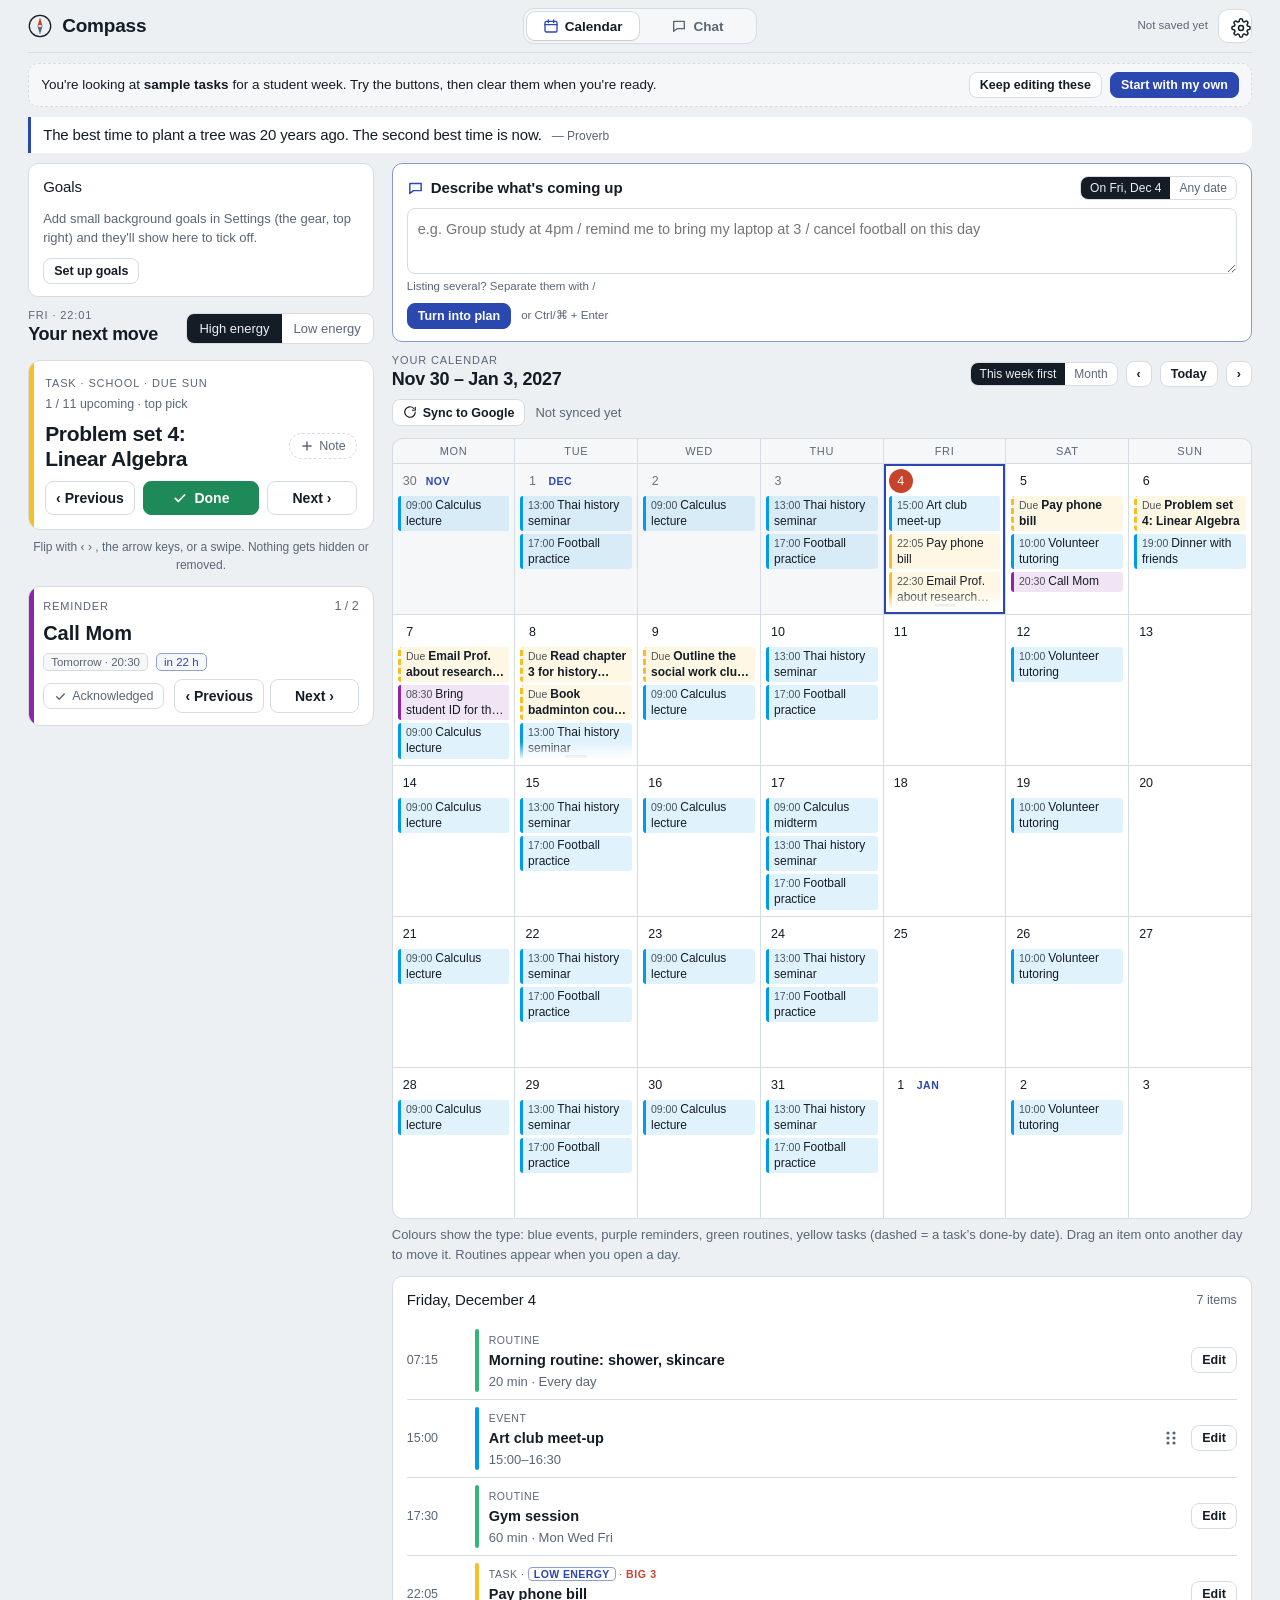
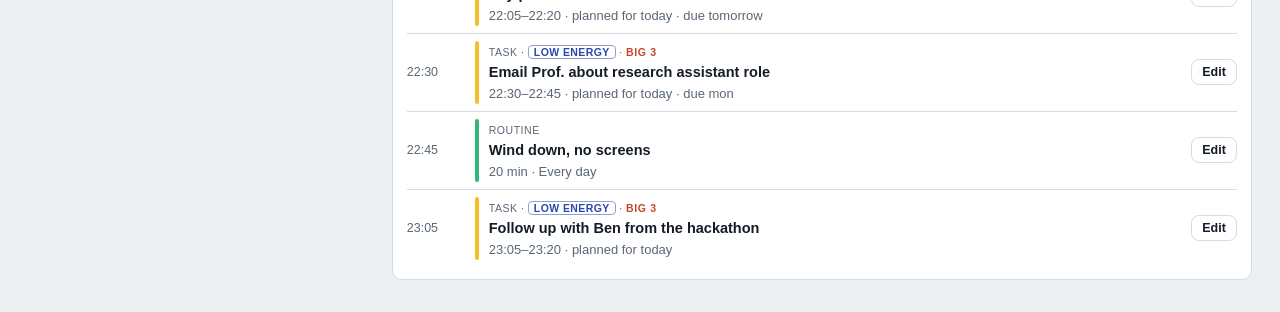
<file: Compass Gen AI Single Page Set up/index.html>
<!DOCTYPE html><html><head><meta charset=utf8><meta name=viewport content="width=device-width,initial-scale=1,viewport-fit=cover"><style>:root{color-scheme:light;box-sizing:border-box;padding-top:env(safe-area-inset-top,0px);padding-bottom:env(safe-area-inset-bottom,0px)}html{scroll-padding-top:env(safe-area-inset-top,0px)}body{margin:0;padding:0;font:14px -apple-system,BlinkMacSystemFont,sans-serif;background:#fff;color:#000}img{max-width:100%}[hidden]:not([hidden=until-found i]){display:none!important}</style></head><body>
<title>Compass One Page</title>
<style>
/* Layout: one page. Laptop: three columns (Now | Calendar | Describe & lists). Phone: stacked, with jump links. Setup lives behind the gear. */
:root{
  --bg:#EDF0F3; --surface:#FFFFFF; --surface-2:#F5F7F9; --ink:#141C26; --muted:#5A6676; --line:#D6DCE3;
  --accent:#2B47B0; --accent-ink:#FFFFFF; --needle:#C8432B; --good:#1E8A5A; --warn:#B7791F;
  --a-academia:#3E6FD8; --a-sports:#1F9D6B; --a-arts:#A64FC0; --a-social:#C9821A; --a-people:#D9506F; --a-finance:#7F7A2A; --a-health:#2696AA; --a-growth:#6A58D8;
  /* item-type colours: the same hex values are used in Google Calendar and suggested for Apple Calendar */
  --t-event:#039BE5; --t-reminder:#8E24AA; --t-deadline:#D50000; --t-routine:#33B679; --t-task:#F6BF26;
  --f-display:"Helvetica Neue", Helvetica, Arial, sans-serif;
  --f-body:"Helvetica Neue", Helvetica, Arial, sans-serif;
  --f-mono:"Helvetica Neue", Helvetica, Arial, sans-serif; /* labels and times: same family, tabular figures */
  --r:10px;
}
@media (prefers-color-scheme: dark){:root:not([data-theme="light"]){
  --bg:#0F141A; --surface:#18202A; --surface-2:#1D2632; --ink:#E5EAF0; --muted:#98A4B2; --line:#2B3644;
  --accent:#8FA5FF; --accent-ink:#0F141A; --needle:#FF7B5E; --good:#4CC28A; --warn:#E6AE52;
  --a-academia:#6F98F0; --a-sports:#43C08C; --a-arts:#C77FDC; --a-social:#E6A447; --a-people:#F07A95; --a-finance:#B8B25A; --a-health:#4DBFD2; --a-growth:#9586F0;
  color-scheme:dark }}
:root[data-theme="dark"]{
  --bg:#0F141A; --surface:#18202A; --surface-2:#1D2632; --ink:#E5EAF0; --muted:#98A4B2; --line:#2B3644;
  --accent:#8FA5FF; --accent-ink:#0F141A; --needle:#FF7B5E; --good:#4CC28A; --warn:#E6AE52;
  --a-academia:#6F98F0; --a-sports:#43C08C; --a-arts:#C77FDC; --a-social:#E6A447; --a-people:#F07A95; --a-finance:#B8B25A; --a-health:#4DBFD2; --a-growth:#9586F0;
  color-scheme:dark }
*{box-sizing:border-box}
body{background:var(--bg);color:var(--ink);font-family:var(--f-body);font-weight:400;font-size:15px;line-height:1.5;font-variant-numeric:tabular-nums;-webkit-font-smoothing:antialiased}
.wrap{max-width:1680px;margin:0 auto;padding-inline:clamp(12px,2.2vw,32px);padding-block:0 64px}
header.top{display:flex;align-items:center;justify-content:space-between;gap:12px;padding-block:18px 10px;flex-wrap:wrap}
.brand{display:flex;align-items:center;gap:10px}
.brand h1{font-family:var(--f-display);font-weight:800;font-size:22px;letter-spacing:-.01em;margin:0}
.brand svg{flex:none}
.status{font-family:var(--f-mono);font-size:11.5px;color:var(--muted)}
nav.tabs{position:sticky;top:env(safe-area-inset-top,0px);z-index:5;background:var(--bg);display:grid;grid-template-columns:repeat(3,1fr);gap:4px;padding-block:8px;border-bottom:1px solid var(--line)}
nav.tabs button{font:500 13px var(--f-body);color:var(--muted);background:none;border:0;padding:8px 2px;border-radius:8px;cursor:pointer}
nav.tabs button[aria-selected="true"]{color:var(--ink);background:var(--surface);box-shadow:0 0 0 1px var(--line)}
nav.tabs button:focus-visible,button:focus-visible,input:focus-visible,select:focus-visible{outline:2px solid var(--accent);outline-offset:2px}
section.view{padding-block:18px 0;display:grid;gap:16px}
h2{font-family:var(--f-display);font-weight:700;font-size:21px;margin:0;text-wrap:balance;letter-spacing:-.015em}
h3{font-family:var(--f-display);font-weight:500;font-size:16px;margin:0;letter-spacing:-.005em}
.eyebrow{font:500 11px var(--f-mono);letter-spacing:.08em;text-transform:uppercase;color:var(--muted)}
.muted{color:var(--muted)}
.small{font-size:13px}
.row{display:flex;gap:8px;flex-wrap:wrap;align-items:center}
.between{justify-content:space-between}
.quote{margin:0 0 4px;padding:14px 16px 12px;border-left:3px solid var(--accent);background:var(--surface);border-radius:0 var(--r) var(--r) 0;display:grid;gap:4px}
.quote blockquote{margin:0;font:300 19px/1.4 var(--f-display);letter-spacing:-.01em;text-wrap:pretty}
.quote figcaption{font-size:13px;color:var(--muted)}
.quote figcaption::before{content:"— "}
.q-list{display:grid;border:1px solid var(--line);border-radius:8px;max-height:380px;overflow-y:auto}
.q-row{display:grid;grid-template-columns:auto 1fr auto;gap:10px;align-items:center;padding:9px 12px;border-bottom:1px solid var(--line)}
.q-row:last-child{border-bottom:0}
.q-row.off .q-txt{opacity:.5}
.q-row.editing{grid-template-columns:1fr;background:var(--surface-2)}
.q-txt{display:grid;gap:2px;min-width:0;overflow-wrap:anywhere;font-size:14px}
.q-on input{width:18px;height:18px;accent-color:var(--accent);cursor:pointer}
.q-fields,.q-add{display:grid;gap:8px}
textarea.q-ta{min-height:64px}
@media (max-width:520px){.q-row{grid-template-columns:auto 1fr}.q-btns{grid-column:2}}
.dchip-wrap{display:flex;flex-wrap:wrap;align-items:center;gap:4px 10px;margin:2px 0}
.dchip{display:inline-flex;align-items:center;gap:7px;font:600 15px var(--f-body);color:var(--ink);background:var(--surface-2);border:1px solid var(--line);border-radius:8px;padding:6px 10px;cursor:pointer}
.dchip:hover{border-color:var(--accent)}
.dchip.guess{border-color:var(--warn);background:color-mix(in srgb,var(--warn) 12%,var(--surface))}
.dchip.past{border-color:var(--needle);background:color-mix(in srgb,var(--needle) 10%,var(--surface))}
.gtag,.ptag{font:600 10px var(--f-mono);letter-spacing:.04em;text-transform:uppercase;border-radius:4px;padding:2px 5px;color:#fff}
.gtag{background:var(--warn)}.ptag{background:var(--needle)}
.gline{font-size:12.5px;color:var(--warn);display:block}
.gline .btn{margin-left:4px;vertical-align:middle}
.typeseg.dedit{background:var(--surface-2);padding-top:8px;border-radius:0}
.gd.sq{border-radius:0}
.gtip{position:fixed;z-index:60;pointer-events:none;background:var(--ink);color:var(--bg);font:500 12px var(--f-body);padding:4px 8px;border-radius:6px;white-space:nowrap;max-width:calc(100vw - 16px);overflow:hidden;text-overflow:ellipsis;box-shadow:0 4px 12px rgba(0,0,0,.18)}
.cal .gdots .gd{cursor:default}
.g-add .seg,.g-row.editing .seg{justify-self:start}
.g-sw.sq{border-radius:0}
.g-freq{font:500 10px var(--f-mono);letter-spacing:.05em;text-transform:uppercase;color:var(--muted);border:1px solid var(--line);border-radius:4px;padding:1px 5px;margin-left:4px;vertical-align:middle}
.g-group{display:grid;gap:8px}
.g-group+.g-group{border-top:1px solid var(--line);padding-top:12px}
.g-chip.wk{border-radius:9px}
.g-chip.wk .g-done{border-radius:7px}
.g-sub{font:500 11px var(--f-mono);letter-spacing:.06em;text-transform:uppercase;color:var(--muted);padding:8px 12px 4px;background:var(--surface-2);border-bottom:1px solid var(--line)}
.g-row[data-gid]{grid-template-columns:auto auto 1fr auto;background:var(--surface);position:relative}
.g-grip{all:unset;box-sizing:border-box;width:28px;height:32px;display:grid;place-items:center;color:var(--muted);cursor:grab;touch-action:none;border-radius:6px}
.g-grip:hover{background:var(--surface-2);color:var(--ink)}
.g-grip:focus-visible{outline:2px solid var(--accent);outline-offset:1px}
.g-row.g-dragging{z-index:5;box-shadow:0 8px 24px rgba(0,0,0,.18);border-radius:8px;outline:1px solid var(--line)}
.g-row.g-dragging .g-grip{cursor:grabbing}
body.g-sorting{cursor:grabbing;user-select:none;-webkit-user-select:none}
.g-list{display:grid;border:1px solid var(--line);border-radius:8px;max-height:340px;overflow-y:auto;overscroll-behavior:contain}
.g-row{display:grid;grid-template-columns:auto 1fr auto;gap:10px;align-items:center;padding:9px 12px;border-bottom:1px solid var(--line)}
.g-row:last-child{border-bottom:0}
.g-row.editing{grid-template-columns:1fr;background:var(--surface-2)}
.g-sw{width:14px;height:14px;border-radius:50%;background:var(--c)}
.g-label{min-width:0;overflow-wrap:anywhere;font-size:14px}
.g-add{display:grid;gap:8px}
.swatches{display:flex;flex-wrap:wrap;gap:6px}
.sw{width:26px;height:26px;border-radius:50%;border:2px solid var(--surface);background:var(--c);box-shadow:0 0 0 1px var(--line);cursor:pointer;padding:0}
.sw[aria-checked="true"]{box-shadow:0 0 0 2px var(--ink)}
.sw:focus-visible{outline:2px solid var(--accent);outline-offset:2px}
.g-chips{display:flex;flex-wrap:wrap;gap:8px}
.g-chip{display:inline-flex;align-items:center;gap:8px;padding:5px 5px 5px 12px;border-radius:999px;border:1.5px solid var(--c);background:color-mix(in srgb,var(--c) 10%,var(--surface));font-weight:600;font-size:14px;max-width:100%;overflow:hidden;white-space:nowrap;transition:transform .25s cubic-bezier(.3,1.6,.5,1),opacity .35s ease,width .35s ease,padding .35s ease,margin .35s ease,border-width .35s ease}
.g-chip .g-label{overflow:hidden;text-overflow:ellipsis;font-size:14px}
.g-done{all:unset;box-sizing:border-box;width:28px;height:28px;border-radius:50%;display:grid;place-items:center;border:1.5px solid var(--c);color:transparent;background:var(--surface);cursor:pointer;flex:none;transition:background .2s,color .2s,transform .2s}
.g-done:hover{color:var(--c)}
.g-done:focus-visible{outline:2px solid var(--accent);outline-offset:2px}
.g-chip.popping{transform:scale(1.08);background:var(--c);color:#fff}
.g-chip.popping .g-done{background:#fff;color:var(--c);transform:scale(1.15)}
.g-chip.gone{transform:scale(.6);opacity:0;width:0!important;padding-left:0;padding-right:0;margin-right:-8px;border-width:0}
.g-spark{position:fixed;width:7px;height:7px;border-radius:50%;pointer-events:none;z-index:50;transform:translate(-50%,-50%);animation:gspark .75s cubic-bezier(.2,.7,.3,1) forwards}
@keyframes gspark{to{transform:translate(calc(-50% + var(--dx)),calc(-50% + var(--dy))) scale(.2);opacity:0}}
.g-today-dots{display:inline-flex;align-items:center;gap:3px}
.g-today-dots .nums{margin-left:6px}
.gd{width:8px;height:8px;border-radius:50%;flex:none;display:inline-block}
.g-all{margin:0;color:var(--good);font-weight:600}
.cal .nrow{display:flex;align-items:center;gap:4px;min-width:0}
.cal .gdots{display:flex;gap:2px;overflow:hidden;min-width:0}
.cal .gdots .gd{width:6px;height:6px}
@media (prefers-reduced-motion: reduce){.g-chip{transition:none}}
.panel{background:var(--surface);border:1px solid var(--line);border-radius:var(--r);padding:16px;display:grid;gap:12px;min-width:0}
.btn{font:600 14px var(--f-body);border:1px solid var(--line);background:var(--surface);color:var(--ink);padding:9px 14px;border-radius:8px;cursor:pointer}
.btn:hover{border-color:var(--muted)}
.btn.primary{background:var(--accent);color:var(--accent-ink);border-color:var(--accent)}
.btn.needle{background:var(--needle);color:#fff;border-color:var(--needle)}
.btn.ghost{background:none}
.btn.sm{font-size:12.5px;padding:5px 10px}
.chip{font:500 12.5px var(--f-body);border:1px solid var(--line);background:var(--surface);color:var(--ink);padding:5px 10px;border-radius:999px;cursor:pointer;display:inline-flex;align-items:center;gap:6px}
.chip[aria-pressed="true"]{background:var(--ink);color:var(--bg);border-color:var(--ink)}
.dot{width:8px;height:8px;border-radius:50%;flex:none;display:inline-block}
.tag{font:500 11.5px var(--f-mono);padding:2px 7px;border-radius:5px;background:var(--surface-2);color:var(--muted);border:1px solid var(--line);white-space:nowrap}
.tag.hot{color:var(--needle);border-color:color-mix(in srgb,var(--needle) 40%,var(--line))}
.tag.warm{color:var(--warn);border-color:color-mix(in srgb,var(--warn) 40%,var(--line))}
.tag.good{color:var(--good);border-color:color-mix(in srgb,var(--good) 40%,var(--line))}
.tag.cool{color:var(--accent);border-color:color-mix(in srgb,var(--accent) 40%,var(--line))}
input[type=text],input[type=number],input[type=date],input[type=time],select{font:15px var(--f-body);color:var(--ink);background:var(--surface);border:1px solid var(--line);border-radius:8px;padding:9px 11px;min-width:0}
input[type=text]{width:100%}
label.fld{display:grid;gap:6px;font-size:13px;color:var(--muted)}
.seg{display:inline-flex;border:1px solid var(--line);border-radius:8px;overflow:hidden;background:var(--surface)}
.seg button{font:500 13px var(--f-body);border:0;background:none;color:var(--muted);padding:7px 12px;cursor:pointer}
.seg button[aria-pressed="true"]{background:var(--ink);color:var(--bg)}
.banner{display:flex;gap:10px;align-items:center;justify-content:space-between;flex-wrap:wrap;background:var(--surface-2);border:1px dashed var(--line);border-radius:var(--r);padding:10px 14px;font-size:13.5px}

/* Now card */
.btn.done-btn{display:inline-flex;align-items:center;justify-content:center;gap:6px;background:var(--good);color:#fff;border-color:var(--good)}
.btn.done-btn:hover{filter:brightness(1.06)}
.now.finishing{transition:transform .3s cubic-bezier(.3,1.6,.5,1),background .3s,border-color .3s,opacity .38s ease;transform:scale(1.025);border-color:var(--good);background:color-mix(in srgb,var(--good) 12%,var(--surface))}
.now.finishing .deck-actions,.now.finishing .title,.now.finishing .meta{transition:opacity .25s}
.now.finishing.gone{transform:scale(.92) translateY(8px);opacity:0}
.done-stamp{position:absolute;left:50%;top:50%;margin:-34px 0 0 -34px;width:68px;height:68px;z-index:2;border-radius:50%;background:var(--good);color:#fff;display:grid;place-items:center;animation:stampIn .45s cubic-bezier(.3,1.7,.5,1) both;box-shadow:0 6px 18px color-mix(in srgb,var(--good) 40%,transparent)}
.done-stamp svg{width:36px;height:36px;stroke-dasharray:24;stroke-dashoffset:24;animation:drawCheck .35s .15s ease-out forwards}
@keyframes stampIn{from{transform:scale(0) rotate(-25deg)}to{transform:scale(1) rotate(0)}}
@keyframes drawCheck{to{stroke-dashoffset:0}}
@media (prefers-reduced-motion: reduce){.now.finishing{transition:none}}
.cat-dot{width:8px;height:8px;border-radius:50%;display:inline-block;flex:none}
.cat-dot.cat-school{background:#3949AB}.cat-dot.cat-extra{background:#00897B}.cat-dot.cat-personal{background:#C2185B}
.cat-label{display:inline-flex;align-items:center;gap:5px}
.task-body{display:grid;grid-template-columns:minmax(0,1fr) auto;gap:14px;align-items:start}
.task-body.has-note{grid-template-columns:minmax(0,1fr) minmax(0,1.1fr)}
.task-body .title{align-self:center}
.note-add{all:unset;box-sizing:border-box;display:inline-flex;align-items:center;gap:5px;font:500 12.5px var(--f-body);color:var(--muted);border:1px dashed var(--line);border-radius:999px;padding:5px 10px;cursor:pointer;white-space:nowrap}
.note-add:hover{color:var(--ink);border-color:var(--muted)}
.task-body .note-add{align-self:center}
.note-add:focus-visible{outline:2px solid var(--accent);outline-offset:2px}
.due-label.late{color:var(--needle)}
@media (max-width:380px){.task-body.has-note{grid-template-columns:1fr}}
.task-note{display:grid;gap:4px}
.task-note-in{width:100%;min-height:58px;resize:vertical;font:400 14px/1.45 var(--f-body);color:var(--ink);background:var(--surface-2);border:1px solid var(--line);border-radius:9px;padding:8px 10px;user-select:text;-webkit-user-select:text}
.task-note-in::placeholder{color:var(--muted)}
.task-note-in:focus{outline:2px solid var(--accent);outline-offset:1px;background:var(--surface)}
.task-note-foot{display:flex;justify-content:space-between;font-size:11.5px;color:var(--muted)}
.cat-pick{display:flex;flex-wrap:wrap;align-items:center;gap:6px;padding:8px 10px;border:1px dashed var(--warn);border-radius:10px;background:color-mix(in srgb,var(--warn) 8%,var(--surface))}
.cat-pick .btn{display:inline-flex;align-items:center;gap:6px}
.need-cat{font:600 10.5px var(--f-mono);letter-spacing:.04em;text-transform:uppercase;color:var(--warn)}
.need-cat-msg{color:var(--warn)}
.now{position:relative;background:var(--surface);border:1px solid var(--line);border-radius:14px;padding:22px 20px 18px;display:grid;gap:14px;overflow:hidden}
.now::before{content:"";position:absolute;inset:0 auto 0 0;width:5px;background:var(--area,var(--accent))}
.now .title{font-family:var(--f-display);font-weight:700;font-size:clamp(19px,4.2vw,24px);line-height:1.2;letter-spacing:-.015em;margin:0;text-wrap:balance}
.now .meta{display:flex;gap:8px;flex-wrap:wrap;align-items:center;font-size:13px;color:var(--muted)}
.actions{display:grid;grid-template-columns:1.4fr 1fr 1fr 1fr;gap:8px}
@media (max-width:480px){.actions{grid-template-columns:1fr 1fr 1fr}.actions .btn:first-child{grid-column:1/-1}}
.timer{font-family:var(--f-mono);font-size:clamp(44px,12vw,64px);font-weight:500;font-variant-numeric:tabular-nums;letter-spacing:-.02em;line-height:1}
.why{display:flex;gap:6px;flex-wrap:wrap}
.hush{font-size:13px;color:var(--muted);text-align:center}
.context{display:flex;gap:10px;align-items:center;font-size:13.5px;padding:10px 14px;border-radius:var(--r);background:var(--surface-2);border:1px solid var(--line)}

/* Timeline */
.tl{display:grid;gap:0}
.tl-row{display:grid;grid-template-columns:52px 4px 1fr auto;gap:12px;align-items:center;padding-block:9px;border-bottom:1px solid var(--line)}
.tl-row:last-child{border-bottom:0}
.tl-row .t{font:500 13px var(--f-mono);font-variant-numeric:tabular-nums;color:var(--muted)}
.tl-row .bar{align-self:stretch;border-radius:2px;background:var(--c,var(--line));min-height:22px}
.tl-row .body{min-width:0}
.tl-row .body b{font-weight:600;display:block;overflow-wrap:anywhere}
.tl-row.past{opacity:.5}
.tl-row.free .body{color:var(--muted);font-style:italic}
.big{font:700 10.5px var(--f-mono);color:var(--needle);letter-spacing:.06em}
.check{width:22px;height:22px;border-radius:6px;border:1.5px solid var(--muted);background:none;cursor:pointer;display:grid;place-items:center;color:var(--bg)}
.check[aria-pressed="true"]{background:var(--good);border-color:var(--good)}

/* lists */
.list{display:grid}
.li{display:grid;grid-template-columns:10px 1fr auto;gap:10px;align-items:center;padding-block:9px;border-bottom:1px solid var(--line)}
.li:last-child{border-bottom:0}
.li .txt{min-width:0}
.li .txt b{font-weight:500;overflow-wrap:anywhere}
.score{font:500 12px var(--f-mono);color:var(--muted);font-variant-numeric:tabular-nums}

/* areas */
.area-row{display:grid;grid-template-columns:minmax(0,1.3fr) minmax(0,2fr) auto;gap:12px;align-items:center;padding-block:8px;border-bottom:1px solid var(--line)}
.area-row:last-child{border-bottom:0}
.meter{height:8px;border-radius:4px;background:var(--surface-2);border:1px solid var(--line);position:relative;overflow:hidden}
.meter i{position:absolute;inset:0 auto 0 0;border-radius:4px}
.nums{font:500 12.5px var(--f-mono);font-variant-numeric:tabular-nums;color:var(--muted);white-space:nowrap}
.radar text{font:500 11px var(--f-body);fill:var(--muted)}
.grid2{display:grid;grid-template-columns:repeat(auto-fit,minmax(220px,1fr));gap:16px}
.cap{height:14px;border-radius:7px;background:var(--surface-2);border:1px solid var(--line);position:relative;overflow:hidden}
.cap i{position:absolute;inset:0 auto 0 0}
.cap .m{position:absolute;top:-3px;bottom:-3px;width:2px;background:var(--ink);opacity:.5}
.big-num{font-family:var(--f-display);font-weight:800;font-size:34px;line-height:1;font-variant-numeric:tabular-nums}
textarea{width:100%;min-height:120px;font:12px var(--f-mono);color:var(--ink);background:var(--surface-2);border:1px solid var(--line);border-radius:8px;padding:10px}
/* describe + focus */
textarea.ask{min-height:92px;font:15px/1.5 var(--f-body);background:var(--surface)}
.ai-badge{font:600 10.5px var(--f-mono);letter-spacing:.06em;color:var(--accent);border:1px solid color-mix(in srgb,var(--accent) 40%,var(--line));border-radius:4px;padding:1px 6px}
.thinking{font-size:13.5px;color:var(--muted);display:flex;gap:10px;align-items:center}
.thinking::before{content:"";width:10px;height:10px;border-radius:50%;background:var(--accent);opacity:.7}
@media (prefers-reduced-motion:no-preference){.thinking::before{animation:pulse 1s ease-in-out infinite alternate}@keyframes pulse{to{opacity:.15}}}
.prev{display:grid;grid-template-columns:auto 10px 1fr;gap:10px;align-items:start;padding-block:10px;border-bottom:1px solid var(--line)}
.prev:last-child{border-bottom:0}
.prev input[type=checkbox]{width:18px;height:18px;margin-top:2px;accent-color:var(--accent)}
.prev .dot{margin-top:7px}
.prev .txt{min-width:0;display:grid;gap:3px}
.prev .txt b{font-weight:600;overflow-wrap:anywhere}
.prev.off .txt{opacity:.45}
.diff{display:grid;grid-template-columns:auto 1fr auto;gap:10px;align-items:center;padding-block:7px;border-bottom:1px solid var(--line)}
.diff:last-child{border-bottom:0}
.diff .mv{font:600 12.5px var(--f-mono);font-variant-numeric:tabular-nums;min-width:58px}
.up{color:var(--good)}.down{color:var(--needle)}
.focusbar{display:flex;gap:10px;align-items:center;justify-content:space-between;flex-wrap:wrap;font-size:13.5px;padding:9px 14px;border-radius:var(--r);border:1px solid color-mix(in srgb,var(--accent) 45%,var(--line));background:color-mix(in srgb,var(--accent) 7%,var(--surface))}
details.manual>summary{cursor:pointer;font:600 14px var(--f-body);list-style:none;display:flex;justify-content:space-between}
details.manual>summary::after{content:"+";color:var(--muted)}
details.manual[open]>summary::after{content:"–"}
details.manual[open]{gap:12px}

/* tools */
.tools{display:grid;gap:12px}
/* Calendar tab: month grid on the left, the add/review tools in a side column that stays in view */
.cal-main{display:grid;gap:12px;min-width:0}
.cal-day{min-width:0;display:grid;gap:12px}
.cal-side .tools{display:grid;gap:10px}
.cal-side .tool-tabs{grid-template-columns:repeat(3,minmax(0,1fr));gap:6px}
.cal-side .tool-tab{padding:9px 10px;grid-template-columns:auto 1fr;column-gap:7px}
.cal-side .tool-tab .tt-hint{display:none}
.cal-side .tool-tab .tt-label{font-size:13px;line-height:1.25}
.cal-side .tool-tab svg{width:17px;height:17px}
.cal-side .tool-tab[aria-selected="true"]::after{display:none}
.cal-side .tools>.row h3{display:none}
.tool-tabs{display:grid;grid-template-columns:repeat(4,minmax(0,1fr));gap:8px}
@media (max-width:620px){.tool-tabs{grid-template-columns:repeat(2,minmax(0,1fr))}}
.tool-tab{font:inherit;text-align:left;display:grid;grid-template-columns:auto 1fr;grid-template-rows:auto auto;column-gap:10px;row-gap:2px;align-items:start;padding:12px;border-radius:var(--r);border:1px solid var(--line);background:var(--surface);color:var(--ink);cursor:pointer;min-width:0;position:relative;transition:border-color .15s,background .15s}
.tool-tab svg{grid-row:1/3;color:var(--muted);margin-top:1px}
.tool-tab .tt-label{font:600 14px/1.25 var(--f-body);overflow-wrap:anywhere}
.tool-tab .tt-hint{font-size:12px;line-height:1.35;color:var(--muted);grid-column:2}
.tool-tab .tt-count{font:500 11px var(--f-mono);color:var(--muted);background:var(--surface-2);border:1px solid var(--line);border-radius:999px;padding:0 6px;margin-left:2px}
.tool-tab:hover{border-color:var(--muted)}
.tool-tab[aria-selected="true"]{border-color:var(--accent);background:color-mix(in srgb,var(--accent) 8%,var(--surface));box-shadow:inset 0 0 0 1px var(--accent)}
.tool-tab[aria-selected="true"] svg{color:var(--accent)}
.tool-tab[aria-selected="true"]::after{content:"";position:absolute;left:50%;bottom:-9px;width:12px;height:12px;background:var(--surface);border-right:1px solid var(--accent);border-bottom:1px solid var(--accent);transform:translateX(-50%) rotate(45deg)}
@media (max-width:620px){.tool-tab[aria-selected="true"]::after{display:none}}
.tool-body{border-color:color-mix(in srgb,var(--accent) 35%,var(--line))}
.segno{font:600 10.5px var(--f-mono);color:var(--accent-ink);background:var(--accent);border-radius:4px;padding:0 5px;margin-right:6px;letter-spacing:0}
.gsync{display:inline-flex;gap:10px;align-items:center;flex-wrap:wrap}
.typeseg{display:flex;align-items:center;gap:8px;flex-wrap:wrap;padding:0 0 10px 46px;margin-top:-4px;border-bottom:1px solid var(--line)}
.seg.sm button{font-size:12px;padding:4px 9px}
.prev:has(+ .typeseg){border-bottom:0}
.cal-map{display:grid;border:1px solid var(--line);border-radius:8px}
.cal-map-row{display:grid;grid-template-columns:14px 1fr auto;gap:10px;align-items:center;padding:8px 12px;border-bottom:1px solid var(--line);font-size:14px}
.cal-map-row:last-child{border-bottom:0}
.swatch{width:12px;height:12px;border-radius:3px}
.sw-event{background:var(--t-event)}.sw-reminder{background:var(--t-reminder)}.sw-deadline{background:var(--t-deadline)}.sw-routine{background:var(--t-routine)}.sw-task{background:var(--t-task)}
.legend{display:flex;flex-wrap:wrap;gap:6px 14px;font-size:12.5px;color:var(--muted);margin-top:-6px}
.legend .lg{display:inline-flex;align-items:center;gap:6px}
.legend .dot{width:10px;height:10px;border-radius:3px}
.agenda-row .acts{align-items:center}
.rem-card{padding:16px 18px 14px;gap:10px;touch-action:pan-y}
.rem-card::before{background:var(--area)}
.rem-title{font-family:var(--f-display);font-weight:700;font-size:clamp(19px,4.4vw,24px);line-height:1.2;margin:0;text-wrap:balance}
.rem-actions{display:flex;align-items:center;justify-content:space-between;gap:10px;flex-wrap:wrap}
.rem-nav{display:grid;grid-template-columns:1fr 1fr;gap:6px;flex:0 1 230px;min-width:176px;margin-left:auto}
.rem-actions{flex-wrap:nowrap}
@media (max-width:340px){.rem-actions{flex-wrap:wrap}}
.rem-nav .btn{white-space:nowrap;padding-inline:10px}
.btn.rem-ack{display:inline-flex;align-items:center;gap:5px;font-size:12.5px;font-weight:500;color:var(--muted);background:transparent;border-color:var(--line)}
.btn.rem-ack:hover{color:var(--area);border-color:var(--area)}
.deck-actions{display:grid;grid-template-columns:1fr 1.3fr 1fr;gap:8px}
.deck-actions .btn{white-space:nowrap;padding-inline:8px}
#nowCard{touch-action:pan-y;user-select:none}
@media (prefers-reduced-motion:no-preference){
  .now.card-next{animation:inR .22s ease-out}.now.card-prev{animation:inL .22s ease-out}
  @keyframes inR{from{transform:translateX(18px);opacity:.4}to{transform:none;opacity:1}}
  @keyframes inL{from{transform:translateX(-18px);opacity:.4}to{transform:none;opacity:1}}}
.en{font:600 10.5px var(--f-mono);letter-spacing:.04em;text-transform:uppercase;padding:0 5px;border-radius:4px;border:1px solid var(--line)}
.en-high{color:var(--needle);border-color:color-mix(in srgb,var(--needle) 40%,var(--line))}
.en-low{color:var(--accent);border-color:color-mix(in srgb,var(--accent) 40%,var(--line))}
.feed{max-height:460px;overflow-y:auto;border:1px solid var(--line);border-radius:8px;background:var(--surface);overscroll-behavior:contain}
.feed.feed-open{max-height:none}
.feed:focus-visible{outline:2px solid var(--accent)}
.feed-day{position:sticky;top:0;z-index:1;background:var(--surface-2);border-bottom:1px solid var(--line);padding:5px 12px;font:500 11px var(--f-mono);letter-spacing:.06em;text-transform:uppercase;color:var(--muted)}
.feed-row{display:grid;grid-template-columns:4px 1fr auto;gap:12px;align-items:center;padding:9px 12px;border-bottom:1px solid var(--line)}
.feed-row:last-child{border-bottom:0}
.feed-row .bar{align-self:stretch;border-radius:2px;background:var(--c)}
.feed-row .body{display:grid;gap:2px;min-width:0}
.feed-row .body b{font-weight:600;overflow-wrap:anywhere}
.tl-row.noact{grid-template-columns:52px 4px 1fr}
.li.noact{grid-template-columns:10px 1fr}
.ptiming{gap:6px 14px}
.typeseg:has(+ .ptiming){border-bottom:0;padding-bottom:4px}
.ptiming label{display:inline-flex;align-items:center;gap:5px;flex-wrap:wrap}
.ptiming input{font-size:13px;padding:4px 6px}
.ptiming input[type=number]{width:70px}
/* calendar */
.cal{display:grid;grid-template-columns:repeat(7,minmax(0,1fr));border:1px solid var(--line);border-radius:var(--r);overflow:hidden;background:var(--line);gap:1px}
.cal .hd{background:var(--surface-2);font:500 11px var(--f-mono);letter-spacing:.06em;text-transform:uppercase;color:var(--muted);padding:6px;text-align:center}
.cal button.day{all:unset;box-sizing:border-box;background:var(--surface);height:var(--rowh,150px);padding:5px;display:flex;flex-direction:column;gap:3px;cursor:pointer;min-width:0}
.cal button.day:focus-visible{outline:2px solid var(--accent);outline-offset:-2px}
.cal .day.other{background:var(--surface-2)}
.cal .day.other .n{opacity:.45}
.cal .day.past{background:var(--surface-2)}
.cal .day.past .n{opacity:.6}
.cal .mlabel{font:600 10.5px var(--f-mono);letter-spacing:.05em;text-transform:uppercase;color:var(--accent)}
.cal .day .n{font:500 12.5px var(--f-mono);font-variant-numeric:tabular-nums;width:24px;height:24px;display:grid;place-items:center;border-radius:50%}
.cal .day.today .n{background:var(--needle);color:#fff}
.cal .day.sel{box-shadow:inset 0 0 0 2px var(--accent)}
.cal .ent{font-size:11.5px;line-height:1.3;padding:2px 5px;border-radius:3px;white-space:normal;overflow:hidden;overflow-wrap:break-word;word-break:normal;display:-webkit-box;-webkit-box-orient:vertical;-webkit-line-clamp:2;line-clamp:2;border-left:3px solid var(--c);background:color-mix(in srgb,var(--c) 12%,transparent)}
.cal .ent.due{border-left-style:dashed;font-weight:600}
.cal .more{font:500 10.5px var(--f-mono);color:var(--muted);padding-left:4px}
/* the month grid uses the full window width on big screens so each day can show more */
@media (min-width:1100px){.cal .ent{font-size:12px}}
.cal .ents{display:block;min-height:0;flex:1;overflow:hidden;position:relative}
.cal .ents-in{display:flex;flex-direction:column;gap:3px;will-change:transform}
.cal .ents.more-below{-webkit-mask-image:linear-gradient(#000 calc(100% - 18px),transparent);mask-image:linear-gradient(#000 calc(100% - 18px),transparent)}
.cal .ents.stretching{-webkit-mask-image:none;mask-image:none}
.cal .ents-in.snap{transition:transform .65s cubic-bezier(.3,1.7,.5,1)}
.cal .ents.more-below::after{content:"";position:absolute;left:50%;bottom:2px;width:22px;height:3px;margin-left:-11px;border-radius:2px;background:var(--muted);opacity:.45}
.cal .ents.grabbing{cursor:grabbing}
.cal .ents.stretching::after{opacity:0}
.cal .ents-in>*{flex:none}
.avail-link{font-family:var(--f-mono);overflow-wrap:anywhere;user-select:all;-webkit-user-select:all;background:var(--surface-2);border:1px solid var(--line);border-radius:6px;padding:6px 8px}
a.btn{text-decoration:none;display:inline-flex;align-items:center}
.cal-size{display:flex;flex-wrap:wrap;align-items:center;gap:10px}
.cal-size .step{display:inline-flex;align-items:center;gap:6px}
.cal-size .step .nums{min-width:56px;text-align:center}
.cal .ent .tm{font:500 10.5px var(--f-mono);opacity:.75;margin-right:3px}
.cal .dots{display:none;gap:3px;flex-wrap:wrap;padding-left:2px}
.cal .dots .dot{width:6px;height:6px}
@media (max-width:560px){.cal button.day{height:auto;min-height:54px;align-items:center}.cal .ents{display:none}.cal .ent,.cal .more{display:none}.cal .dots{display:flex}}
.agenda-row{display:grid;grid-template-columns:58px 4px 1fr auto;gap:12px;align-items:center;padding-block:9px;border-bottom:1px solid var(--line)}
.agenda-row:last-child{border-bottom:0}
.agenda-row .acts{display:flex;gap:6px}
.editor{display:grid;gap:12px;padding:14px;margin-block:8px;border:1px solid color-mix(in srgb,var(--accent) 45%,var(--line));border-radius:var(--r);background:color-mix(in srgb,var(--accent) 5%,var(--surface))}
.editor .grid{display:grid;grid-template-columns:repeat(auto-fit,minmax(140px,1fr));gap:10px}
.editor input[type=text],.editor input[type=date],.editor input[type=time],.editor input[type=number],.editor select{width:100%}
.editor .note{font-size:12.5px;color:var(--muted);margin:0}
.editor .err{font-size:13px;color:var(--needle);margin:0}
.editor label.chk{display:flex;gap:8px;align-items:center;font-size:14px;color:var(--ink)}
.agenda-row .t{font:500 12.5px var(--f-mono);color:var(--muted);font-variant-numeric:tabular-nums}
.agenda-row .bar{align-self:stretch;border-radius:2px;background:var(--c);min-height:22px}
.agenda-row .body{min-width:0}
.agenda-row .body b{font-weight:600;overflow-wrap:anywhere}
.kind{font:500 10.5px var(--f-mono);letter-spacing:.05em;text-transform:uppercase;color:var(--muted)}
.toast-act{font:600 13px var(--f-body);color:var(--bg);background:none;border:1px solid color-mix(in srgb,var(--bg) 45%,transparent);border-radius:6px;padding:3px 10px;cursor:pointer;margin-left:12px;flex:none}
.toast{display:flex;align-items:center;}
.dragghost{position:fixed;left:0;top:0;z-index:40;pointer-events:none;background:var(--ink);color:var(--bg);font:600 13px var(--f-body);padding:6px 10px;border-radius:7px;box-shadow:0 6px 20px rgba(0,0,0,.25);max-width:220px;white-space:nowrap;overflow:hidden;text-overflow:ellipsis}
body.dragging,body.dragging *{cursor:grabbing!important;user-select:none;-webkit-user-select:none}
.cal .ent[data-drag]{cursor:grab;touch-action:none}
.cal .day.droptarget{background:color-mix(in srgb,var(--needle) 12%,var(--surface));box-shadow:inset 0 0 0 2px var(--needle)}
.grip{all:unset;box-sizing:border-box;width:28px;height:32px;display:grid;place-items:center;border-radius:6px;color:var(--muted);cursor:grab;touch-action:none}
.grip:hover{background:var(--surface-2);color:var(--ink)}
.grip:focus-visible{outline:2px solid var(--accent)}
.toast{position:fixed;left:50%;bottom:calc(20px + env(safe-area-inset-bottom,0px));transform:translateX(-50%);background:var(--ink);color:var(--bg);padding:9px 16px;border-radius:8px;font-size:13.5px;z-index:20;max-width:calc(100% - 32px)}
@media (prefers-reduced-motion:no-preference){.now{animation:rise .25s ease-out}@keyframes rise{from{transform:translateY(4px)}to{transform:none}}}

/* ---------- one-page layout ---------- */
.topbar{position:sticky;top:env(safe-area-inset-top,0px);z-index:6;background:var(--bg);border-bottom:1px solid var(--line)}
.topbar header.top{padding-block:12px}
.top-right{display:flex;align-items:center;gap:10px;margin-left:auto}
.icon-btn{display:inline-grid;place-items:center;width:38px;height:38px;padding:0;border-radius:10px;color:var(--ink)}
.icon-btn svg{transition:transform .45s cubic-bezier(.3,1.4,.5,1)}
.icon-btn[aria-expanded="true"]{border-color:var(--accent);color:var(--accent)}
.icon-btn[aria-expanded="true"] svg{transform:rotate(60deg)}
nav.jump{display:none;grid-template-columns:repeat(3,1fr);gap:4px;padding-block:0 8px}
nav.jump button{font:500 13px var(--f-body);color:var(--muted);background:none;border:0;padding:8px 2px;border-radius:8px;cursor:pointer}
nav.jump button[aria-current="true"]{color:var(--ink);background:var(--surface);box-shadow:0 0 0 1px var(--line)}
.board{display:grid;gap:14px;padding-block:10px 0;grid-template-columns:minmax(0,1fr);align-items:start}
.col{display:grid;gap:12px;align-content:start;min-width:0;scroll-margin-top:64px}
.side-sec{display:grid;gap:10px;min-width:0;scroll-margin-top:76px}
.side-sec+.side-sec{margin-top:6px}
.side-head{display:flex;gap:10px;align-items:flex-start}
.side-head svg{flex:none;color:var(--accent);margin-top:3px}
.side-head h3{display:flex;align-items:center;gap:6px}
.side-head .small{margin:1px 0 0}
#col-tools .tools{gap:16px}

/* ---------- v2: two tabs (Calendar, Chat), compact ---------- */
body{font-size:14.5px}
.wrap{padding-block:0 32px}
.topbar header.top{display:grid;grid-template-columns:1fr auto 1fr;align-items:center;gap:10px;padding-block:8px}
.brand h1{font-size:19px}
.brand svg{width:24px;height:24px}
.top-right{justify-self:end;margin-left:0}
.icon-btn{width:34px;height:34px}
.tabs2{display:inline-grid;grid-template-columns:1fr 1fr;gap:3px;padding:3px;background:var(--surface-2);border:1px solid var(--line);border-radius:11px}
.tabs2 button{display:inline-flex;align-items:center;justify-content:center;gap:6px;font:600 13.5px var(--f-body);color:var(--muted);background:none;border:0;padding:6px 16px;border-radius:8px;cursor:pointer;min-width:110px}
.tabs2 button svg{flex:none}
.tabs2 button[aria-selected="true"]{background:var(--surface);color:var(--ink);box-shadow:0 1px 2px rgba(0,0,0,.08),0 0 0 1px var(--line)}
.tabs2 button[aria-selected="true"] svg{color:var(--accent)}
@media (max-width:560px){.brand h1,.status{display:none}.tabs2 button{min-width:0;padding:6px 14px}}
.panel{padding:12px 14px;gap:10px}
.now{padding:16px 16px 14px;gap:10px;border-radius:12px}
.now .title{font-size:clamp(17px,3.6vw,21px)}
.rem-card{padding:12px 14px 12px;gap:8px}
.rem-title{font-size:clamp(17px,3.8vw,20px)}
h2{font-size:18px}
h3{font-size:15px}
.btn{padding:8px 12px}
.hush{font-size:12px;margin:-4px 0 0}
.agenda-row{padding-block:7px;gap:10px}
.banner{margin-top:10px!important;padding:8px 12px}
#quoteStrip .quote{margin:10px 0 0;padding:8px 12px;display:flex;flex-wrap:wrap;align-items:baseline;gap:2px 10px}
#quoteStrip .quote blockquote{font-size:15px;line-height:1.35}
#quoteStrip .quote figcaption{font-size:12px}
@media (min-width:980px){
  .board{grid-template-columns:clamp(280px,27vw,360px) minmax(0,1fr);gap:18px}
  #col-now{grid-column:1;grid-row:1}
  #col-cal{grid-column:2;grid-row:1}
}
/* describe bar: always the first thing on the Calendar tab */
.describe-panel{gap:8px;border-color:color-mix(in srgb,var(--accent) 45%,var(--line))}
.describe-panel .dp-title{display:flex;align-items:center;gap:7px;font-weight:600}
.describe-panel .dp-title svg{color:var(--accent);flex:none}
.describe-panel textarea.ask{min-height:52px;transition:min-height .2s ease;font-size:14.5px}
.describe-panel textarea.ask:focus,.describe-panel textarea.ask.has-text{min-height:92px}
.describe-panel .dp-go{display:flex;align-items:center;gap:10px;flex-wrap:wrap}
.describe-panel .dp-go .kbd{font-size:11.5px;color:var(--muted)}
@media (max-width:560px){.describe-panel .dp-go .kbd{display:none}}
/* settings: lists live here now */
.setup-nav{position:sticky;top:-16px;z-index:2;background:var(--bg);display:flex;align-items:center;gap:6px;overflow-x:auto;overflow-y:hidden;padding:8px 0;margin-top:-8px;min-height:max-content;scrollbar-width:none}
.setup-nav::-webkit-scrollbar{display:none}
.setup-nav .chip{white-space:nowrap}
.setup-body>[id]{scroll-margin-top:52px}
/* chat */
#view-chat{padding-block:10px 0}
.chat-wrap{max-width:780px;margin:0 auto;display:flex;flex-direction:column;gap:10px;min-height:calc(100dvh - 76px)}
.chat-top{display:flex;justify-content:space-between;align-items:flex-start;gap:10px;flex-wrap:wrap}
.chat-top p{margin:2px 0 0}
.kb textarea.ask{min-height:96px;font-size:14px}
.chat-log{flex:1;display:flex;flex-direction:column;gap:8px;padding-bottom:4px}
.msg{display:flex}
.msg.user{justify-content:flex-end}
.bubble{max-width:min(86%,600px);padding:8px 12px;border-radius:14px;font-size:14.5px;line-height:1.45;background:var(--surface);border:1px solid var(--line);overflow-wrap:anywhere}
.bubble p{margin:0 0 6px}.bubble p:last-child{margin-bottom:0}
.bubble ul{margin:2px 0 6px;padding-left:18px}.bubble ul:last-child{margin-bottom:0}
.bubble li{margin:2px 0}
.msg.user .bubble{background:var(--accent);color:var(--accent-ink);border-color:var(--accent);border-bottom-right-radius:4px}
.msg.bot .bubble{border-bottom-left-radius:4px}
.msg-meta{font:500 10.5px var(--f-mono);letter-spacing:.04em;text-transform:uppercase;color:var(--muted);margin-top:4px}
.chat-empty{display:grid;gap:8px;padding:16px 0}
.suggest{display:flex;flex-wrap:wrap;gap:6px}
.typing{display:inline-flex;gap:4px;padding:4px 0}
.typing i{width:6px;height:6px;border-radius:50%;background:var(--muted);opacity:.5}
@media (prefers-reduced-motion:no-preference){.typing i{animation:tdot 1s ease-in-out infinite}.typing i:nth-child(2){animation-delay:.15s}.typing i:nth-child(3){animation-delay:.3s}@keyframes tdot{50%{opacity:1;transform:translateY(-2px)}}}
.chat-form{position:sticky;bottom:0;z-index:4;display:flex;gap:8px;align-items:flex-end;padding:8px 0 calc(10px + env(safe-area-inset-bottom,0px));background:var(--bg);border-top:1px solid var(--line)}
.chat-form textarea{flex:1;min-height:42px;max-height:150px;resize:none;font:15px/1.4 var(--f-body);color:var(--ink);background:var(--surface);border:1px solid var(--line);border-radius:12px;padding:10px 12px}
.chat-form textarea:focus{outline:2px solid var(--accent);outline-offset:1px}
.chat-form .btn{height:42px}
.legend-phone{display:none}
.day-more{justify-self:start}
@media (max-width:560px){.cal-legend{display:none}.legend-phone{display:block;margin-top:-4px}.legend-phone .legend{margin-top:0}}
/* settings drawer behind the gear */
.setup-scrim{position:fixed;inset:0;z-index:30;background:rgba(10,14,20,.38);opacity:0;pointer-events:none;transition:opacity .22s ease}
.setup{position:fixed;top:0;right:0;bottom:0;z-index:31;width:min(600px,100vw);background:var(--bg);border-left:1px solid var(--line);box-shadow:-14px 0 36px rgba(0,0,0,.18);display:flex;flex-direction:column;padding-top:env(safe-area-inset-top,0px);transform:translateX(100%);visibility:hidden;transition:transform .28s cubic-bezier(.2,.8,.3,1),visibility 0s linear .28s}
html.setup-open .setup{transform:none;visibility:visible;transition:transform .28s cubic-bezier(.2,.8,.3,1),visibility 0s}
html.setup-open .setup-scrim{opacity:1;pointer-events:auto}
html.setup-open{overflow:hidden}
.setup-head{display:flex;align-items:center;justify-content:space-between;gap:12px;padding:16px 18px 12px;border-bottom:1px solid var(--line)}
.setup-body{flex:1;overflow-y:auto;overscroll-behavior:contain;padding:16px 18px calc(36px + env(safe-area-inset-bottom,0px));display:grid;gap:16px;align-content:start}
@media (prefers-reduced-motion: reduce){.setup,html.setup-open .setup,.setup-scrim,.icon-btn svg{transition:none}}
</style>

<div class="wrap">
 <div class="topbar">
  <header class="top">
    <div class="brand">
      <svg width="28" height="28" viewBox="0 0 28 28" aria-hidden="true"><circle cx="14" cy="14" r="12.5" fill="none" stroke="var(--ink)" stroke-width="1.5"/><path d="M14 4 L17 14 L14 12.5 L11 14 Z" fill="var(--needle)"/><path d="M14 24 L11 14 L14 15.5 L17 14 Z" fill="var(--muted)"/></svg>
      <h1>Compass</h1>
    </div>
    <nav class="tabs2" role="tablist" aria-label="Views">
      <button type="button" role="tab" id="tab-calendar" data-a="tab" data-v="calendar" aria-controls="view-cal" aria-selected="true"><svg width="16" height="16" viewBox="0 0 24 24" fill="none" stroke="currentColor" stroke-width="2" stroke-linecap="round" stroke-linejoin="round" aria-hidden="true"><rect x="3" y="5" width="18" height="16" rx="2"/><path d="M3 10h18M8 3v4M16 3v4"/></svg>Calendar</button>
      <button type="button" role="tab" id="tab-chat" data-a="tab" data-v="chat" aria-controls="view-chat" aria-selected="false"><svg width="16" height="16" viewBox="0 0 24 24" fill="none" stroke="currentColor" stroke-width="2" stroke-linecap="round" stroke-linejoin="round" aria-hidden="true"><path d="M4 5h16v11H9l-5 4z"/></svg>Chat</button>
    </nav>
    <div class="top-right"><div class="status" id="status">Loading…</div><button type="button" class="btn icon-btn" id="gearBtn" data-a="openSetup" aria-label="Settings" aria-expanded="false" aria-controls="setup" title="Settings"><svg width="20" height="20" viewBox="0 0 24 24" fill="none" stroke="currentColor" stroke-width="1.8" stroke-linecap="round" stroke-linejoin="round" aria-hidden="true"><circle cx="12" cy="12" r="3"/><path d="M19.4 15a1.65 1.65 0 0 0 .33 1.82l.06.06a2 2 0 1 1-2.83 2.83l-.06-.06a1.65 1.65 0 0 0-1.82-.33 1.65 1.65 0 0 0-1 1.51V21a2 2 0 1 1-4 0v-.09A1.65 1.65 0 0 0 9 19.4a1.65 1.65 0 0 0-1.82.33l-.06.06a2 2 0 1 1-2.83-2.83l.06-.06A1.65 1.65 0 0 0 4.68 15a1.65 1.65 0 0 0-1.51-1H3a2 2 0 1 1 0-4h.09A1.65 1.65 0 0 0 4.6 9a1.65 1.65 0 0 0-.33-1.82l-.06-.06a2 2 0 1 1 2.83-2.83l.06.06A1.65 1.65 0 0 0 9 4.68a1.65 1.65 0 0 0 1-1.51V3a2 2 0 1 1 4 0v.09a1.65 1.65 0 0 0 1 1.51 1.65 1.65 0 0 0 1.82-.33l.06-.06a2 2 0 1 1 2.83 2.83l-.06.06A1.65 1.65 0 0 0 19.4 9a1.65 1.65 0 0 0 1.51 1H21a2 2 0 1 1 0 4h-.09a1.65 1.65 0 0 0-1.51 1z"/></svg></button></div>
  </header>
 </div>
  <div id="sampleBanner"></div>
  <main id="view-cal" role="tabpanel" aria-labelledby="tab-calendar">
    <div id="quoteStrip"></div>
    <div class="board">
      <section class="col" id="col-cal" aria-label="Describe and calendar"></section>
      <section class="col" id="col-now" aria-label="Goals, next task and reminders"></section>
    </div>
  </main>
  <main id="view-chat" role="tabpanel" aria-labelledby="tab-chat" hidden>
    <div class="chat-wrap">
      <div id="chatHead"></div>
      <div class="chat-log" id="chatLog" aria-live="polite"></div>
      <form class="chat-form" id="chatForm" autocomplete="off"><textarea id="chatIn" rows="1" maxlength="1000" aria-label="Ask about what's coming up" placeholder="Ask about what's coming up…"></textarea><button type="button" class="btn primary" id="chatSendBtn" data-a="chatSend">Send</button></form>
    </div>
  </main>
</div>
<div class="setup-scrim" data-a="closeSetup" aria-hidden="true"></div>
<aside class="setup" id="setup" role="dialog" aria-modal="true" aria-labelledby="setup-title" inert>
  <div class="setup-head"><div><div class="eyebrow">Lists &amp; settings</div><h2 id="setup-title">Settings</h2></div><button type="button" class="btn icon-btn" id="setupClose" data-a="closeSetup" aria-label="Close settings"><svg width="18" height="18" viewBox="0 0 24 24" fill="none" stroke="currentColor" stroke-width="2.2" stroke-linecap="round" aria-hidden="true"><path d="M6 6l12 12M18 6L6 18"/></svg></button></div>
  <div class="setup-body" id="setupBody"></div>
</aside>
<div id="toastHost"></div>

<script>
(function(){
"use strict";
/* ---------- constants & helpers ---------- */
const AREAS0=[
 {id:"academia",name:"Academia",target:20},{id:"sports",name:"Sports",target:6},
 {id:"arts",name:"Arts & Culture",target:3},{id:"social",name:"Social Work",target:3},
 {id:"people",name:"People",target:5},{id:"finance",name:"Finance",target:1},
 {id:"health",name:"Health & Care",target:6},{id:"growth",name:"Growth",target:3}];
const EFFORT={S:15,M:45,L:90};
const SIZE_LABEL={S:"15 min",M:"45 min",L:"90 min"};
const STAKES=["Nothing","Annoying","Serious"];
const DOW=["Sun","Mon","Tue","Wed","Thu","Fri","Sat"];
const $=(s,r=document)=>r.querySelector(s);
const pad=n=>String(n).padStart(2,"0");
const ymd=d=>d.getFullYear()+"-"+pad(d.getMonth()+1)+"-"+pad(d.getDate());
const addDays=(d,n)=>{const x=new Date(d);x.setDate(x.getDate()+n);return x};
const hm2min=s=>{if(!s)return 0;const[h,m]=s.split(":").map(Number);return h*60+(m||0)};
const min2hm=m=>{m=Math.max(0,Math.round(m));return pad(Math.floor(m/60)%24)+":"+pad(m%60)};
const nowMin=()=>{const d=new Date();return d.getHours()*60+d.getMinutes()};
const today=()=>ymd(new Date());
const uid=()=>Math.random().toString(36).slice(2,10);
const esc=s=>String(s??"").replace(/[&<>"']/g,c=>({"&":"&amp;","<":"&lt;",">":"&gt;",'"':"&quot;","'":"&#39;"}[c]));
const dowOf=ds=>new Date(ds+"T12:00").getDay();
const fmtHrs=m=>{const h=m/60;return (h>=10?Math.round(h):Math.round(h*10)/10)+"h"};
function weekStart(d=new Date()){const x=new Date(d);const k=(x.getDay()+6)%7;x.setDate(x.getDate()-k);x.setHours(0,0,0,0);return x}
function dueLabel(ds){
  const t=today(); if(ds<t)return "Overdue"; if(ds===t)return "Due today";
  if(ds===ymd(addDays(new Date(),1)))return "Due tomorrow";
  const diff=(new Date(ds+"T12:00")-new Date(t+"T12:00"))/864e5;
  if(diff<7)return "Due "+DOW[dowOf(ds)];
  const d=new Date(ds+"T12:00");return "Due "+d.getDate()+"/"+(d.getMonth()+1);
}

/* ---------- state ---------- */
let state=null, tab="now", store="memory", docRef=null, saveTimer=null, saving=Promise.resolve();
let nowCardId=null,nowCardPos=null,nowAnim=null,noteOpen=null;
let timer=null, draft=freshDraft(), showLate=false, ai=null, aiChecked=false;
let describe={text:"",busy:false,ctl:null,preview:null,changes:[],questions:[],error:"",fallback:false};
let focusUI={text:"",busy:false,ctl:null,result:null,error:"",undo:null};
let calEdit=null;
let calMonth=new Date(new Date().getFullYear(),new Date().getMonth(),1), calSel=ymd(new Date()), calRoll=0;
/* Two calendar layouts: "rolling" (default) puts this week on the top row; "month" follows the calendar month. */
const calRolling=()=>state.settings.calView!=="month";
const mondayOf=d=>{const x=new Date(d.getFullYear(),d.getMonth(),d.getDate());return addDays(x,-((x.getDay()+6)%7))};
const ROLL_WEEKS=5;
function rollStart(){return addDays(mondayOf(new Date()),calRoll*7)}
/* jump the calendar so a given date is on screen, in either layout */
function calJump(d){calMonth=new Date(d.getFullYear(),d.getMonth(),1);
  const s0=rollStart(),ds=ymd(d);if(ds<ymd(s0)||ds>=ymd(addDays(s0,ROLL_WEEKS*7)))calRoll=Math.round((mondayOf(d)-mondayOf(new Date()))/(7*864e5))}
let calTool="describe";
try{const t=localStorage.getItem("compass-tab");if(t)tab=(t==="areas"||t==="add")?"calendar":(t==="review"||t==="today")?"now":t;const ct=localStorage.getItem("compass-tool");if(ct)calTool=ct}catch(e){}

function R(title,area,days,time,minutes){return {id:uid(),kind:"routine",title,area,days,time,minutes,status:"open",doneDates:[],created:Date.now(),touched:Date.now()}}
function Rem(title,area,date,time){return {id:uid(),kind:"reminder",title,area,date,time,status:"open",created:Date.now(),touched:Date.now()}}
function F(title,area,effort,stakes,due,kind="flex",ageDays=0){const c=Date.now()-ageDays*864e5;return {id:uid(),kind,title,area,effort,stakes,due:due||null,status:"open",created:c,touched:c}}
function sampleState(){
  const t=new Date(),d=n=>ymd(addDays(t,n)),ws=ymd(weekStart()),all=[0,1,2,3,4,5,6];
  return normalize({v:1,sample:true,energy:"high",
    settings:{wake:"07:00",sleep:"23:30",peakStart:"09:00",peakEnd:"12:00",bigThree:3,parser:"claude"},
    areas:AREAS0.map(a=>({...a})),
    events:[
      {id:uid(),title:"Calculus lecture",area:"academia",days:[1,3],start:"09:00",end:"10:30",source:"manual"},
      {id:uid(),title:"Thai history seminar",area:"academia",days:[2,4],start:"13:00",end:"15:00",source:"manual"},
      {id:uid(),title:"Football practice",area:"sports",days:[2,4],start:"17:00",end:"19:00",source:"manual"},
      {id:uid(),title:"Volunteer tutoring",area:"social",days:[6],start:"10:00",end:"12:00",source:"manual"},
      {id:uid(),title:"Dinner with friends",area:"people",date:d(2),start:"19:00",end:"21:00",source:"manual"},
      {id:uid(),title:"Art club meet-up",area:"arts",date:d(0),start:"15:00",end:"16:30",source:"manual"},
      {id:uid(),title:"Calculus midterm",area:"academia",date:d(13),start:"09:00",end:"11:00",source:"manual"}],
    tasks:[
      R("Morning routine: shower, skincare","health",all,"07:15",20),
      R("Gym session","sports",[1,3,5],"17:30",60),
      R("Wind down, no screens","health",all,"22:45",20),
      R("Check spending","finance",[0],"20:00",15),
      Rem("Call Mom","people",d(1),"20:30"),
      Rem("Bring student ID for the library","academia",d(3),"08:30"),
      F("Problem set 4: Linear Algebra","academia","L",2,d(2)),
      F("Email Prof. about research assistant role","academia","S",1,d(3)),
      F("Pay phone bill","finance","S",2,d(1)),
      F("Reply to Mint about weekend plans","people","S",0,null),
      F("Outline the social work club proposal","social","M",1,d(5)),
      F("Read chapter 3 for history seminar","academia","M",1,d(4)),
      F("Book badminton court for Saturday","sports","S",0,d(4)),
      F("Follow up with Ben from the hackathon","people","S",0,null,"flex",25),
      F("Sketch session: three figure studies","arts","M",0,null,"growth"),
      F("Japanese: 20 new words","growth","S",0,null,"growth"),
      F("Organise old lecture notes","academia","M",0,null,"flex",30)],
    log:[["academia",900],["sports",300],["health",290],["people",200],["social",120],["finance",30],["growth",50],["arts",0]].map(([a,m])=>({area:a,min:m,date:ws,title:"Earlier this week"}))
  });
}
function normalize(s){
  if(s&&s.sample&&Array.isArray(s.tasks))s.tasks.forEach(t=>{if((t.kind==="flex"||t.kind==="growth")&&!t.cat)t.cat=guessCat(t.title)});
  s=s||{};s.v=1;s.settings=Object.assign({wake:"07:00",sleep:"23:30",peakStart:"09:00",peakEnd:"12:00",bigThree:3,parser:"claude"},s.settings||{});
  s.areas=Array.isArray(s.areas)&&s.areas.length?s.areas:AREAS0.map(a=>({...a}));
  s.tasks=(s.tasks||[]).map(t=>Object.assign({status:"open",stakes:0,effort:"M",kind:"flex",doneDates:[],created:Date.now(),touched:Date.now()},t));
  s.events=(s.events||[]).map(e=>e.created===undefined?{...e,created:0}:e);s.log=s.log||[];s.energy=s.energy||"high";s.focus=s.focus||null;s.gcal=s.gcal||null;s.dayPlan=s.dayPlan||null;s.migrations=s.migrations||[];
  const cutoff=ymd(addDays(new Date(),-56)); s.log=s.log.filter(l=>l.date>=cutoff);
  return s;
}
const area=id=>state.areas.find(a=>a.id===id)||{id,name:id||"Unsorted",target:0};
const TYPE_INFO={event:{name:"Event",g:"Peacock",hex:"#039BE5",colorId:"7"},reminder:{name:"Reminder",g:"Grape",hex:"#8E24AA",colorId:"3"},deadline:{name:"Deadline",g:"Tomato",hex:"#D50000",colorId:"11"},routine:{name:"Routine",g:"Sage",hex:"#33B679",colorId:"2"},task:{name:"Task",g:"Banana",hex:"#F6BF26",colorId:"5"}};
const typeKey=t=>t==="flex"||t==="growth"||!TYPE_INFO[t]?"task":t;
const typeColor=t=>`var(--t-${typeKey(t)})`;
const typeDot=t=>`<span class="dot" style="background:${typeColor(t)}" title="${TYPE_INFO[typeKey(t)].name}"></span>`;
function typeLegend(){return `<div class="legend" aria-label="Colour key">${["event","routine","reminder","task"].map(t=>`<span class="lg"><span class="dot" style="background:${typeColor(t)}"></span>${TYPE_INFO[t].name}s</span>`).join("")}</div>`}
const areaColor=id=>AREAS0.some(a=>a.id===id)?`var(--a-${id})`:"var(--muted)";

/* ---------- persistence ---------- */
function setStatus(){
  const m={cloud:"Saved to your account",local:"Saved in this browser only",memory:"Not saved yet"};
  $("#status").textContent=m[store]||"";
}
function persist(){
  try{localStorage.setItem("compass-one-state",JSON.stringify(state))}catch(e){}
  if(!docRef)return;
  clearTimeout(saveTimer);
  saveTimer=setTimeout(()=>{
    const body={json:JSON.stringify(state),savedAt:new Date().toISOString()};
    saving=saving.then(()=>docRef.set(body)).then(()=>{store="cloud";setStatus()}).catch(e=>{
      if(e&&e.code==="quota_exceeded")toast("Storage is full. Drop some old tasks in Review.");
      else {store="local";setStatus()}
    });
  },700);
}
function commit(){const n=Date.now();state.events.forEach(e=>{if(e.created===undefined)e.created=n});persist();render()}
async function initStore(){
  try{const raw=localStorage.getItem("compass-one-state");if(raw){state=normalize(JSON.parse(raw));store="local";render()}}catch(e){}
  try{
    const c=window.claude;
    if(c&&typeof c.use==="function"){
      const [db,user]=await Promise.all([c.use("db"),c.use("user")]);
      if(db&&user){
        const id=await user.id();
        if(id){
          docRef=db.doc("data/users/"+id+"/planner");
          const snap=await docRef.get();
          if(snap.exists){const b=snap.data();if(b&&b.json){state=normalize(JSON.parse(b.json))}else if(b&&b.state&&typeof b.state==="object"){state=normalize(b.state)}}
          store="cloud";afterLoad();render();return;
        }
      }
    }
  }catch(e){}
  afterLoad();render();setStatus();
}

/* ---------- scheduling logic ---------- */
function eventsOn(ds){const w=dowOf(ds);return state.events.filter(e=>e.date?e.date===ds:((e.days||[]).includes(w)&&(!e.until||e.until>=ds)&&(!e.from||e.from<=ds)&&!(e.skip||[]).includes(ds)))}
function routinesOn(ds){const w=dowOf(ds);return state.tasks.filter(t=>t.kind==="routine"&&t.status==="open"&&(t.days||[]).includes(w)&&!(t.skip||[]).includes(ds))}
const isWork=t=>t.kind==="flex"||t.kind==="growth";
/* Task timing: an exact length (minutes), an optional fixed slot {date,start,end}, an optional due time */
const durOf=t=>t&&t.fixed&&t.fixed.start&&t.fixed.end?Math.max(5,hm2min(t.fixed.end)-hm2min(t.fixed.start)):(t&&+t.minutes)||EFFORT[t&&t.effort]||45;
const durLabel=t=>{const m=durOf(t);return m<60?m+" min":m%60?Math.floor(m/60)+" h "+m%60+" min":m/60+" h"};
const effortFor=m=>m>=90?"L":m<=20?"S":"M";
const dueText=t=>t.due?dueLabel(t.due)+(t.dueTime?" by "+t.dueTime:""):"";
/* Every item needs High or Low energy. Untagged items get a sensible default until you choose. */
function guessEnergy(type,effort){if(type==="reminder"||type==="routine")return "low";if(type==="event")return "high";return effort==="S"?"low":"high"}
const energyOf=o=>o&&(o.energy==="high"||o.energy==="low")?o.energy:guessEnergy(o&&o.kind?(o.kind==="flex"||o.kind==="growth"?"task":o.kind):"event",o&&o.effort);
function energySegHTML(cur,action,extra){return `<div class="seg sm" role="group" aria-label="Energy this needs">${[["high","High"],["low","Low"]].map(([v,l])=>`<button type="button" data-a="${action}" data-v="${v}" ${extra||""} aria-pressed="${cur===v}">${l}</button>`).join("")}</div>`}
const enBadge=o=>{const e=energyOf(o);return `<span class="en en-${e}">${e} energy</span>`};
function remindersOn(ds){return state.tasks.filter(t=>t.kind==="reminder"&&t.status!=="dropped"&&t.date===ds)}
function deadlinesOn(ds){return state.tasks.filter(t=>isWork(t)&&t.status!=="dropped"&&t.due===ds)}
function openWork(){return state.tasks.filter(t=>isWork(t)&&t.status==="open")}
function activeFocus(){const f=state.focus;return f&&(!f.expires||f.expires>=today())?f:null}
function weekMinutes(areaId){const ws=ymd(weekStart());return state.log.filter(l=>l.area===areaId&&l.date>=ws).reduce((a,l)=>a+l.min,0)}
function areaPace(areaId){
  const a=area(areaId);if(!a.target)return 1;
  const dayIdx=((new Date().getDay()+6)%7)+1;
  const expected=a.target*60*(dayIdx/7);
  return weekMinutes(areaId)/Math.max(30,expected);
}
function inPeak(){const m=nowMin();return m>=hm2min(state.settings.peakStart)&&m<hm2min(state.settings.peakEnd)}
/* What's around you right now: a demanding event, routine or reminder that just ended or is about to start.
   Recomputed at most once a minute. */
let ctxCache={k:"",v:null};
function energyContext(){
  const ds=today(),m=nowMin(),k=ds+"|"+m+"|"+state.events.length+"|"+state.tasks.length;
  if(ctxCache.k===k)return ctxCache.v;
  const fixed=[...eventsOn(ds).map(e=>({o:e,s:hm2min(e.start),e:hm2min(e.end)})),
    ...routinesOn(ds).map(r=>({o:r,s:hm2min(r.time),e:hm2min(r.time)+(r.minutes||15)})),
    ...remindersOn(ds).filter(r=>r.status==="open").map(r=>({o:r,s:hm2min(r.time),e:hm2min(r.time)}))];
  const hi=fixed.filter(x=>energyOf(x.o)==="high");
  const after=hi.filter(x=>x.e<=m&&m-x.e<=60).sort((a,b)=>b.e-a.e)[0];
  const during=hi.find(x=>x.s<=m&&m<x.e);
  const before=hi.filter(x=>x.s>m&&x.s-m<=60).sort((a,b)=>a.s-b.s)[0];
  const lowNext=fixed.filter(x=>energyOf(x.o)==="low"&&x.s>m&&x.s-m<=60).sort((a,b)=>a.s-b.s)[0];
  const v=after?{mode:"recover",why:`Easing off after ${after.o.title}`}:during?{mode:"recover",why:`For after ${during.o.title}`}:before?{mode:"save",why:`Saving energy for ${before.o.title}`}:lowNext&&state.energy==="high"?{mode:"push",why:`Use your energy before ${lowNext.o.title}`}:null;
  ctxCache={k,v};return v;
}
/* ---------- task categories: School first, then Extracurricular, then Personal ---------- */
const CATS=[["school","School"],["extra","Extracurricular"],["personal","Personal"]];
const CAT_RANK={school:0,extra:1,personal:2};const CAT_PTS=CAT_RANK; /* kept name: membership check only */
const catName=c=>(CATS.find(x=>x[0]===c)||[null,"No category"])[1];
function guessCat(title){
  const s=String(title||"").toLowerCase();
  if(/\b(class|course|lecture|homework|hw|assignment|essay|exam|midterm|final|quiz|thesis|seminar|professor|prof|dr|ajarn|study|problem set|reading|report|paper|lab|tutorial|module|materials|chapter|grade|points|syllabus|uni|university|faculty)\b/.test(s))return "school";
  if(/\b(club|hackathon|competition|team|society|volunteer|isc|committee|dance|breaking|break|battle|cypher|sport|practice|training|rehearsal|pitch|recruit|hult|iccr|internship|application|community|event|organi[sz]e|meeting)\b/.test(s))return "extra";
  return "personal";
}
function catOf(t){return t&&CAT_RANK[t.cat]!==undefined?t.cat:null}
function catSegHTML(cur,action,extra){return `<div class="seg sm" role="group" aria-label="Category">${CATS.map(([v,l])=>`<button type="button" data-a="${action}" data-v="${v}" ${extra||""} aria-pressed="${cur===v}">${l}</button>`).join("")}</div>`}
const STAKE_OPTS=[[0,"Fine"],[1,"Annoying"],[2,"Serious"]];
function stakesSegHTML(cur,action,extra){return `<div class="seg sm" role="group" aria-label="If it's missed">${STAKE_OPTS.map(([v,l])=>`<button type="button" data-a="${action}" data-v="${v}" ${extra||""} aria-pressed="${(+cur||0)===v}">${l}</button>`).join("")}</div>`}
function score(t){
  /* What decides the order: energy fit, the done-by date (and how close it is), how serious it is, and its category. */
  let s=0;const why=[];
  const en=energyOf(t);
  if(en===state.energy){s+=20;why.push([`Fits your ${en} energy`,"good"])}else s-=20;
  let near=false;
  if(t.due){
    const h=(new Date(t.due+"T"+(t.dueTime||"23:59"))-Date.now())/36e5;
    if(h<0){s+=55;why.push(["Past its done-by date","hot"]);near=true}
    else if(h<3&&t.dueTime){s+=50;why.push([`Due by ${t.dueTime}`,"hot"]);near=true}
    else if(h<24){s+=42;why.push([t.dueTime?`Due today by ${t.dueTime}`:"Due today","hot"]);near=true}
    else if(h<48){s+=32;why.push(["Due tomorrow","warm"]);near=true}
    else if(h<168){s+=Math.round(26*(1-h/168))+6;why.push([dueLabel(t.due),"warm"])}
    else{s+=3;why.push([dueLabel(t.due),""])}
  }
  s+=[0,12,25][t.stakes||0];
  if(urgentSerious(t))why.unshift(["Serious and due now","hot"]);
  if(t.stakes===2){why.push(["Serious if missed","hot"]);if(near)s+=12}else if(t.stakes===1)why.push(["Annoying if missed",""]);
  const ctx=energyContext();
  if(ctx){
    if(ctx.mode==="push"){if(en==="high"){s+=6;why.push([ctx.why,"cool"])}}
    else if(en==="low"){s+=8;why.push([ctx.why,"cool"])}
    else s-=6;
  }
  const f=activeFocus();
  if(f){
    const adj=(f.taskAdjust||[]).find(x=>x.id===t.id);
    if(adj){s+=adj.points;why.unshift(["Focus: "+adj.reason,adj.points>0?"good":""])}
    else{const low=t.title.toLowerCase();const k=(f.keywords||[]).find(k=>k.word&&low.includes(String(k.word).toLowerCase()));if(k){s+=k.points;why.unshift([`Focus: "${k.word}"`,k.points>0?"good":""])}}
  }
  return {s,why};
}
/* Order on the Now tab:
   1. serious tasks that are overdue or due today, soonest first (whatever their category)
   2. other serious tasks: School, then Extracurricular, then Personal, then uncategorised
   3. everything else in the same category order
   Inside each category, the energy/deadline score decides. */
function dueAt(t){return t.due?new Date(t.due+"T"+(t.dueTime||"23:59")).getTime():Infinity}
function urgentSerious(t){return t.stakes===2&&!!t.due&&t.due<=today()}
function rankGroup(t){return urgentSerious(t)?0:t.stakes===2?1:2}
function rankCmp(a,b){
  const ga=rankGroup(a.t),gb=rankGroup(b.t);if(ga!==gb)return ga-gb;
  if(ga===0){const d=dueAt(a.t)-dueAt(b.t);if(d)return d}
  const ca=CAT_RANK[catOf(a.t)]??3,cb=CAT_RANK[catOf(b.t)]??3;if(ca!==cb)return ca-cb;
  return b.s-a.s;
}
function ranked(){return openWork().map(t=>({t,...score(t)})).sort(rankCmp)}
function deckList(){return ranked()}
function blocksOn(ds){
  const b=[];
  eventsOn(ds).forEach(e=>b.push({type:"event",start:hm2min(e.start),end:hm2min(e.end),title:e.title,area:e.area,ref:e}));
  routinesOn(ds).forEach(r=>b.push({type:"routine",start:hm2min(r.time),end:hm2min(r.time)+(r.minutes||15),title:r.title,area:r.area,ref:r,done:(r.doneDates||[]).includes(ds)}));
  return b.sort((a,c)=>a.start-c.start);
}
/* One row per task in a day's list: a timed entry (plan slot, set time, finished time) wins over its done-by marker */
function oneEach(items){
  const rank=x=>x.dueMarker?0:x.finished?1:2,best={};
  items.forEach(x=>{if(x.type!=="task"||!x.ref)return;const id=x.ref.id;if(!best[id]||rank(x)>rank(best[id]))best[id]=x});
  return items.filter(x=>x.type!=="task"||!x.ref||best[x.ref.id]===x);
}
function dayItems(ds){
  const b=blocksOn(ds);
  remindersOn(ds).forEach(r=>b.push({type:"reminder",start:hm2min(r.time||"09:00"),end:hm2min(r.time||"09:00"),title:r.title,area:r.area,ref:r,done:r.status==="done"}));
  deadlinesOn(ds).forEach(t=>b.push({type:"task",dueMarker:true,start:-1,end:-1,title:t.title,area:t.area,ref:t,done:t.status==="done"}));
  if(ds!==today())state.tasks.forEach(t=>{if(isWork(t)&&t.fixed&&t.fixed.date===ds){const a=hm2min(t.fixed.start),e=hm2min(t.fixed.end);b.push({type:"task",start:a,end:e,title:t.title,area:t.area,ref:t,done:t.status==="done",scheduled:true})}});
  state.tasks.forEach(t=>{if(isWork(t)&&t.status==="done"&&t.doneAt&&!(t.fixed&&t.fixed.date===ds)&&t.due!==ds&&ymd(new Date(t.doneAt))===ds&&!(ds===today()&&inTodayPlan(t.id))){const d=new Date(t.doneAt),m=d.getHours()*60+d.getMinutes();b.push({type:"task",start:m,end:m,title:t.title,area:t.area,ref:t,done:true,finished:true})}});
  return oneEach(b).sort((a,c)=>a.start-c.start);
}
function gapsOn(ds,from){
  const S=hm2min(state.settings.wake),E=hm2min(state.settings.sleep);
  let cur=Math.max(S,from??S);const gaps=[];
  blocksOn(ds).forEach(b=>{if(b.start>cur)gaps.push({s:cur,e:Math.min(b.start,E)});cur=Math.max(cur,b.end)});
  if(cur<E)gaps.push({s:cur,e:E});
  return gaps.filter(g=>g.e-g.s>=10);
}
/* ---------- today's plan (saved, so Now-tab actions don't reshuffle it) ----------
   state.dayPlan = {date, slots:{taskId:{start,end,big,removed?}}}
   A slot stays put once made. Finishing, dropping or hiding a task on the Now tab only changes how
   its slot looks. Only "Later" (Today/Calendar) and "Re-plan rest of day" move slots. */
let storeReady=false,planSaveTimer=null;
function planChanged(){if(!storeReady)return;clearTimeout(planSaveTimer);planSaveTimer=setTimeout(persist,400)}
function rankedAll(){ /* every open task, including ones hidden with "Not now"; shrink-steps stay out of the plan */
  return state.tasks.filter(t=>isWork(t)&&t.status==="open"&&!t.parent&&!t.fixed).map(t=>({t,...score(t)})).sort(rankCmp);
}
function slotGaps(ds,from,slots){
  let gaps=gapsOn(ds,from).map(g=>({...g}));
  Object.values(slots).forEach(sl=>{if(sl.removed)return;const a=sl.start,b=sl.end+10;
    gaps=gaps.flatMap(g=>{if(b<=g.s||a>=g.e)return [g];const out=[];if(a>g.s)out.push({s:g.s,e:a});if(b<g.e)out.push({s:b,e:g.e});return out})});
  return gaps.filter(g=>g.e-g.s>=10).sort((a,b)=>a.s-b.s);
}
function fillSlots(P,cands,from){
  const ds=P.date,gaps=slotGaps(ds,from,P.slots),ps=hm2min(state.settings.peakStart),pe=hm2min(state.settings.peakEnd),skipped=[];
  cands.forEach(({t})=>{
    const need=durOf(t),limit=t.due===ds&&t.dueTime?hm2min(t.dueTime):1e9;let g=null,st=null;
    if(effortFor(need)==="L"){g=gaps.find(x=>x.s<pe&&x.e>ps&&Math.max(x.s,ps)+need<=Math.min(x.e,limit));if(g)st=Math.max(g.s,ps)}
    if(!g){g=gaps.find(x=>x.s+need<=Math.min(x.e,limit));if(g)st=g.s}
    if(!g){skipped.push(t);return}
    P.slots[t.id]={start:st,end:st+need,big:false};
    const after={s:st+need+10,e:g.e};g.e=st;if(after.e-after.s>=10)gaps.push(after);gaps.sort((a,b)=>a.s-b.s);
  });
  return skipped;
}
function planToday(fromOverride){
  const ds=today();let P=state.dayPlan,changed=false;
  const isNew=!P||P.date!==ds;
  if(isNew)P=state.dayPlan={date:ds,slots:{}};
  /* tasks with a set time sit exactly where you put them */
  state.tasks.forEach(t=>{if(!isWork(t))return;const f=t.fixed,cur=P.slots[t.id];
    if(f&&f.date===ds){const st=hm2min(f.start),en=hm2min(f.end);if(!cur||cur.start!==st||cur.end!==en||cur.removed){P.slots[t.id]={start:st,end:en,big:cur?!!cur.big:false,fixed:true};changed=true;
      /* anything Compass had placed on top of this set time gets a new slot */
      Object.entries(P.slots).forEach(([oid,sl])=>{if(oid===t.id||sl.fixed||sl.removed)return;const o=state.tasks.find(x=>x.id===oid);if(o&&o.status==="open"&&sl.start<en&&sl.end>st)delete P.slots[oid]})}}
    else if(cur&&cur.fixed){delete P.slots[t.id];changed=true}});
  if(isNew){
    changed=true;
    const from=fromOverride!=null?fromOverride:Math.ceil(nowMin()/5)*5;
    const cands=rankedAll();fillSlots(P,cands,from);
    const bigN=state.settings.bigThree;let n=0;
    cands.forEach(({t})=>{if(n<bigN&&P.slots[t.id]){P.slots[t.id].big=true;n++}});
  }
  /* tasks added since the plan was made go into free time from now on */
  const fresh=rankedAll().filter(r=>!P.slots[r.t.id]);
  let skipped=[];
  if(fresh.length){const before=Object.keys(P.slots).length;skipped=fillSlots(P,fresh,Math.ceil(nowMin()/5)*5);if(Object.keys(P.slots).length!==before)changed=true}
  if(changed)planChanged();
  const placed=Object.entries(P.slots).map(([id,sl])=>{
    if(sl.removed)return null;const t=state.tasks.find(x=>x.id===id);if(!t||!isWork(t))return null;
    return {type:"task",start:sl.start,end:sl.end,title:t.title,area:t.area,ref:t,big:!!sl.big,planned:true,done:t.status==="done",dropped:t.status==="dropped"};
  }).filter(Boolean).sort((a,b)=>a.start-b.start);
  return {placed,skipped,bigIds:new Set(placed.filter(p=>p.big).map(p=>p.ref.id))};
}
function inTodayPlan(id){const P=state.dayPlan;return !!(P&&P.date===today()&&P.slots[id]&&!P.slots[id].removed)}
function planLater(id){
  const P=state.dayPlan,t=state.tasks.find(x=>x.id===id);if(!P||!t||!P.slots[id])return;
  const old=P.slots[id];delete P.slots[id];
  const from=Math.max(Math.ceil(nowMin()/5)*5,old.end+10);
  const sk=fillSlots(P,[{t}],from);
  if(sk.length){P.slots[id]={...old,removed:true};toast("No later slot today, so it's off today's plan.")}
  else{P.slots[id].big=old.big;toast("Moved to "+min2hm(P.slots[id].start)+".")}
  commit();
}
function replanRest(){
  const P=state.dayPlan;if(!P||P.date!==today()){planToday();render();return}
  const now=Math.ceil(nowMin()/5)*5,keepBig={};
  Object.entries(P.slots).forEach(([id,sl])=>{const t=state.tasks.find(x=>x.id===id);
    if(sl.removed||!t||(t.status==="open"&&sl.start>=now)){keepBig[id]=sl.big;delete P.slots[id]}});
  const cands=rankedAll().filter(r=>!P.slots[r.t.id]);fillSlots(P,cands,now);
  Object.keys(keepBig).forEach(id=>{if(P.slots[id]&&keepBig[id])P.slots[id].big=true});
  toast("Rest of today re-planned.");commit();
}
/* One-time repair: bring back tasks that "Drop" or "Not now" cleared from today before plans were saved */
function restoreClearedToday(){
  state.migrations=state.migrations||[];
  if(state.migrations.includes("restore-cleared-v17"))return 0;
  state.migrations.push("restore-cleared-v17");
  const ds=today();let n=0;
  state.tasks.forEach(t=>{
    if(!isWork(t)||!t.touched||ymd(new Date(t.touched))!==ds)return;
    let r=false;
    if(t.status==="dropped"){t.status="open";r=true}
    if(t.snoozeUntil&&t.snoozeUntil>Date.now()){delete t.snoozeUntil;r=true}
    if(r)n++;
  });
  /* rebuild today's plan from the start of the day so earlier slots come back too */
  if(!state.dayPlan||state.dayPlan.date!==ds||n){state.dayPlan=null;planToday(hm2min(state.settings.wake))}
  return n;
}
function purgeDropped(){
  state.migrations=state.migrations||[];
  if(state.migrations.includes("purge-dropped-v18"))return;
  state.migrations.push("purge-dropped-v18");
  state.tasks.filter(t=>t.status==="dropped").forEach(t=>removeTask(t.id));
}
function afterLoad(){
  storeReady=true;
  if(state.sample)return;
  const n=restoreClearedToday();
  purgeDropped();
  state.migrations=state.migrations||[];
  if(!state.migrations.includes("goal-order-v1")){state.migrations.push("goal-order-v1");
    const L=goals(),pick=re=>{const i=L.findIndex(g=>!isWeekly(g)&&re.test(g.label));return i<0?null:L.splice(i,1)[0]};
    const em=pick(/email|line|mycourseville/i),fin=pick(/financ/i);if(em)L.unshift(em);if(fin)L.unshift(fin)}
  persist();
  if(n)setTimeout(()=>toast(`Restored ${n} task${n>1?"s":""} cleared from today.`),300);
}
function logTime(areaId,min,title,tid){state.log.push({area:areaId,min:Math.round(min),date:today(),title,...(tid?{tid}:{})})}

/* ---------- actions ---------- */

/* ---------- finishing a task from the Now card: a short celebration, then it moves to Completed tasks ---------- */
let finishing=null;
function completeTask(id){
  const t=state.tasks.find(x=>x.id===id);if(!t||finishing)return;
  const card=document.getElementById("nowCard"),reduce=matchMedia("(prefers-reduced-motion: reduce)").matches;
  const finish=()=>{finishing=finishing||id;const title=t.title;act("done",id);finishing=null;
    toast(`Done: ${title}. It's in Completed tasks.`,"Undo",()=>{reopenTask(t);commit()})};
  if(!card||reduce){finish();return}
  finishing=id;
  const btn=card.querySelector('[data-a="nowDone"]'),r=(btn||card).getBoundingClientRect(),cx=r.left+r.width/2,cy=r.top+r.height/2;
  card.classList.add("finishing");
  const stamp=document.createElement("span");stamp.className="done-stamp";stamp.setAttribute("aria-hidden","true");
  stamp.innerHTML='<svg viewBox="0 0 24 24" fill="none" stroke="currentColor" stroke-width="2.4" stroke-linecap="round" stroke-linejoin="round"><path d="M5 12.5l4.5 4.5L19 7.5"/></svg>';
  card.appendChild(stamp);
  const cols=[typeColor("task"),"var(--good)","var(--surface)"];
  for(let i=0;i<22;i++){const p=document.createElement("span");p.className="g-spark";p.style.background=cols[i%3];p.style.left=cx+"px";p.style.top=cy+"px";
    const a=(Math.PI*2*i)/22+Math.random()*.3,dist=50+Math.random()*60;p.style.setProperty("--dx",Math.cos(a)*dist+"px");p.style.setProperty("--dy",Math.sin(a)*dist+"px");
    document.body.appendChild(p);setTimeout(()=>p.remove(),800)}
  setTimeout(()=>card.classList.add("gone"),520);
  setTimeout(finish,900);
}
function act(kind,id){
  const t=state.tasks.find(x=>x.id===id);if(!t)return;
  t.touched=Date.now();
  if(kind==="done"){
    let min=EFFORT[t.effort]||30;
    if(timer&&timer.id===id){min=Math.max(5,(Date.now()-timer.start)/6e4);timer=null}
    t.status="done";t.doneAt=Date.now();t.pin=false;if(nowCardId===id)nowCardId="__next__";logTime(t.area,min,t.title,t.id);
    if(!finishing&&kind==="done")toast("Done. "+fmtHrs(min)+" logged.");
  }else if(kind==="later"){t.snoozeUntil=Date.now()+2*36e5;t.pin=false;if(timer&&timer.id===id)timer=null;toast("Hidden for 2 hours.")}
  else if(kind==="drop"){const snap=snapshot();removeTask(id);toast("Removed for good.","Undo",()=>restore(snap))}
  else if(kind==="shrink"){
    const n=F("First 15 min: "+t.title.replace(/^First 15 min: /,""),t.area,"S",t.stakes,t.due,t.kind);n.pin=true;n.parent=t.id;
    state.tasks.push(n);toast("Smaller first step added.");
  }else if(kind==="start"){timer={id,start:Date.now(),mins:EFFORT[t.effort]||30}}
  else if(kind==="stop"){timer=null}
  commit();
}
/* Removing is permanent: the item is deleted, its slot in today's plan is freed, and it leaves every list. */
function removeTask(id){
  state.tasks=state.tasks.filter(x=>x.id!==id);
  const P=state.dayPlan;if(P&&P.slots&&P.slots[id])delete P.slots[id];
  if(timer&&timer.id===id)timer=null;
}
function reopenTask(t){
  t.status="open";delete t.doneAt;t.touched=Date.now();
  const i=state.log.map(l=>l.tid).lastIndexOf(t.id);if(i>=0)state.log.splice(i,1);
}

/* ---------- reminder deck on the Now tab: flip through open reminders, soonest first ---------- */
let remId=null,remAnim=null,remFinishing=false;
function remAt(r){return new Date(r.date+"T"+(r.time||"09:00")).getTime()}
function remList(){return state.tasks.filter(t=>t.kind==="reminder"&&t.status==="open"&&t.date).sort((a,b)=>remAt(a)-remAt(b))}
function remWhen(r){
  const at=remAt(r),now=Date.now(),mins=Math.round((at-now)/6e4),day=r.date===today()?"Today":r.date===ymd(addDays(new Date(),1))?"Tomorrow":fmtDate(r.date);
  let rel;if(mins<0){const ago=-mins;rel=ago<60?`${ago} min ago`:ago<1440?`${Math.round(ago/60)} h ago`:`${Math.round(ago/1440)} d ago`}
  else{const dd=Math.round((new Date(r.date+"T12:00")-new Date(today()+"T12:00"))/864e5);rel=dd===0?(mins<60?`in ${mins} min`:`in ${Math.round(mins/60)} h`):dd===1?`in ${Math.round(mins/60)} h`:`in ${dd} days`}
  return {line:`${day} · ${r.time||"09:00"}`,rel,missed:mins<0};
}
function flipRem(dir){const L=remList();if(L.length<2)return;let i=L.findIndex(x=>x.id===remId);if(i<0)i=0;i=(i+dir+L.length)%L.length;remId=L[i].id;remAnim=dir>0?"next":"prev";render();remAnim=null}
function remPanel(){
  const L=remList();
  if(!L.length)return `<div class="now rem-card" id="remCard" style="--area:${typeColor("reminder")}"><div class="eyebrow">Reminders</div><p class="rem-title muted">No reminders coming up.</p><p class="small muted" style="margin:0">Add one with Describe, e.g. “remind me to call Mom Sunday at 8pm”.</p></div>`;
  let i=L.findIndex(x=>x.id===remId);
  if(i<0){const now=Date.now();i=L.findIndex(x=>remAt(x)>=now-15*6e4);if(i<0)i=L.length-1}
  const r=L[i],w=remWhen(r),n=L.length;remId=r.id;
  return `<div class="now rem-card card-${remAnim||"in"}" id="remCard" style="--area:${typeColor("reminder")}">
    <div class="row between"><div class="eyebrow">Reminder</div><span class="nums" aria-live="polite">${i+1} / ${n}</span></div>
    <p class="rem-title">${esc(r.title)}</p>
    <div class="meta"><span class="tag">${esc(w.line)}</span><span class="tag ${w.missed?"hot":"cool"}">${w.missed?"Missed · ":""}${esc(w.rel)}</span></div>
    ${r.note?`<p class="small muted" style="margin:0">${esc(r.note)}</p>`:""}
    <div class="rem-actions"><button class="btn sm rem-ack" data-a="remDeckDone" data-id="${r.id}"><svg width="13" height="13" viewBox="0 0 24 24" fill="none" stroke="currentColor" stroke-width="2.6" stroke-linecap="round" stroke-linejoin="round" aria-hidden="true"><path d="M5 12.5l4.5 4.5L19 7.5"/></svg>Acknowledged</button><div class="rem-nav"><button class="btn" data-a="remFlip" data-v="-1" aria-label="Previous reminder" ${n<2?"disabled":""}>‹ Previous</button><button class="btn" data-a="remFlip" data-v="1" aria-label="Next reminder" ${n<2?"disabled":""}>Next ›</button></div></div>
  </div>`;
}
function finishRem(id){
  const t=state.tasks.find(x=>x.id===id);if(!t||remFinishing)return;
  const card=document.getElementById("remCard"),reduce=matchMedia("(prefers-reduced-motion: reduce)").matches;
  const L=remList(),i=L.findIndex(x=>x.id===id),next=L[i+1]||L[i-1];
  const fin=()=>{remFinishing=false;t.status="done";t.doneAt=Date.now();t.touched=Date.now();remId=next?next.id:null;commit();
    toast(`Acknowledged: ${t.title}.`,"Undo",()=>{t.status="open";delete t.doneAt;remId=t.id;commit()})};
  if(!card||reduce){fin();return}
  remFinishing=true;card.classList.add("finishing");setTimeout(()=>card.classList.add("gone"),380);setTimeout(fin,700);
}
function flipCard(dir){
  const r=deckList();if(r.length<2)return;
  let i=r.findIndex(x=>x.t.id===nowCardId);if(i<0)i=0;
  i=(i+dir+r.length)%r.length;nowCardId=r[i].t.id;nowCardPos=i;nowAnim=dir>0?"next":"prev";
  render();nowAnim=null;
}
function toggleRoutine(id,ds){
  const t=state.tasks.find(x=>x.id===id);if(!t)return;
  t.doneDates=t.doneDates||[];
  const i=t.doneDates.indexOf(ds);
  if(i>=0){t.doneDates.splice(i,1);const li=state.log.findIndex(l=>l.rid===id&&l.date===ds);if(li>=0)state.log.splice(li,1)}
  else{t.doneDates.push(ds);state.log.push({area:t.area,min:t.minutes||15,date:ds,title:t.title,rid:id})}
  t.doneDates=t.doneDates.filter(d=>d>=ymd(addDays(new Date(),-120)));
  commit();
}
function toast(msg,label,fn){const h=$("#toastHost");toast._fn=fn||null;h.innerHTML=`<div class="toast" role="status"><span>${esc(msg)}</span>${label?`<button class="toast-act" data-a="toastAct">${esc(label)}</button>`:""}</div>`;clearTimeout(toast._t);toast._t=setTimeout(()=>{h.innerHTML="";toast._fn=null},label?6000:2600)}

/* ---------- views ---------- */
let setupOpen=false;
tab=(()=>{try{return localStorage.getItem("compass-one-tab")==="chat"?"chat":"calendar"}catch(e){return "calendar"}})();
function setTab(v,keepScroll){tab=v==="chat"?"chat":"calendar";try{localStorage.setItem("compass-one-tab",tab)}catch(_){}
  render();if(!keepScroll)window.scrollTo({top:tab==="chat"?document.body.scrollHeight:0});
  if(tab==="chat"&&matchMedia("(pointer:fine)").matches){const i=$("#chatIn");if(i)i.focus({preventScroll:true})}}
const SCROLLERS=".feed,.g-list,.q-list,.setup-body";
function keepScroll(){const m=new Map(),seen={};document.querySelectorAll(SCROLLERS).forEach(el=>{const k=(el.getAttribute("aria-label")||el.className);seen[k]=(seen[k]||0)+1;m.set(k+"|"+seen[k],el.scrollTop)});
  return()=>{const s2={};document.querySelectorAll(SCROLLERS).forEach(el=>{const k=(el.getAttribute("aria-label")||el.className);s2[k]=(s2[k]||0)+1;const v=m.get(k+"|"+s2[k]);if(v)el.scrollTop=v})}}
const narrow=()=>innerWidth<1180;
const reduceMotion=()=>matchMedia("(prefers-reduced-motion: reduce)").matches;
function jumpTo(id){const el=document.getElementById(id);if(el)el.scrollIntoView({block:"start",behavior:reduceMotion()?"auto":"smooth"})}
function renderSetup(){
  const body=$("#setupBody"),aside=$("#setup"),gear=$("#gearBtn");
  document.documentElement.classList.toggle("setup-open",setupOpen);
  gear.setAttribute("aria-expanded",String(setupOpen));
  if(setupOpen){aside.removeAttribute("inert");body.innerHTML=viewSetup()}else{aside.setAttribute("inert","");body.innerHTML=""}
}
function openSetup(target){
  const wasOpen=setupOpen;setupOpen=true;render();
  setTimeout(()=>{const t=target&&document.getElementById(target);if(t)t.scrollIntoView({block:"start",behavior:reduceMotion()||!wasOpen?"auto":"smooth"});if(!wasOpen){const c=$("#setupClose");if(c)c.focus({preventScroll:true})}},wasOpen?0:30);
}
function closeSetup(){if(!setupOpen)return;setupOpen=false;quoteEdit=null;goalEdit=null;render();const g=$("#gearBtn");if(g)g.focus({preventScroll:true})}
function render(){
  if(!state)return;
  const restoreScroll=keepScroll();
  $("#sampleBanner").innerHTML=state.sample?`<div class="banner" style="margin-top:14px"><span>You're looking at <b>sample tasks</b> for a student week. Try the buttons, then clear them when you're ready.</span><span class="row"><button class="btn sm" data-a="keepSample">Keep editing these</button><button class="btn sm primary" data-a="clearSample">Start with my own</button></span></div>`:"";
  document.querySelectorAll(".tabs2 [role=tab]").forEach(b=>b.setAttribute("aria-selected",String(b.dataset.v===tab)));
  $("#view-cal").hidden=tab!=="calendar";$("#view-chat").hidden=tab!=="chat";
  if(tab==="chat")renderChat();
  else{
    $("#quoteStrip").innerHTML=quotePanel();
    $("#col-now").innerHTML=viewNow();
    $("#col-cal").innerHTML=viewCalendar();
    markOverflow();
  }
  renderSetup();
  setStatus();
  restoreScroll();
}
function areaDot(id){return `<span class="dot" style="background:${areaColor(id)}"></span>`}
function energySeg(){return `<div class="seg" role="group" aria-label="Energy"><button data-a="energy" data-v="high" aria-pressed="${state.energy==="high"}">High energy</button><button data-a="energy" data-v="low" aria-pressed="${state.energy==="low"}">Low energy</button></div>`}

function focusBar(){
  const f=activeFocus();if(!f)return "";
  return `<div class="focusbar"><span><b>Focus on:</b> ${esc(f.summary||f.text)}${f.expires?` <span class="muted">· until ${esc(dueLabel(f.expires).replace(/^Due /,""))}</span>`:""}</span><span class="row"><button class="btn sm ghost" data-a="goTool" data-v="focus">Change</button><button class="btn sm ghost" data-a="clearFocus">Clear</button></span></div>`;
}


/* ---------- background goals: small things to get a little better at, ticked off once a day ----------
   state.goals = [{id,label,color}]; state.goalDone = {"YYYY-MM-DD":[{id,c}]} in the order they were done */
const GOAL_COLORS=["#E4572E","#F28C28","#E9B10C","#43A047","#00897B","#1E88E5","#3949AB","#8E44AD","#D81B60","#6D4C41"];
/* small hover label for goal marks (calendar boxes clip overflow, so it floats above the page) */

/* ---------- drag to reorder goals in Setup (pointer = mouse, pen or touch; arrow keys on the handle) ---------- */
let gdrag=null;
function goalsOrderFromDOM(){
  const ids=[...document.querySelectorAll("#goals-setup .g-row[data-gid]")].map(r=>r.dataset.gid),L=goals();
  const byId=Object.fromEntries(L.map(g=>[g.id,g])),ordered=ids.map(id=>byId[id]).filter(Boolean),rest=L.filter(g=>!ids.includes(g.id));
  const all=[...ordered,...rest];state.goals=[...all.filter(g=>!isWeekly(g)),...all.filter(isWeekly)];
}
document.addEventListener("pointerdown",e=>{
  const h=e.target.closest&&e.target.closest(".g-grip");if(!h||e.button>0)return;
  const row=h.closest(".g-row");if(!row)return;e.preventDefault();
  const r=row.getBoundingClientRect();
  gdrag={row,pid:e.pointerId,y0:e.clientY,top0:r.top,w:row.dataset.w,moved:false};
  try{h.setPointerCapture(e.pointerId)}catch(_){}
});
document.addEventListener("pointermove",e=>{
  if(!gdrag||e.pointerId!==gdrag.pid)return;
  const d=gdrag,dy=e.clientY-d.y0;if(!d.moved&&Math.abs(dy)<4)return;
  if(!d.moved){d.moved=true;d.row.classList.add("g-dragging");document.body.classList.add("g-sorting")}
  /* move the row past any sibling of the same kind whose middle it crosses */
  const sibs=[...d.row.parentElement.querySelectorAll(`.g-row[data-gid][data-w="${d.w}"]`)].filter(x=>x!==d.row);
  for(const s of sibs){const b=s.getBoundingClientRect(),mid=b.top+b.height/2,me=d.row.getBoundingClientRect();
    if(e.clientY<mid&&me.top>b.top){s.before(d.row);break}
    if(e.clientY>mid&&me.top<b.top){s.after(d.row)}}
  const now=d.row.getBoundingClientRect(),grp=[...d.row.parentElement.querySelectorAll(`.g-row[data-gid][data-w="${d.w}"]`)];
  const lo=grp[0].getBoundingClientRect().top-now.top,hi=grp[grp.length-1].getBoundingClientRect().bottom-now.bottom;
  d.row.style.transform=`translateY(${Math.max(lo,Math.min(hi,e.clientY-d.y0-(now.top-d.top0)))}px)`;
  const list=d.row.closest(".g-list");if(list){const lb=list.getBoundingClientRect();if(e.clientY<lb.top+24)list.scrollTop-=8;else if(e.clientY>lb.bottom-24)list.scrollTop+=8}
});
function endGoalDrag(e){
  if(!gdrag||(e&&e.pointerId!==gdrag.pid))return;const d=gdrag;gdrag=null;
  document.body.classList.remove("g-sorting");
  if(!d.moved)return;
  d.row.style.transform="";d.row.classList.remove("g-dragging");
  const before=goals().map(g=>g.id).join();goalsOrderFromDOM();
  if(goals().map(g=>g.id).join()!==before){commit();toast("Order saved.")}else render();
}
document.addEventListener("pointerup",endGoalDrag);document.addEventListener("pointercancel",endGoalDrag);
document.addEventListener("keydown",e=>{
  const h=e.target.closest&&e.target.closest(".g-grip");if(!h||(e.key!=="ArrowUp"&&e.key!=="ArrowDown"))return;e.preventDefault();
  const id=h.dataset.gid,L=goals(),i=L.findIndex(x=>x.id===id);if(i<0)return;const w=isWeekly(L[i]),d=e.key==="ArrowUp"?-1:1;
  let j=i+d;while(j>=0&&j<L.length&&isWeekly(L[j])!==w)j+=d;if(j<0||j>=L.length)return;
  [L[i],L[j]]=[L[j],L[i]];commit();const g=document.querySelector(`.g-grip[data-gid="${id}"]`);if(g)g.focus();
});
let gtipEl=null;
document.addEventListener("mouseover",e=>{const d=e.target.closest&&e.target.closest(".gd[data-tip]");if(!d){if(gtipEl)gtipEl.hidden=true;return}
  if(!gtipEl){gtipEl=document.createElement("div");gtipEl.className="gtip";gtipEl.setAttribute("role","tooltip");document.body.appendChild(gtipEl)}
  gtipEl.textContent=d.dataset.tip;gtipEl.hidden=false;const r=d.getBoundingClientRect(),w=gtipEl.offsetWidth;
  gtipEl.style.left=Math.max(8,Math.min(innerWidth-w-8,r.left+r.width/2-w/2))+"px";gtipEl.style.top=Math.max(8,r.top-gtipEl.offsetHeight-6)+"px"});
document.addEventListener("scroll",()=>{if(gtipEl)gtipEl.hidden=true},true);
let goalEdit=null,goalNewColor=null,goalNewFreq="day",goalPopping=new Set();
const isWeekly=g=>g&&g.freq==="week";
/* Monday-to-Sunday dates of the week containing ds */
function weekDates(ds){const d=new Date(ds+"T12:00"),mon=addDays(d,-((d.getDay()+6)%7));return [0,1,2,3,4,5,6].map(i=>ymd(addDays(mon,i)))}
function goalDoneThisWeek(id){return weekDates(today()).find(ds=>goalDoneOn(ds).some(r=>r.id===id))||null}
/* marks follow the Setup list: daily circles first, then weekly squares; deleted goals last */
function orderRecs(recs){const L=goals(),pos=id=>{const i=L.findIndex(g=>g.id===id);return i<0?1e6:i};
  return recs.map((r,k)=>({r,k})).sort((a,b)=>((a.r.w?1:0)-(b.r.w?1:0))||(pos(a.r.id)-pos(b.r.id))||(a.k-b.k)).map(x=>x.r)}
function goalTip(r){const g=goals().find(x=>x.id===r.id);return `${g?g.label:(r.l||"Deleted goal")} · ${r.w?"weekly":"daily"} goal`}
function gdot(r,extra){return `<span class="gd${r.w?" sq":""}${extra||""}" style="background:${goalColor(r)}" data-tip="${esc(goalTip(r))}"></span>`}
function freqSeg(cur,act){return `<div class="seg sm" role="group" aria-label="How often"><button type="button" data-a="${act}" data-v="day" aria-pressed="${cur!=="week"}">Daily</button><button type="button" data-a="${act}" data-v="week" aria-pressed="${cur==="week"}">Weekly</button></div>`}
function goals(){if(!Array.isArray(state.goals))state.goals=[];return state.goals}
function goalDoneOn(ds){const G=state.goalDone||{};return Array.isArray(G[ds])?G[ds]:[]}
function goalColor(rec){const g=goals().find(x=>x.id===rec.id);return g?g.color:rec.c}
function nextGoalColor(){const used=goals().map(g=>g.color);return GOAL_COLORS.find(c=>!used.includes(c))||GOAL_COLORS[goals().length%GOAL_COLORS.length]}
function swatches(cur,act,idAttr){return `<div class="swatches" role="radiogroup" aria-label="Colour">${GOAL_COLORS.map(c=>`<button type="button" class="sw" role="radio" aria-checked="${c===cur}" aria-label="${c}" style="--c:${c}" data-a="${act}" data-v="${c}" ${idAttr||""}></button>`).join("")}</div>`}
function goalsSetupPanel(){
  const L=goals();if(!goalNewColor)goalNewColor=nextGoalColor();
  const rowOf=(g,i,arr)=>goalEdit&&goalEdit.id===g.id
    ?`<div class="g-row editing"><label class="fld">Goal<input type="text" id="ge-label" value="${esc(goalEdit.label)}" maxlength="60"></label>${freqSeg(goalEdit.freq,"goalEditFreq")}${swatches(goalEdit.color,"goalEditColor")}<div class="row"><button class="btn sm primary" data-a="goalSave" data-id="${g.id}">Save</button><button class="btn sm" data-a="goalCancel">Cancel</button></div></div>`
    :`<div class="g-row" data-gid="${g.id}" data-w="${isWeekly(g)?1:0}"><button type="button" class="g-grip" data-gid="${g.id}" aria-label="Reorder ${esc(g.label)}. Drag, or use the arrow keys." title="Drag to reorder"><svg width="14" height="14" viewBox="0 0 14 14" aria-hidden="true"><g fill="currentColor"><circle cx="4.5" cy="3" r="1.3"/><circle cx="9.5" cy="3" r="1.3"/><circle cx="4.5" cy="7" r="1.3"/><circle cx="9.5" cy="7" r="1.3"/><circle cx="4.5" cy="11" r="1.3"/><circle cx="9.5" cy="11" r="1.3"/></g></svg></button><span class="g-sw${isWeekly(g)?" sq":""}" style="--c:${g.color}" aria-hidden="true"></span><span class="g-label">${esc(g.label)} <span class="g-freq">${isWeekly(g)?"Weekly":"Daily"}</span></span><div class="row g-btns"><button class="btn sm" data-a="goalEdit" data-id="${g.id}">Edit</button><button class="btn sm" data-a="goalDel" data-id="${g.id}" aria-label="Delete ${esc(g.label)}">Delete</button></div></div>`;
  const DL=L.filter(g=>!isWeekly(g)),WL=L.filter(isWeekly);
  const rows=(DL.length?`<div class="g-sub">Daily · circles, in this order</div>`+DL.map(rowOf).join(""):"")+(WL.length?`<div class="g-sub">Weekly · squares, after the circles</div>`+WL.map(rowOf).join(""):"");
  return `<div class="panel" id="goals-setup"><div class="row between"><h3>Goals</h3><span class="nums">${L.length} goal${L.length===1?"":"s"}</span></div>
  <p class="small muted" style="margin:0">Small things you want to slowly get better at, alongside everything else. Both kinds come back every day to tick off again. Drag a goal by its handle to set the order its mark appears in on the Calendar and in Goals. Ticking one off leaves a mark in its colour on that day in the Calendar: a circle for daily goals, a square for weekly ones.</p>
  <div class="g-list">${rows||`<p class="small muted" style="margin:0;padding:10px 12px">No goals yet. Add one below, like “Read 10 pages” or “Breaking footwork”.</p>`}</div>
  <div class="g-add"><label class="fld">New goal<input type="text" id="g-new" maxlength="60" placeholder="${goalNewFreq==="week"?"e.g. One full breaking session":"e.g. Read 10 pages"}"></label>${freqSeg(goalNewFreq,"goalNewFreq")}${swatches(goalNewColor,"goalNewColor")}<div class="row"><button class="btn sm primary" data-a="goalAdd">Add goal</button></div></div></div>`;
}
function goalsTodayPanel(){
  const L=goals();if(!L.length)return `<div class="panel"><h3>Goals</h3><p class="small muted" style="margin:0">Add small background goals in Settings (the gear, top right) and they'll show here to tick off.</p><div class="row"><button class="btn sm" data-a="goto" data-v="setup" data-s="goals-setup">Set up goals</button></div></div>`;
  const D=L.filter(g=>!isWeekly(g)),W=L.filter(isWeekly);
  const doneToday=new Set(goalDoneOn(today()).map(r=>r.id));
  const leftD=D.filter(g=>!doneToday.has(g.id)||goalPopping.has(g.id)),leftW=W.filter(g=>!doneToday.has(g.id)||goalPopping.has(g.id));
  const doneD=D.length-D.filter(g=>!doneToday.has(g.id)).length,doneW=W.length-W.filter(g=>!goalDoneThisWeek(g.id)).length;
  const chip=(g,w)=>`<div class="g-chip${w?" wk":""}" id="gchip-${g.id}" style="--c:${g.color}"><span class="g-label">${esc(g.label)}</span><button type="button" class="g-done" data-a="goalDone" data-id="${g.id}" aria-label="Done ${esc(g.label)} for this ${w?"week":"day"}"><svg width="16" height="16" viewBox="0 0 24 24" fill="none" stroke="currentColor" stroke-width="2.6" stroke-linecap="round" stroke-linejoin="round" aria-hidden="true"><path d="M5 12.5l4.5 4.5L19 7.5"/></svg></button></div>`;
  const wkRecs=weekDates(today()).flatMap(ds=>goalDoneOn(ds).filter(r=>r.w));
  const group=(label,list,done,total,left,w,dots,allMsg)=>!total?"":`<div class="g-group"><div class="row between"><span class="eyebrow">${label}</span><span class="g-today-dots" aria-label="${done} of ${total} done">${dots}<span class="nums">${done}/${total}</span></span></div>
    ${left.length?`<div class="g-chips">${left.map(g=>chip(g,w)).join("")}</div>`:`<p class="g-all small">${allMsg}</p>`}</div>`;
  return `<div class="panel"><h3>Goals</h3>
  ${group("Today",D,doneD,D.length,leftD,false,orderRecs(goalDoneOn(today()).filter(r=>!r.w)).map(r=>gdot(r)).join(""),"All done for today. See you tomorrow.")}
  ${group("This week",W,doneW,W.length,leftW,true,orderRecs(wkRecs).map(r=>gdot(r)).join(""),"Weekly goals done for today. They'll be back tomorrow.")}</div>`;
}
function completeGoal(id,btn){
  const g=goals().find(x=>x.id===id);if(!g||goalPopping.has(id))return;
  const ds=today();state.goalDone=state.goalDone||{};
  const w=isWeekly(g);
  if(goalDoneOn(ds).some(r=>r.id===id))return;
  goalPopping.add(id);
  const chip=document.getElementById("gchip-"+id),reduce=matchMedia("(prefers-reduced-motion: reduce)").matches;
  const finish=()=>{goalPopping.delete(id);state.goalDone[ds]=[...goalDoneOn(ds),w?{id,c:g.color,l:g.label,w:true}:{id,c:g.color,l:g.label}];persist();render();
    toast(`${g.label}: done${w?" (weekly goal)":" for today"}.`,"Undo",()=>{state.goalDone[ds]=goalDoneOn(ds).filter(r=>r.id!==id);commit()})};
  if(!chip||reduce){finish();return}
  chip.style.width=chip.offsetWidth+"px";
  chip.classList.add("popping");
  const r=chip.getBoundingClientRect(),cx=r.left+r.width/2,cy=r.top+r.height/2;
  for(let i=0;i<14;i++){const p=document.createElement("span");p.className="g-spark";p.style.background=i%3?g.color:"var(--surface)";p.style.left=cx+"px";p.style.top=cy+"px";
    const a=(Math.PI*2*i)/14+Math.random()*.4,dist=36+Math.random()*34;p.style.setProperty("--dx",Math.cos(a)*dist+"px");p.style.setProperty("--dy",Math.sin(a)*dist+"px");
    document.body.appendChild(p);setTimeout(()=>p.remove(),800)}
  setTimeout(()=>chip.classList.add("gone"),380);
  setTimeout(finish,760);
}

/* ---------- quotes (Now tab, one per 6-hour block; edited in Setup) ---------- */
const STARTER_QUOTES=[
 ["Well begun is half done.","Aristotle"],
 ["A journey of a thousand miles begins with a single step.","Lao Tzu"],
 ["How we spend our days is, of course, how we spend our lives.","Annie Dillard"],
 ["Fall seven times, stand up eight.","Japanese proverb"],
 ["Inspiration is for amateurs. The rest of us just show up and get to work.","Chuck Close"],
 ["The best is the enemy of the good.","Voltaire"],
 ["You miss 100% of the shots you don't take.","Wayne Gretzky"],
 ["The best time to plant a tree was 20 years ago. The second best time is now.","Proverb"],
 ["We are what we repeatedly do. Excellence, then, is not an act, but a habit.","Will Durant"],
 ["Small deeds done are better than great deeds planned.","Peter Marshall"]];
let quoteEdit=null;
function quoteList(){if(!Array.isArray(state.quotes))state.quotes=STARTER_QUOTES.map(([text,by])=>({id:uid(),text,by,on:true}));return state.quotes}
function quoteBlock(d=new Date()){return Math.floor(Date.UTC(d.getFullYear(),d.getMonth(),d.getDate())/864e5)*4+Math.floor(d.getHours()/6)}
function currentQuote(){const on=quoteList().filter(q=>q.on&&q.text.trim());return on.length?on[quoteBlock()%on.length]:null}
function quotePanel(){
  const q=currentQuote();if(!q)return "";
  return `<figure class="quote"><blockquote>${esc(q.text)}</blockquote>${q.by?`<figcaption>${esc(q.by)}</figcaption>`:""}</figure>`;
}
function quotesSetupPanel(){
  const L=quoteList(),onN=L.filter(q=>q.on).length;
  const rows=L.map(q=>quoteEdit===q.id?`<div class="q-row editing"><div class="q-fields"><label class="fld">Quote<textarea id="qe-text" class="ask q-ta" rows="2">${esc(q.text)}</textarea></label><label class="fld">Who said it (optional)<input type="text" id="qe-by" value="${esc(q.by||"")}"></label></div><div class="row"><button class="btn sm primary" data-a="qSave" data-id="${q.id}">Save</button><button class="btn sm" data-a="qCancel">Cancel</button></div></div>`
    :`<div class="q-row ${q.on?"":"off"}"><label class="q-on" title="${q.on?"Showing":"Hidden"}"><input type="checkbox" data-a="qToggle" data-id="${q.id}" ${q.on?"checked":""} aria-label="Show this quote"></label><div class="q-txt"><span>“${esc(q.text)}”</span>${q.by?`<span class="small muted">${esc(q.by)}</span>`:""}</div><div class="row q-btns"><button class="btn sm" data-a="qEdit" data-id="${q.id}">Edit</button><button class="btn sm" data-a="qDel" data-id="${q.id}" aria-label="Delete quote">Delete</button></div></div>`).join("");
  const missing=STARTER_QUOTES.filter(([t])=>!L.some(q=>q.text===t)).length;
  return `<div class="panel" id="quotes-setup"><div class="row between"><h3>Quotes</h3><span class="nums">${onN} of ${L.length} showing</span></div>
  <p class="small muted" style="margin:0">One ticked quote shows at the top of the page and changes every 6 hours (at 00:00, 06:00, 12:00 and 18:00). Untick a quote to rest it without deleting it.</p>
  <div class="q-list">${rows||`<p class="small muted" style="margin:0">No quotes yet. Add one below.</p>`}</div>
  <div class="q-add"><label class="fld">New quote<textarea id="q-new-text" class="ask q-ta" rows="2" placeholder="Something that gets you moving"></textarea></label><label class="fld">Who said it (optional)<input type="text" id="q-new-by" placeholder="e.g. Grandma"></label><div class="row"><button class="btn sm primary" data-a="qAdd">Add quote</button>${missing?`<button class="btn sm" data-a="qStarter">Add back ${missing} starter quote${missing>1?"s":""}</button>`:""}</div></div></div>`;
}
let lastQuoteBlock=quoteBlock();
setInterval(()=>{const b=quoteBlock();if(b!==lastQuoteBlock){lastQuoteBlock=b;if(!uiBusy()&&!(document.activeElement&&document.activeElement.closest&&document.activeElement.closest("input,textarea,select")))render()}},60000);
function viewNow(){return viewNowCore()+(timer?"":remPanel())}
function viewNowCore(){
  const ds=today(),m=nowMin(),S=hm2min(state.settings.wake),E=hm2min(state.settings.sleep);
  const evs=eventsOn(ds);
  const cur=evs.find(e=>hm2min(e.start)<=m&&m<hm2min(e.end));
  const next=evs.filter(e=>hm2min(e.start)>m).sort((a,b)=>hm2min(a.start)-hm2min(b.start))[0];
  const window=next?hm2min(next.start)-m:E-m;
  let out=(timer?"":goalsTodayPanel())+`<div class="row between"><div><div class="eyebrow">${DOW[new Date().getDay()]} · ${min2hm(m)}</div><h2>Your next move</h2></div>${energySeg()}</div>`;
  if(m>=E||m<S)out+=`<div class="context"><span>Outside your day (${esc(state.settings.wake)}–${esc(state.settings.sleep)}). Your tasks are still here if you need them.</span></div>`;
  if(cur)out+=`<div class="context">${typeDot("event")}<span>Right now: <b>${esc(cur.title)}</b> until ${esc(cur.end)}. Here's what comes after.</span></div>`;
  remindersOn(ds).filter(r=>r.status==="open"&&hm2min(r.time)-10<=m&&m<=hm2min(r.time)+90).forEach(r=>{
    out+=`<div class="context">${typeDot("reminder")}<span style="flex:1">Reminder · ${esc(r.time)}: <b>${esc(r.title)}</b></span><button class="btn sm" data-a="remDone" data-id="${r.id}">Done</button></div>`});
  out+=focusBar();
  // timer view
  if(timer){
    const t=state.tasks.find(x=>x.id===timer.id);
    if(t){
      const left=timer.mins*60-(Date.now()-timer.start)/1000;
      const neg=left<0,a=Math.abs(left);
      return out+`<div class="now" style="--area:${typeColor("task")}"><div class="eyebrow">Focus</div><p class="title">${esc(t.title)}</p><div class="timer" id="timerTxt" style="${neg?"color:var(--needle)":""}">${neg?"+":""}${pad(Math.floor(a/60))}:${pad(Math.floor(a%60))}</div><div class="row"><button class="btn primary" data-a="done" data-id="${t.id}">Done</button><button class="btn ghost" data-a="stop" data-id="${t.id}">Stop timer</button></div></div>`;
    }
  }
  // routine due
  const rDue=routinesOn(ds).find(r=>!(r.doneDates||[]).includes(ds)&&hm2min(r.time)-15<=m&&m<=hm2min(r.time)+60);
  if(rDue)out+=`<div class="context">${typeDot("routine")}<span style="flex:1">Routine · ${esc(rDue.time)}: <b>${esc(rDue.title)}</b></span><button class="btn sm" data-a="routine" data-id="${rDue.id}">Done</button></div>`;
  const r=deckList();
  if(!r.length)return out+`<div class="now"><div class="eyebrow">All clear</div><p class="title">Nothing is waiting on you.</p><p class="muted small" style="margin:0">Add something with Describe, or enjoy the free time. That counts too.</p></div>`;
  /* Flash-card deck: every open task in ranked order. Flipping never hides or removes anything. */
  let idx=nowCardId?r.findIndex(x=>x.t.id===nowCardId):-1;
  if(idx<0){idx=nowCardPos!=null&&nowCardId?Math.min(nowCardPos,r.length-1):0}
  nowCardId=r[idx].t.id;nowCardPos=idx;
  const fit=r[idx],t=fit.t,need=durOf(t),tight=need>window,n=r.length;
  out+=`<div class="now card-${nowAnim||"in"}" id="nowCard" style="--area:${typeColor("task")}">
    <div class="row between"><div class="eyebrow">Task${catOf(t)?` · <span class="cat-label">${esc(catName(catOf(t)))}</span>`:""}${t.due?` · <span class="due-label${t.due<today()?" late":""}">${esc(dueText(t))}</span>`:""}</div><span class="nums" aria-live="polite">${idx+1} / ${n} upcoming${idx===0?" · top pick":""}</span></div>
    <div class="task-body${t.note||noteOpen===t.id?" has-note":""}"><p class="title">${esc(t.title)}</p>
    ${t.note||noteOpen===t.id?`<div class="task-note"><textarea id="task-note" class="task-note-in" data-note-id="${t.id}" maxlength="200" rows="2" placeholder="Add a note…" aria-label="Notes for ${esc(t.title)}">${esc(t.note||"")}</textarea><div class="task-note-foot"><span class="task-note-state" aria-live="polite"></span><span class="task-note-count nums">${(t.note||"").length}/200</span></div></div>`:`<button type="button" class="note-add" data-a="noteOpen" data-id="${t.id}" aria-label="Add a note to ${esc(t.title)}" title="Add a note"><svg width="14" height="14" viewBox="0 0 24 24" fill="none" stroke="currentColor" stroke-width="2.4" stroke-linecap="round" aria-hidden="true"><path d="M12 5v14M5 12h14"/></svg>Note</button>`}</div>
    ${catOf(t)?"":`<div class="cat-pick" role="group" aria-label="Choose a category"><span class="small">Pick a category so this ranks properly:</span>${CATS.map(([v,l])=>`<button type="button" class="btn sm" data-a="nowCat" data-id="${t.id}" data-v="${v}">${l}</button>`).join("")}</div>`}
    <div class="deck-actions"><button class="btn" data-a="flip" data-v="-1" aria-label="Previous task" ${n<2?"disabled":""}>‹ Previous</button><button class="btn done-btn" data-a="nowDone" data-id="${t.id}"><svg width="16" height="16" viewBox="0 0 24 24" fill="none" stroke="currentColor" stroke-width="2.6" stroke-linecap="round" stroke-linejoin="round" aria-hidden="true"><path d="M5 12.5l4.5 4.5L19 7.5"/></svg>Done</button><button class="btn" data-a="flip" data-v="1" aria-label="Next task" ${n<2?"disabled":""}>Next ›</button></div>
  </div>`;
  out+=`<p class="hush">Flip with ‹ › , the arrow keys, or a swipe. Nothing gets hidden or removed.</p>`;
  return out;
}

/* Today's timeline and goals now live under the Now card (the Today tab is gone) */
function timelinePanel(){
  const ds=today(),m=nowMin(),plan=planToday();
  const items=oneEach([...dayItems(ds).filter(i=>!i.dueMarker),...plan.placed]).sort((a,b)=>a.start-b.start);
  const evOnly=state.settings.tlView==="events",shown=evOnly?items.filter(i=>i.type==="event"):items;
  let h=`<div class="panel" id="timeline"><div class="row between"><h3>Timeline</h3><div class="seg sm" role="group" aria-label="Show on timeline"><button data-a="tlView" data-v="all" aria-pressed="${!evOnly}">Everything</button><button data-a="tlView" data-v="events" aria-pressed="${evOnly}">Events only</button></div></div>${typeLegend()}<div class="tl">`;
  if(!shown.length)h+=`<p class="muted small">${evOnly?"No events today.":"Nothing scheduled."}</p>`;
  shown.forEach(it=>{
    const past=it.end<=m&&it.type!=="task";
    const kindTag=it.dropped?"task · dropped":it.finished?"task · done":it.type;
    h+=`<div class="tl-row noact ${past?"past":""} ${it.done||it.dropped?"done":""}"><span class="t">${min2hm(it.start)}</span><span class="bar" style="--c:${typeColor(it.type)}"></span><div class="body"><b>${esc(it.title)}</b><span class="small muted">${it.type==="task"&&it.ref?enBadge(it.ref)+" · ":""}${it.type==="reminder"?min2hm(it.start):min2hm(it.start)+"–"+min2hm(it.end)} · ${esc(kindTag)}</span></div></div>`;
  });
  return h+`</div></div>`;
}

function freshDraft(){return {title:"",kind:"flex",area:"academia",effort:"M",stakes:0,due:null,days:[1,2,3,4,5],time:"08:00",minutes:30,date:null,start:"10:00",end:"11:00",repeat:false,open:false}}
function chips(name,opts,cur,label){return `<div class="row" role="group" aria-label="${esc(label)}">${opts.map(([v,l,dot])=>`<button type="button" class="chip" data-a="draft" data-k="${name}" data-v="${esc(v)}" aria-pressed="${String(cur)===String(v)}">${dot?areaDot(v):""}${esc(l)}</button>`).join("")}</div>`}
const fmtDate=ds=>new Date(ds+"T12:00").toLocaleDateString(undefined,{weekday:"short",day:"numeric",month:"short"});
const fmtDateLong=ds=>new Date(ds+"T12:00").toLocaleDateString(undefined,{weekday:"long",day:"numeric",month:"long"});

/* ---------- describe it (Claude) ---------- */
function errCopy(e){
  const c=e&&e.code;
  if(c==="cancelled")return "";
  if(c==="not_granted"||c==="sampling_disabled"||c==="not_declared"||c==="capability_disabled"||c==="capability_removed")return "Claude isn't available to this page right now, so Compass will use its basic parser. Reload and allow Claude access to use smart parsing.";
  if(c==="rate_limited")return "You've reached a usage limit for now. Try again in a little while.";
  if(c==="invalid_json")return "Claude's answer couldn't be read. Try again, or split the note into shorter pieces.";
  if(c==="refused")return "Claude couldn't help with that note. Try rewording it.";
  if(c==="session_expired")return "Your session expired. Sign in again, then retry.";
  if(c==="prompt_too_large")return "That note is too long. Split it into a few shorter ones.";
  return "Couldn't reach Claude. Try again.";
}
const HARD_OFF=["not_granted","sampling_disabled","not_declared","capability_disabled","capability_removed"];
function contextLines(){
  const lines=[];
  for(let i=0;i<14;i++){const ds=ymd(addDays(new Date(),i));const ev=eventsOn(ds).map(e=>`${e.title} ${e.start}-${e.end}`);const dl=deadlinesOn(ds).filter(t=>t.status==="open").map(t=>"due: "+t.title);
    if(ev.length||dl.length)lines.push(`${fmtDate(ds)} (${ds}): ${[...ev,...dl].join("; ")}`)}
  return lines.join("\n")||"(nothing yet)";
}
function cleanItem(x){
  if(!x||typeof x!=="object")return null;
  let type=["event","deadline","reminder","routine","task"].includes(x.type)?x.type:"task";
  const title=String(x.title||"").trim().slice(0,80);if(!title)return null;
  const ar=state.areas.some(a=>a.id===x.area)?x.area:guessArea(title);
  const D=v=>typeof v==="string"&&/^\d{4}-\d{2}-\d{2}$/.test(v)?v:null;
  const T=v=>typeof v==="string"&&/^\d{1,2}:\d{2}$/.test(v)?pad(+v.split(":")[0])+":"+v.split(":")[1]:null;
  const days=Array.isArray(x.days)?[...new Set(x.days.map(Number).filter(n=>n>=0&&n<=6))]:null;
  const o={type,title,area:ar,note:String(x.note||"").slice(0,200),suggested:!!x.suggested,segment:Number.isInteger(+x.segment)&&+x.segment>0?+x.segment:null};
  o.guess=(Array.isArray(x.guess)?x.guess:typeof x.guess==="string"&&x.guess?[x.guess]:[]).map(g=>String(g).slice(0,140)).filter(Boolean).slice(0,3);
  o.src=String(x.src||x.from_words||"").slice(0,60);
  const sz=["S","M","L"].includes(x.effort)?x.effort:"M",st=[0,1,2].includes(+x.stakes)?+x.stakes:null;
  if(type==="event"){
    o.start=T(x.start)||"09:00";o.end=T(x.end)||min2hm(hm2min(o.start)+60);
    if(hm2min(o.end)<=hm2min(o.start))o.end=min2hm(Math.min(hm2min(o.start)+60,1439));
    if(days&&days.length){o.days=days;o.until=D(x.until)}else{o.date=D(x.date);if(!o.date){type=o.type="task";o.guess.push("No date found, so I made it a task without a date")}}
  }else if(type==="deadline"){o.due=D(x.due)||D(x.date);o.effort=sz;o.stakes=st??1;if(!o.due)type=o.type="task"}
  else if(type==="reminder"){o.date=D(x.date)||today();o.time=T(x.time)||T(x.start)||"09:00"}
  else if(type==="routine"){o.days=days&&days.length?days:[1,2,3,4,5];o.time=T(x.time)||T(x.start)||"08:00";o.minutes=Math.min(240,Math.max(5,Math.round(+x.minutes)||30))}
  if(type==="task"){o.effort=sz;o.stakes=st??0}
  if(type==="deadline"||type==="task"){
    const mm=Math.round(+x.minutes);if(mm>=5&&mm<=600){o.minutes=mm;o.effort=effortFor(mm)}
    const dt=T(x.dueTime);if(type==="deadline"&&dt)o.dueTime=dt;
    const fs=T(x.fstart||(type==="task"?x.start:null)),fe=T(x.fend||(type==="task"?x.end:null));
    if(fs&&fe&&hm2min(fe)>hm2min(fs)){o.fstart=fs;o.fend=fe;o.fdate=D(x.fdate)||(type==="task"?D(x.date):null)||describe.ctxDate||today()}
  }
  o.energy=x.energy==="high"||x.energy==="low"?x.energy:guessEnergy(o.type,o.effort);
  if(o.type==="deadline")o.type="task";
  return o;
}
function kindLabel(x){return x.type==="event"?(x.days?"Weekly event":"Event"):x.type==="deadline"?"Deadline":x.type==="reminder"?"Reminder":x.type==="routine"?"Routine":"Task"}
function whenLabel(x){
  if(x.type==="event")return (x.days?dayStr(x.days)+(x.until?" until "+fmtDate(x.until):""):fmtDate(x.date))+" · "+x.start+"–"+x.end;
  if(x.type==="deadline")return "Due "+fmtDate(x.due)+(x.dueTime?" by "+x.dueTime:"")+" · "+durLabel(x)+(x.fstart&&x.fend?` · set ${fmtDate(x.fdate||today())} ${x.fstart}–${x.fend}`:"")+" · "+STAKES[x.stakes].toLowerCase()+" if missed";
  if(x.type==="reminder")return fmtDate(x.date)+" at "+x.time;
  if(x.type==="routine")return dayStr(x.days)+" at "+x.time+" · "+x.minutes+" min";
  return (x.due?"Done by "+fmtDate(x.due)+(x.dueTime?" "+x.dueTime:"")+" · ":"")+(x.fstart&&x.fend?`Set for ${fmtDate(x.fdate||today())} ${x.fstart}–${x.fend}`:x.due?"":"No date")+(x.fstart&&x.fend||!x.due?" · ":"")+durLabel(x)+(x.stakes?" · "+STAKES[x.stakes].toLowerCase()+" if missed":"");
}
/* ---------- basic (free) parser: runs entirely on the page ---------- */
const WD=["sun","mon","tue","wed","thu","fri","sat"];
const MON=["jan","feb","mar","apr","may","jun","jul","aug","sep","oct","nov","dec"];
function nextDom(dom){return domDate(dom).ds}
/* A day of the month ("the 13th"). Recently passed (within 3 days) stays as that past date so it can be flagged;
   longer ago rolls to next month and is marked as a guess. */
function domDate(dom){
  const n=new Date();dom=+dom;if(dom<1||dom>31)return {ds:null};
  const d=new Date(n.getFullYear(),n.getMonth(),dom),ds=ymd(d),t=today();
  if(ds>=t)return {ds};
  const ago=Math.round((new Date(t+"T12:00")-new Date(ds+"T12:00"))/864e5);
  if(ago<=3)return {ds};
  const nx=ymd(new Date(n.getFullYear(),n.getMonth()+1,dom));
  return {ds:nx,guess:`The ${ordinal(dom)} of this month has passed, so I used ${fmtDate(nx)}`};
}
/* A month + day without a year: same rule, rolling to next year */
function mdDate(mi,dom){
  const n=new Date(),d=new Date(n.getFullYear(),mi,+dom),ds=ymd(d),t=today();
  if(ds>=t)return {ds};
  const ago=Math.round((new Date(t+"T12:00")-new Date(ds+"T12:00"))/864e5);
  if(ago<=3)return {ds};
  const nx=ymd(new Date(n.getFullYear()+1,mi,+dom));
  return {ds:nx,guess:`${fmtDate(ds)} has passed, so I used next year`};
}
const ordinal=n=>n+(n%100>=11&&n%100<=13?"th":["th","st","nd","rd"][n%10]||"th");
function toHM(h,m,ap,assumePm){h=+h;m=+(m||0);if(ap==="pm"&&h<12)h+=12;if(ap==="am"&&h===12)h=0;if(!ap&&assumePm&&h>=1&&h<=6)h+=12;if(h>23||m>59)return null;return pad(h)+":"+pad(m)}
function basicClause(c,ctxDate){
  let s=" "+c.trim()+" ",low=s.toLowerCase();const used=[],G=[],src=[];
  /* "before the 6th" / "before Friday" is a done-by date: treat "before" like "by" (same length keeps positions aligned) */
  const BEF=/\bbefore\b(?=\s+(?:the\s+)?(?:\d|today|tonight|tomorrow|tmrw?\b|next\b|this\b|mon|tue|wed|thu|fri|sat|sun|jan|feb|mar|apr|may|jun|jul|aug|sep|oct|nov|dec|end\b))/gi;
  low=low.replace(BEF,"by    ");s=s.replace(BEF,"by    ");
  const cut=re=>{const m=low.match(re);if(m){used.push(m[0]);const sp=" ".repeat(m[0].length);low=low.slice(0,m.index)+sp+low.slice(m.index+m[0].length);s=s.slice(0,m.index)+sp+s.slice(m.index+m[0].length)}return m};
  let areaId=null;const tag=low.match(/#(\w+)/);if(tag){const a=state.areas.find(a=>a.id.startsWith(tag[1])||a.name.toLowerCase().startsWith(tag[1]));if(a)areaId=a.id;cut(/#\w+/)}
  const isRem=!!cut(/\bremind(?:er)?(?: me)?(?: to)?\b/);
  const isRoutine=/\b(daily|every day|each day|habit|routine|every (?:morning|evening|night)|each (?:morning|evening|night))\b/.test(low);
  let dur=null,dm;if((dm=cut(/\bfor\s+(\d+(?:\.\d+)?)\s*(min|mins|minutes|h|hr|hrs|hours?)\b/))){dur=Math.round(+dm[1]*(/^h/.test(dm[2])?60:1))}
  let partOfDay=null;if((dm=cut(/\b(?:every|each)\s+(morning|evening|night)\b/))){partOfDay=dm[1]}
  // weekly days
  let days=null;
  const wk=low.match(/\b(?:every|each|on)?\s*((?:(?:mon(?:day)?|tue(?:s(?:day)?)?|wed(?:nesday)?|thu(?:r(?:s(?:day)?)?)?|fri(?:day)?|sat(?:urday)?|sun(?:day)?)s?\b\.?(?:\s*(?:,|&|and|\/)\s*)?)+)/);
  const wkCount=wk?(wk[1].match(/mon|tue|wed|thu|fri|sat|sun/g)||[]).length:0;
  if(wk&&(/\b(every|each|weekly)\b/.test(low)||wkCount>=2||(/\buntil\b/.test(low)&&/s\b/.test(wk[1].trim())))){days=[...new Set((wk[1].match(/mon|tue|wed|thu|fri|sat|sun/g)||[]).map(x=>WD.indexOf(x)))];cut(/\b(?:every|each)\s+/);cut(new RegExp(wk[1].replace(/[.*+?^${}()|[\]\\\/]/g,"\\$&")))}
  if(/\b(every day|daily|each day)\b/.test(low)){days=[0,1,2,3,4,5,6];cut(/\b(every day|daily|each day)\b/)}
  if(/\bweekdays\b/.test(low)){days=[1,2,3,4,5];cut(/\b(every\s+)?weekdays\b/)}
  let until=null;const um=low.match(/\buntil\s+(?:the\s+)?(?:end of\s+)?/);
  if(um){const rest=low.slice(um.index+um[0].length),fd=findDates(rest)[0];
    if(fd&&fd.index===0){until=fd.ds;const L=um[0].length+fd.end;const sp=" ".repeat(L);low=low.slice(0,um.index)+sp+low.slice(um.index+L);s=s.slice(0,um.index)+sp+s.slice(um.index+L)}
    else{const mm=rest.match(/^([a-z]{3,9})\b/);if(mm&&MON.indexOf(mm[1].slice(0,3))>=0){const mi=MON.indexOf(mm[1].slice(0,3));const n=new Date();let y=n.getFullYear();if(mi<n.getMonth())y++;until=ymd(new Date(y,mi+1,0));cut(/\buntil\s+(?:the\s+)?(?:end of\s+)?[a-z]{3,9}\b/)}}}
  // date
  let date=null,m;
  const take=r=>{date=r.ds;if(r.guess)G.push(r.guess)};
  if((m=cut(/\b(today|tonight|this evening)\b/)))date=today();
  else if((m=cut(/\b(tomorrow|tmr|tmrw)\b/)))date=ymd(addDays(new Date(),1));
  else if((m=cut(/\b(\d{1,2})\s*(?:st|nd|rd|th)?(?:\s+of)?\s+(jan|feb|mar|apr|may|jun|jul|aug|sep|oct|nov|dec)[a-z]*\b/)))take(mdDate(MON.indexOf(m[2]),+m[1]));
  else if((m=cut(/\b(jan|feb|mar|apr|may|jun|jul|aug|sep|oct|nov|dec)[a-z]*\s+(\d{1,2})(?:st|nd|rd|th)?\b/)))take(mdDate(MON.indexOf(m[1]),+m[2]));
  else if((m=cut(/\b(\d{1,2})\/(\d{1,2})\b/)))take(mdDate(+m[2]-1,+m[1]));
  else if((m=cut(/\b(?:on\s+)?(?:the\s+)?(\d{1,2})(?:st|nd|rd|th)\b|\b(?:on\s+)?the\s+(\d{1,2})\b(?!\s*(?:min|mins|minutes|h|hr|hrs|hours?|am|pm|:))/))){const r=domDate(+(m[1]||m[2]));if(r.ds)take(r)}
  else if((m=cut(/\bin\s+(\d+|a|one|two|three)\s+(day|week)s?\b/))){const k={a:1,one:1,two:2,three:3}[m[1]]||+m[1];date=ymd(addDays(new Date(),m[2]==="week"?k*7:k))}
  else if(!days&&(m=cut(/\b(?:next\s+|this\s+)?(mon|tue|wed|thu|fri|sat|sun)[a-z]*\b/))){
    let diff=(WD.indexOf(m[1])-new Date().getDay()+7)%7;
    if(diff===0&&/next/.test(m[0]))diff=7;
    else if(diff===0&&!/this/.test(m[0]))G.push(`“${m[0].trim().replace(/^./,ch=>ch.toUpperCase())}” is today, so I used today. Change it if you meant next week`);
    date=ymd(addDays(new Date(),diff))}
  if(m&&date)src.push(m[0].trim());
  if(partOfDay&&!days)days=[0,1,2,3,4,5,6];
  // time
  let start=null,end=null,vague="";
  if((m=cut(/\b(?:from\s+)?(\d{1,2})(?:[:.](\d{2}))?\s*(am|pm)?\s*(?:-|–|to|until)\s*(\d{1,2})(?:[:.](\d{2}))?\s*(am|pm)?\b/))){const ap2=m[6]||null,ap1=m[3]||(ap2&&+m[1]<=+m[4]?ap2:null);start=toHM(m[1],m[2],ap1,true);end=toHM(m[4],m[5],ap2,true)}
  else if((m=cut(/\b(?:at\s+)?(\d{1,2})(?:[:.](\d{2}))?\s*(am|pm)\b/)))start=toHM(m[1],m[2],m[3]);
  else if((m=cut(/\b(?:at\s+)?(\d{1,2}):(\d{2})\b/)))start=toHM(m[1],m[2],null);
  else if((m=cut(/\bat\s+(\d{1,2})\b/)))start=toHM(m[1],0,null,true);
  else if((m=cut(/\b(?:at\s+)?(noon|midday)\b/))){start="12:00"}
  else if((m=cut(/\b(?:in the\s+|this\s+)?(morning|afternoon|evening|night)\b/))){start={morning:"09:00",afternoon:"15:00",evening:"19:00",night:"20:30"}[m[1]];vague=`Picked ${start} for "${m[1]}"`}
  else if((m=low.match(/\b(breakfast|brunch|lunch|dinner|supper)\b/))){start={breakfast:"08:00",brunch:"11:00",lunch:"12:00",dinner:"19:00",supper:"19:00"}[m[1]];vague=`Picked ${start} for ${m[1]}`}
  if(start&&m)src.push(m[0].trim());
  const isDue=/\b(due|deadline|submit|hand in|by)\b/.test(low);
  s=s.replace(/\b(due|deadline|by|on|at|from)\b/gi,m=>" ".repeat(m.length));low=s.toLowerCase();
  // title
  let title=s.replace(/\s+/g," ").replace(/\s+([,.!?])/g,"$1").replace(/^[\s,.\-–:;&]+|[\s,.\-–:;&]+$/g,"").replace(/\b(and|&)$/i,"").trim();
  title=title.replace(/^(i have|i've got|i got|there'?s|we have|got|have|my)\s+/i,"").replace(/\b(it'?s a big one|it'?s big|big one)\b/i,"").replace(/[\s,]+$/,"").trim();
  if(!title)return null;
  title=(title.charAt(0).toUpperCase()+title.slice(1)).slice(0,80);
  const ar=areaId||guessArea(c,"academia");
  const big=/\b(big|long|essay|project|report|exam|midterm|final|thesis|presentation)\b/i.test(c),small=/\b(quick|small|short|email|call|reply|text|pay|book|buy)\b/i.test(c);
  if(!start&&partOfDay){start={morning:"07:00",evening:"19:00",night:"21:00"}[partOfDay];vague=`Picked ${start} for "every ${partOfDay}"`}
  if(start&&!end&&dur)end=min2hm(Math.min(hm2min(start)+dur,1439));
  const effort=dur?(dur>=90?"L":dur<=20?"S":"M"):big?"L":small?"S":"M";
  if(vague)G.push(vague);
  const note="";
  const meta={guess:G,src:src.length?src.join(" · "):(ctxDate&&!date?"the day you selected":"")};
  if(isRem){if(!start)meta.guess.push("No time given, so I used 09:00");return {type:"reminder",title,area:ar,date:date||ctxDate||today(),time:start||"09:00",note,...meta}}
  if(days&&isRoutine&&(!end||dur))return {type:"routine",title,area:ar,days,time:start||"08:00",minutes:dur||30,note,...meta,guess:start?G:[...G,"No time given, so I used 08:00"]};
  if(days)return {type:"event",title,area:ar,days,until,start:start||"09:00",end:end||min2hm(hm2min(start||"09:00")+60),note,...meta,guess:start?G:[...G,"No time given, so I used 09:00"]};
  if((date||ctxDate)&&start&&!isDue)return {type:"event",title,area:ar,date:date||ctxDate,start,end:end&&hm2min(end)>hm2min(start)?end:min2hm(Math.min(hm2min(start)+60,1439)),note:end?"":"assumed 1 hour",...meta};
  if(date||isDue||ctxDate)return {type:"deadline",title,area:ar,due:date||ctxDate||ymd(addDays(new Date(),7)),...(isDue&&start?{dueTime:start}:{}),...(dur?{minutes:dur}:{}),effort,stakes:/\b(exam|midterm|final|submit|due|deadline)\b/i.test(c)?2:1,note,...meta,guess:date||ctxDate?G:[...G,"No date found, so I set it a week out"]};
  return {type:"task",title,area:ar,effort,stakes:0,...(dur?{minutes:dur}:{}),note,...meta};
}
/* ---------- changes to existing items (shared by Claude and Basic) ---------- */
const isD=v=>typeof v==="string"&&/^\d{4}-\d{2}-\d{2}$/.test(v)?v:null;
const toT=v=>typeof v==="string"&&/^\d{1,2}:\d{2}$/.test(v)?pad(+v.split(":")[0])+":"+v.split(":")[1]:null;
const dayNames=days=>(days||[]).slice().sort((a,b)=>((a+6)%7)-((b+6)%7)).map(d=>DOW[d]).join(",");
function liveItems(){
  const out=[],cut=ymd(addDays(new Date(),-7));
  state.events.forEach(e=>{if(e.days&&e.days.length){if(!e.until||e.until>=cut)out.push({k:"event",o:e})}else if(e.date>=cut)out.push({k:"event",o:e})});
  state.tasks.forEach(t=>{if(t.status==="dropped")return;
    if(t.kind==="reminder"&&t.date>=cut)out.push({k:"reminder",o:t});
    else if(t.kind==="routine"&&t.status==="open")out.push({k:"routine",o:t});
    else if(isWork(t)&&t.due&&t.status==="open")out.push({k:"deadline",o:t});});
  return out;
}
function itemLine({k,o}){
  if(k==="event")return o.days&&o.days.length
    ?`${o.id} | weekly event | ${o.title} | days=${JSON.stringify(o.days)} (${dayNames(o.days)}) ${o.start}-${o.end} | from ${o.from||"-"} until ${o.until||"no end date"}${o.skip&&o.skip.length?` | skipped ${o.skip.join(",")}`:""}`
    :`${o.id} | event | ${o.title} | ${o.date} ${o.start}-${o.end}${o.parent?" | one-day change of weekly "+o.parent:""}`;
  if(k==="reminder")return `${o.id} | reminder | ${o.title} | ${o.date} ${o.time}${o.status==="done"?" | done":""}`;
  if(k==="deadline")return `${o.id} | task | ${o.title} | due ${o.due} | size ${o.effort} | stakes ${o.stakes||0}`;
  return `${o.id} | routine | ${o.title} | days=${JSON.stringify(o.days)} (${dayNames(o.days)}) ${o.time} ${o.minutes}min`;
}
function describePrompt(text,ctxDate){
  const n=new Date();
  return `You help a university student keep their planner app up to date from loose notes. A note can ADD new items, CHANGE items that already exist, or both.
Today is ${DOW[n.getDay()]} ${today()}, local time ${min2hm(nowMin())}. Their day runs ${state.settings.wake}-${state.settings.sleep}.
${ctxDate?`They are looking at ${fmtDateLong(ctxDate)} (${ctxDate}) in their calendar. If the note gives no date, use that date; if it says "this" or "it" without naming an item, prefer items on that day.\n`:""}

Existing items (id | type | title | details):
${liveItems().slice(0,220).map(itemLine).join("\n")||"(none)"}

${(()=>{const nc=noteClauses(text);return nc.slash
  ?`The note is a list. The student separated it with "/", so each numbered line below is exactly ONE new item or ONE change. Keep everything in a line together (a line may span several sentences); never split a line into several items and never merge lines. Put the line number in "segment" on every item and change. Suggested prep items may be added; give them the segment of the item they prepare for.
${nc.clauses.map((c,i)=>`${i+1}. ${c}`).join("\n")}`
  :`The note:
"""
${text.slice(0,4000)}
"""`})()}

NEW items go in "items". Types:
- "event": fixed date and time. Fields: date, start, end. For a weekly repeat use "days" (0=Sun ... 6=Sat) instead of date, plus optional "until" (last date, inclusive).
- "reminder": a nudge at a date and time. Fields: date, time.
- "routine": a recurring habit. Fields: days, time, minutes.
- "task": something to get done. Fields: due (optional YYYY-MM-DD it must be done by), dueTime (optional HH:MM), minutes (how long, if known), effort ("S" about 15 min, "M" about 45 min, "L" 90 min or more), stakes (0 nothing / 1 annoying / 2 serious if missed), and optional date/start/end if the note says exactly when to do it.
Every new item also has: type, title (under 60 characters), energy ("high" for focused or demanding work, "low" for light or routine things), note (short assumption, or ""), suggested (true only for items the note didn't ask for, e.g. 1-3 prep tasks before an exam), src (the exact words in the note you took the date and time from, or ""), guess (a list of short plain sentences, one for each date or time you had to assume or that could be read two ways, e.g. "No time given, so I used 09:00" or "“Thursday” is today, so I used today"; [] when the note states it clearly).
Date rules: a weekday that is today's weekday means today unless the note says "next". "Before", "by" or "due" with a date makes a task with that date as "due", never an event. A bare day of the month ("the 13th") means the next 13th; if it passed in the last 3 days, keep that past date.

CHANGES to existing items go in "changes", never in "items". Each change: {"id": an id from the list above, "action": ..., "occurrence": "YYYY-MM-DD" or null, "set": {only the fields that change}, "why": "short phrase"}.
- "update": change the whole item (for a weekly event, every week). The last date of a weekly event is "until", the first is "from". Use "until": null to remove an end date.
- "update_one": change one occurrence of a weekly event or routine. Give "occurrence"; "set" may include a new "date" to move just that one.
- "skip": cancel one occurrence of a weekly event or routine. Give "occurrence".
- "delete": remove the item completely.
Fields you may set (energy is "high" or "low" for any type): event title, start, end, date, days, until, from, note; reminder title, date, time, note, done; task title, due, effort, stakes, note, done; routine title, days, time, minutes, note.
If the note names an old value ("instead of January 20th"), use it to find the right item. If you can't tell which item is meant, ask in "questions" and leave it out.

Resolve relative dates from today. Dates are YYYY-MM-DD, times 24-hour HH:MM. If a time is vague ("evening"), pick a sensible one and say so in note.

Reply with only JSON:
{"items":[],"changes":[{"id":"abc123","action":"update","occurrence":null,"set":{"until":"2026-12-27"},"why":"season ends earlier"}],"questions":[]}`;
}
const CH_FIELDS={
  event:{update:["title","energy","start","end","date","days","until","from","note"],update_one:["title","energy","start","end","date","note"]},
  reminder:{update:["title","energy","date","time","note","done"]},
  deadline:{update:["title","energy","due","effort","stakes","note","done"]},
  task:{update:["title","energy","due","effort","stakes","note","done"]},
  routine:{update:["title","energy","days","time","minutes","note"],update_one:["title","energy","time","minutes","note"]}};
function findTarget(id){
  let o=state.events.find(e=>e.id===id);if(o)return {k:"event",o};
  o=state.tasks.find(t=>t.id===id&&t.status!=="dropped");if(!o)return null;
  return {k:o.kind==="reminder"?"reminder":o.kind==="routine"?"routine":"task",o};
}
function cleanChange(c){
  if(!c||typeof c!=="object")return null;
  const tg=findTarget(String(c.id||""));if(!tg)return null;
  const {k,o}=tg,recurring=!!(o.days&&o.days.length);
  let action=["update","update_one","skip","delete"].includes(c.action)?c.action:"update";
  const occ=isD(c.occurrence);
  if((action==="update_one"||action==="skip")&&!recurring)action=action==="skip"?"delete":"update";
  if((action==="update_one"||action==="skip")&&!occ)return null;
  const set={},s=c.set&&typeof c.set==="object"?c.set:{};
  const allowed=(CH_FIELDS[k][action]||CH_FIELDS[k].update);
  if(action.startsWith("update"))allowed.forEach(f=>{
    if(!(f in s))return;const v=s[f];
    if(f==="title"){const t=String(v||"").trim().slice(0,80);if(t)set.title=t}
    else if(f==="area"){if(state.areas.some(a=>a.id===v))set.area=v}
    else if(f==="energy"){if(v==="high"||v==="low")set.energy=v}
    else if(f==="start"||f==="end"||f==="time"){const t=toT(v);if(t)set[f]=t}
    else if(f==="date"||f==="due"||f==="from"){const d=isD(v);if(d)set[f]=d}
    else if(f==="until"){if(v===null||v==="")set.until=null;else{const d=isD(v);if(d)set.until=d}}
    else if(f==="days"){if(Array.isArray(v)){const ds=[...new Set(v.map(Number).filter(n=>n>=0&&n<=6))];if(ds.length)set.days=ds}}
    else if(f==="minutes"){const m=Math.round(+v);if(m>=5&&m<=240)set.minutes=m}
    else if(f==="effort"){if(["S","M","L"].includes(v))set.effort=v}
    else if(f==="stakes"){if([0,1,2].includes(+v))set.stakes=+v}
    else if(f==="note")set.note=String(v||"").slice(0,200);
    else if(f==="done")set.done=!!v;
  });
  // drop no-ops
  Object.keys(set).forEach(f=>{const cur=f==="done"?o.status==="done":o[f];if(JSON.stringify(cur??null)===JSON.stringify(set[f]))delete set[f]});
  if(k==="event"&&(set.start||set.end)){
    const st=set.start||o.start,en=set.end||o.end;
    if(hm2min(en)<=hm2min(st)){if(set.start&&!set.end)set.end=min2hm(Math.min(hm2min(set.start)+(hm2min(o.end)-hm2min(o.start)),1439));else return null}
  }
  if(k==="event"&&set.until&&set.until<today())return null;
  if(action.startsWith("update")&&!Object.keys(set).length)return null;
  return {id:o.id,k,action,occ,set,why:String(c.why||"").slice(0,120),on:true,segment:Number.isInteger(+c.segment)&&+c.segment>0?+c.segment:null};
}
function lastOccurrence(days,until){for(let i=0;i<7;i++){const d=addDays(new Date(until+"T12:00"),-i);if(days.includes(d.getDay()))return ymd(d)}return null}
const FLABEL={title:"Title",area:"Area",energy:"Energy",start:"Starts",end:"Ends",date:"Date",days:"Days",until:"Last date",from:"First date",note:"Note",time:"Time",minutes:"Length",due:"Due",effort:"Size",stakes:"If it slips",done:"Done"};
function fval(f,v){
  if(v===undefined||v===null||v==="")return f==="until"?"no end date":"—";
  if(["date","due","until","from"].includes(f))return fmtDate(v);
  if(f==="days")return dayStr(v);if(f==="area")return area(v).name;if(f==="effort")return SIZE_LABEL[v];if(f==="stakes")return STAKES[v];
  if(f==="minutes")return v+" min";if(f==="done")return v?"yes":"no";return String(v);
}
function changeRows(ch){
  const tg=findTarget(ch.id);if(!tg)return [];
  const o=tg.o;
  return Object.keys(ch.set).map(f=>{
    const before=ch.action==="update_one"&&f==="date"?ch.occ:f==="done"?o.status==="done":o[f];
    let after=fval(f,ch.set[f]);
    if(f==="until"&&ch.set.until&&(ch.set.days||o.days)){const lo=lastOccurrence(ch.set.days||o.days,ch.set.until);if(lo&&lo!==ch.set.until)after+=` (last session ${fmtDate(lo)})`}
    return [FLABEL[f]||f,fval(f,before),after];
  });
}
function changeHeadline(ch){
  const tg=findTarget(ch.id);if(!tg)return "";
  const rec=!!(tg.o.days&&tg.o.days.length);
  if(ch.action==="delete")return rec?(tg.k==="routine"?"Stop this routine":"Remove every week"):"Remove it";
  if(ch.action==="skip")return "Cancel only on "+fmtDate(ch.occ);
  if(ch.action==="update_one")return "Change only on "+fmtDate(ch.occ);
  if(tg.k==="event"&&rec&&ch.set.date&&!ch.set.days)return "Turn the weekly series into one event";
  return rec?(tg.k==="routine"?"Change every day it runs":"Change every week"):"Change";
}
function applyChange(ch){
  const tg=findTarget(ch.id);if(!tg)return;
  const {k,o}=tg,s=ch.set;
  if(ch.action==="delete"){
    if(k==="event"){state.events=state.events.filter(x=>x.id!==o.id&&x.parent!==o.id);if(o.parent){const p=state.events.find(e=>e.id===o.parent);if(p&&o.occ)p.skip=[...new Set([...(p.skip||[]),o.occ])]}}
    else removeTask(o.id);
    return;
  }
  if(ch.action==="skip"){o.skip=[...new Set([...(o.skip||[]),ch.occ])];return}
  if(ch.action==="update_one"){
    if(k==="event"){overrideOccurrence(o,ch.occ,{...s,date:s.date||ch.occ})}
    else{o.skip=[...new Set([...(o.skip||[]),ch.occ])];const t=s.time||o.time,m=s.minutes||o.minutes||30;state.events.push({id:uid(),title:s.title||o.title,area:o.area,date:ch.occ,start:t,end:min2hm(Math.min(hm2min(t)+m,1439)),note:s.note??o.note??"",source:"manual",fromRoutine:o.id})}
    return;
  }
  Object.keys(s).forEach(f=>{
    if(f==="done"){o.status=s.done?"done":"open";if(s.done&&!o.doneAt)o.doneAt=Date.now()}
    else if(f==="until"&&s.until===null)delete o.until;
    else o[f]=Array.isArray(s[f])?s[f].slice():s[f];
  });
  if(k==="event"){
    if(s.days){delete o.date;if(!o.from)o.from=today()}
    else if(s.date&&o.days){delete o.days;delete o.until;delete o.from;delete o.skip}
  }
  if(k==="deadline")o.pin=false;
  o.touched=Date.now();
}

/* ---------- basic parser: changes ---------- */
const CHANGE_RE=/\b(change|changed|move|moved|push|shift|reschedule|rename|cancel|cancelled|canceled|delete|remove|extend|shorten|postpone|instead of|rather than|make it|make the|set the|skip|no longer|stop|end (?:it|the)|bring forward|update)\b/;
const STOP=new Set(["the","and","for","with","from","that","this","date","final","last","first","change","move","instead","week","weekly","every","each","time","until","make","end","start","set","day","days","only","rather","than","push","back","forward","cancel","remove","delete","practice","session","class","meeting","event","reminder","deadline","due","next","also"]);
function findDates(low){
  const out=[],taken=[];
  const add=(m,ds,weekday)=>{const a=m.index,b=a+m[0].length;if(taken.some(([x,y])=>a<y&&b>x))return;taken.push([a,b]);out.push({ds,index:a,end:b,weekday:!!weekday})};
  const yr=(mi,d)=>{const n=new Date();let t=new Date(n.getFullYear(),mi,d);if(ymd(t)<today())t.setFullYear(t.getFullYear()+1);return ymd(t)};
  let m,re;
  re=/\b(\d{1,2})\s*(?:st|nd|rd|th)?(?:\s+of)?\s+(jan|feb|mar|apr|may|jun|jul|aug|sep|oct|nov|dec)[a-z]*\.?(?:\s+(\d{4}))?/g;while((m=re.exec(low)))add(m,m[3]?ymd(new Date(+m[3],MON.indexOf(m[2]),+m[1])):yr(MON.indexOf(m[2]),+m[1]));
  re=/\b(jan|feb|mar|apr|may|jun|jul|aug|sep|oct|nov|dec)[a-z]*\.?\s+(\d{1,2})(?:st|nd|rd|th)?(?:,?\s+(\d{4}))?\b/g;while((m=re.exec(low)))add(m,m[3]?ymd(new Date(+m[3],MON.indexOf(m[1]),+m[2])):yr(MON.indexOf(m[1]),+m[2]));
  re=/\b(\d{1,2})\/(\d{1,2})(?:\/(\d{2,4}))?\b/g;while((m=re.exec(low)))add(m,m[3]?ymd(new Date(+(m[3].length===2?"20"+m[3]:m[3]),+m[2]-1,+m[1])):yr(+m[2]-1,+m[1]));
  re=/\b(?:the\s+)?(\d{1,2})(?:st|nd|rd|th)\b/g;while((m=re.exec(low))){const ds=nextDom(+m[1]);if(ds)add(m,ds)}
  re=/\b(today|tonight)\b/g;while((m=re.exec(low)))add(m,today());
  re=/\b(tomorrow|tmr|tmrw)\b/g;while((m=re.exec(low)))add(m,ymd(addDays(new Date(),1)));
  re=/\b(?:(next|this)\s+)?(mon|tue|wed|thu|fri|sat|sun)(?:day|sday|nesday|rsday|urday)?(?:'s)?\b(?!s\b)/g;
  while((m=re.exec(low))){let diff=(WD.indexOf(m[2])-new Date().getDay()+7)%7;if(diff===0&&m[1]==="next")diff=7;add(m,ymd(addDays(new Date(),diff)),true)}
  return out.sort((a,b)=>a.index-b.index);
}
function findTimes(low){
  let m=low.match(/\b(\d{1,2})(?:[:.](\d{2}))?\s*(am|pm)?\s*(?:-|–|to|until)\s*(\d{1,2})(?:[:.](\d{2}))?\s*(am|pm)\b|\b(\d{1,2})[:.](\d{2})\s*(?:-|–|to)\s*(\d{1,2})[:.](\d{2})\b/);
  if(m){if(m[7])return {start:toHM(m[7],m[8],null),end:toHM(m[9],m[10],null),index:m.index};const ap2=m[6],ap1=m[3]||(+m[1]<=+m[4]?ap2:null);return {start:toHM(m[1],m[2],ap1,true),end:toHM(m[4],m[5],ap2,true),index:m.index}}
  m=low.match(/\b(\d{1,2})(?:[:.](\d{2}))?\s*(am|pm)\b|\b(\d{1,2}):(\d{2})\b|\bat\s+(\d{1,2})\b/);
  if(m){if(m[3])return {start:toHM(m[1],m[2],m[3]),index:m.index};if(m[4])return {start:toHM(m[4],m[5],null),index:m.index};return {start:toHM(m[6],0,null,true),index:m.index}}
  return null;
}
function occursOn(k,o,ds){
  if(k==="event")return eventsOn(ds).includes(o);if(k==="routine")return routinesOn(ds).includes(o);
  if(k==="reminder")return o.date===ds;return o.due===ds;
}
function parseChange(c,ctxDate){
  const low=c.toLowerCase();
  const dates=findDates(low);
  let oldD=null,newD=null;
  dates.forEach(d=>{const pre=low.slice(Math.max(0,d.index-18),d.index);if(/(instead of|rather than|from|not|was)\s*(the\s*)?$/.test(pre))oldD=oldD||d;else newD=newD||d});
  // "move X from Tue to Wed": first date is old when the second follows "to"
  if(!oldD&&dates.length>=2&&/\bto\s*(the\s*)?$/.test(low.slice(Math.max(0,dates[1].index-8),dates[1].index))){oldD=dates[0];newD=dates[1]}
  const words=new Set(low.match(/[a-z0-9']{3,}/g)||[]),hasTime=!!findTimes(low);
  const areaHit=Object.entries({academia:/stud|class|lecture|seminar|exam|midterm|uni/,sports:/sport|practice|training|gym|football|match|game|badminton/,arts:/\bart|music|rehearsal|club/,social:/volunteer|tutoring|community/,people:/friend|dinner|lunch|coffee|mom|dad|family/,finance:/bill|rent|pay|bank/,health:/doctor|dentist|sleep|routine/,growth:/learn|language|japanese/}).filter(([,re])=>re.test(low)).map(([a])=>a);
  const scored=liveItems().map(it=>{
    const {k,o}=it;let sc=0;
    (o.title.toLowerCase().match(/[a-z0-9']{3,}/g)||[]).forEach(w=>{if(!STOP.has(w)&&(words.has(w)||words.has(w+"s")||words.has(w.replace(/s$/,""))))sc+=3});
    if(areaHit.includes(o.area))sc+=1;
    if(oldD&&[o.until,o.date,o.due,o.from].includes(oldD.ds))sc+=5;
    if(dates.some(d=>occursOn(k,o,d.ds)))sc+=1;
    if(hasTime&&k==="deadline")sc-=2;
    if(/final|last|end date|until|every|weekly|series/.test(low)&&o.days&&o.days.length)sc+=1;
    if(ctxDate&&occursOn(k,o,ctxDate))sc+=/\b(it|this|that)\b/.test(low)?2:1;
    if(/remind/.test(low)&&k==="reminder")sc+=1;if(/deadline|due/.test(low)&&k==="deadline")sc+=1;
    return {...it,sc};
  }).filter(x=>x.sc>=2).sort((a,b)=>b.sc-a.sc);
  if(!scored.length)return {question:`I couldn't tell which item to change in "${c.trim().slice(0,80)}". Include part of its title.`};
  if(scored[1]&&scored[1].sc===scored[0].sc)return {question:`"${c.trim().slice(0,60)}" could mean ${scored[0].o.title} or ${scored[1].o.title}. Add a word from the title to pick one.`};
  const {k,o}=scored[0],rec=!!(o.days&&o.days.length);
  const mk=(action,set,occ)=>cleanChange({id:o.id,action,set,occurrence:occ,why:""});
  const fail={question:`I found ${o.title} but couldn't tell what to change. Try e.g. "change the last date to Dec 27" or "move it to 6pm".`};
  const res=x=>x||fail;
  if(/\b(cancel|cancelled|canceled|skip|delete|remove|no longer|drop|stop)\b/.test(low)){
    const d=newD||oldD;
    if(rec&&d&&!/\b(all|every|series|completely|for good|altogether)\b/.test(low))return res(mk("skip",{},d.ds));
    return res(mk("delete",{}));
  }
  const ren=c.match(/\brename\b.*?\b(?:to|as)\s+["“]?([^"”.]+)["”]?/i)||c.match(/\bcall it\s+["“]?([^"”.]+)["”]?/i);
  if(ren)return res(mk("update",{title:ren[1].trim()}));
  if(/\b(final|last|end)\s*(date|day|session|week)?\b|\buntil\b|\bfinish|\bends?\b/.test(low)&&newD&&rec&&k==="event")return res(mk("update",{until:newD.ds}));
  if(/\b(no end date|indefinitely|forever)\b/.test(low)&&rec&&k==="event")return res(mk("update",{until:null}));
  if(/\b(first|start)\s*(date|day|session|week)?\b|\bstarting\b|\bbegins?\b/.test(low)&&newD&&rec&&k==="event")return res(mk("update",{from:newD.ds}));
  // weekly days change: "to wednesdays", "every wed and fri"
  const plural=low.match(/\b(?:to|on|every)\s+((?:(?:mon(?:day)?|tue(?:s(?:day)?)?|wed(?:nesday)?|thu(?:r(?:s(?:day)?)?)?|fri(?:day)?|sat(?:urday)?|sun(?:day)?)s?\b(?:\s*(?:,|&|and|\/)\s*)?)+)/);
  if(rec&&plural&&/(days?s\b|every)/.test(plural[0]+low.slice(plural.index,plural.index+plural[0].length+1))&&!oldD){const ds=[...new Set((plural[1].match(/mon|tue|wed|thu|fri|sat|sun/g)||[]).map(x=>WD.indexOf(x)))];if(ds.length)return res(mk("update",{days:ds}))}
  const tm=findTimes(low.replace(/\b(instead of|rather than)\b.*$/,""));
  const one=rec&&(oldD||(newD&&!tm?null:newD));
  if(tm&&tm.start){
    const set=k==="event"?{start:tm.start,...(tm.end?{end:tm.end}:{})}:{time:tm.start};
    if(rec&&(oldD||newD)){const occ=(oldD||newD).ds;if(k==="event"||k==="routine")return res(mk("update_one",{...set,...(oldD&&newD&&newD.ds!==oldD.ds?{date:newD.ds}:{})},occ))}
    if(k==="deadline")return fail;
    return res(mk("update",set));
  }
  if(newD){
    if(rec&&oldD)return res(mk("update_one",{date:newD.ds},oldD.ds));
    if(rec)return {question:`${o.title} repeats weekly. Say which day to move, e.g. "move Tuesday's ${o.title.toLowerCase()} to Wednesday", or "change the last date to ${fmtDate(newD.ds)}".`};
    if(k==="event"||k==="reminder")return res(mk("update",{date:newD.ds}));
    if(k==="deadline")return res(mk("update",{due:newD.ds}));
  }
  return fail;
}
/* "/" separates items when listing many. A slash is NOT a separator when it is part of
   a date (17/10), a weekday pair (Tue/Thu), "and/or", "w/" (with) or a link (zoom.us/j/123). */
function splitSlashes(text){
  const parts=[];let cur="",seps=0;
  for(let i=0;i<text.length;i++){
    const ch=text[i];
    if(ch!=="/"){cur+=ch;continue}
    const prev=text.slice(0,i),next=text.slice(i+1),tok=(prev.match(/\S*$/)||[""])[0];
    const keep=(/\d$/.test(prev)&&/^\d/.test(next))
      ||(/(?:^|[^a-z])(?:mon|tue|tues|wed|thu|thur|thurs|fri|sat|sun)(?:day)?s?$/i.test(prev)&&/^(?:mon|tue|wed|thu|fri|sat|sun)/i.test(next))
      ||(/\band$/i.test(prev)&&/^or\b/i.test(next))
      ||/(?:^|\s)w$/i.test(prev)
      ||/[a-z]:$|:\/$|\.[a-z]{2,}(?:\/\S*)?$/i.test(tok)||(tok.includes("://"))
      ||next.startsWith("/")||/\/$/.test(prev)&&false;
    if(keep){cur+=ch;continue}
    seps++;parts.push(cur);cur="";
  }
  parts.push(cur);
  return {hasSep:seps>0,parts:parts.map(p=>p.replace(/\s+/g," ").trim()).filter(p=>p.length>1)};
}
function noteClauses(text){
  const sp=splitSlashes(text);
  if(sp.hasSep)return {slash:true,clauses:sp.parts.slice(0,30)};
  return {slash:false,clauses:text.split(/\n+|(?<=[.!?])\s+|;\s*/).map(c=>c.trim()).filter(c=>c.length>1).slice(0,20)};
}
function segHint(text){
  const sp=splitSlashes(text||"");
  return sp.hasSep?`${sp.parts.length} item${sp.parts.length===1?"":"s"}, separated by /`:"Listing several? Separate them with /";
}
function basicParse(text,ctxDate){
  const items=[],changes=[],questions=[];
  const nc=noteClauses(text);
  nc.clauses.forEach((c,ix)=>{
    const seg=nc.slash?ix+1:null;
    const low=c.toLowerCase();
    if(CHANGE_RE.test(low)&&!/\bremind me\b/.test(low)){
      const r=parseChange(c,ctxDate);
      if(r&&r.question)questions.push((seg?`#${seg}: `:"")+r.question);else if(r){r.segment=seg;changes.push(r)}
      return;
    }
    const it=cleanItem(basicClause(c,ctxDate));if(it){it.segment=seg;items.push(it)}
    else if(seg)questions.push(`#${seg}: couldn't read "${c.slice(0,60)}".`);
  });
  return {items,changes,questions};
}
const useClaude=()=>false; /* Describe always uses the on-page parser */
async function runDesc(){
  const text=describe.text.trim();
  if(!text){toast("Write something first.");return}
  describe.error="";describe.added=0;describe.changed=0;describe.questions=[];describe.changes=[];
  if(!useClaude()){
    const r=basicParse(text,describe.ctxDate);
    describe.preview=r.items.map(x=>({...x,on:true}));describe.changes=r.changes;describe.questions=r.questions;
    describe.fallback=true;render();return;
  }
  const ctl=new AbortController();describe.busy=true;describe.ctl=ctl;describe.preview=null;render();
  try{
    const res=await ai.json(describePrompt(text,describe.ctxDate),{signal:ctl.signal});
    const items=Array.isArray(res)?res:(res&&Array.isArray(res.items)?res.items:[]);
    describe.preview=items.slice(0,30).map(cleanItem).filter(Boolean).map(x=>({...x,on:true}));
    describe.changes=(res&&Array.isArray(res.changes)?res.changes:[]).slice(0,20).map(cleanChange).filter(Boolean);
    describe.questions=(res&&Array.isArray(res.questions)?res.questions:[]).map(q=>String(q).slice(0,200)).filter(Boolean).slice(0,3);
  }catch(e){describe.error=errCopy(e);if(e&&HARD_OFF.includes(e.code)){ai=null;describe.error="Claude isn't available to this page right now. Switched to the basic parser, which is free. Press Turn into plan again."}}
  describe.busy=false;describe.ctl=null;render();
}
function previewTiming(t,x){
  if(x.minutes){t.minutes=x.minutes;t.effort=effortFor(x.minutes)}
  if(x.dueTime&&t.due)t.dueTime=x.dueTime;
  if(x.fstart&&x.fend){t.fixed={date:x.fdate||today(),start:x.fstart,end:x.fend};t.minutes=Math.max(5,hm2min(x.fend)-hm2min(x.fstart));t.effort=effortFor(t.minutes)}
}
function applyDesc(){
  if((describe.preview||[]).some(x=>x.on&&(x.type==="task"||x.type==="deadline")&&!x.cat)){toast("Choose a category for each task first.");render();return}
  const list=(describe.preview||[]).filter(x=>x.on),chs=(describe.changes||[]).filter(x=>x.on);
  if(!list.length&&!chs.length)return;
  const snap=snapshot();
  let firstDate=null;
  chs.forEach(ch=>{applyChange(ch);firstDate=firstDate||ch.set.date||ch.set.due||ch.occ||null});
  list.forEach(x=>{
    if(x.type==="event"){const e={id:uid(),title:x.title,area:x.area,energy:x.energy,start:x.start,end:x.end,source:"ai"};if(x.days){e.days=x.days;e.from=today();if(x.until)e.until=x.until}else e.date=x.date;state.events.push(e);firstDate=firstDate||x.date}
    else if(x.type==="deadline"){const t=F(x.title,x.area,x.effort,x.stakes,x.due);t.note=x.note;t.cat=x.cat;t.energy=x.energy;previewTiming(t,x);state.tasks.push(t);firstDate=firstDate||x.due}
    else if(x.type==="reminder"){const r=Rem(x.title,x.area,x.date,x.time);r.energy=x.energy;state.tasks.push(r);firstDate=firstDate||x.date}
    else if(x.type==="routine"){const r=R(x.title,x.area,x.days,x.time,x.minutes);r.energy=x.energy;state.tasks.push(r)}
    else{const t=F(x.title,x.area,x.effort,x.stakes,x.due||null);t.note=x.note;t.cat=x.cat;t.energy=x.energy;previewTiming(t,x);state.tasks.push(t);if(t.fixed)firstDate=firstDate||t.fixed.date}
  });
  if(firstDate){calSel=firstDate;const d=new Date(firstDate+"T12:00");calJump(d)}
  calEdit=null;
  describe={text:"",busy:false,ctl:null,preview:null,changes:[],questions:[],error:"",fallback:false,added:list.length,changed:chs.length,ctxDate:describe.ctxDate};
  const parts=[list.length?`added ${list.length}`:"",chs.length?`changed ${chs.length}`:""].filter(Boolean).join(", ");
  toast(parts.charAt(0).toUpperCase()+parts.slice(1)+".","Undo",()=>restore(snap));
  commit();
}
const PTYPES=[["event","Event"],["reminder","Reminder"],["routine","Routine"],["task","Task"]];
function typeSeg(x,i){
  const cur=x.type==="event"&&x.days?"event":x.type;
  return `<div class="typeseg" role="group" aria-label="Add &quot;${esc(x.title)}&quot; as"><span class="small muted">Add as</span><div class="seg sm">${PTYPES.map(([v,l])=>`<button type="button" data-a="prevType" data-i="${i}" data-v="${v}" aria-pressed="${cur===v}">${l}</button>`).join("")}</div><span class="small muted">Energy</span>${energySegHTML(x.energy||guessEnergy(x.type,x.effort),"prevEnergy",`data-i="${i}"`)}</div>${x.type==="deadline"||x.type==="task"?`<div class="typeseg" role="group" aria-label="Category and seriousness for &quot;${esc(x.title)}&quot;"><span class="small muted">Category</span>${catSegHTML(x.cat||null,"prevCat",`data-i="${i}"`)}${x.cat?"":`<span class="need-cat">Choose one</span>`}<span class="small muted">If missed</span>${stakesSegHTML(x.stakes,"prevStakes",`data-i="${i}"`)}</div>`:""}${x.type==="deadline"||x.type==="task"?`<div class="typeseg ptiming" role="group" aria-label="Timing for &quot;${esc(x.title)}&quot;">
    <label class="small muted">Length <input type="number" min="5" max="600" step="5" value="${durOf(x)}" data-pf="minutes" data-i="${i}" aria-label="Length in minutes"> min</label>
    <label class="small muted">Set time <input type="date" value="${x.fdate||""}" data-pf="fdate" data-i="${i}" aria-label="Day it happens"><input type="time" value="${x.fstart||""}" data-pf="fstart" data-i="${i}" aria-label="From">–<input type="time" value="${x.fend||""}" data-pf="fend" data-i="${i}" aria-label="To"></label>
    <label class="small muted">Done by <input type="date" value="${x.due||""}" data-pf="due" data-i="${i}" aria-label="Done by date"><input type="time" value="${x.dueTime||""}" data-pf="dueTime" data-i="${i}" aria-label="Done by time"></label>
  </div>`:""}`;
}
/* Re-type a preview item, carrying over whatever date, time and length it already has */
function retypeItem(x,type){
  const date=x.date||x.due||(x.days?null:null)||describe.ctxDate||today();
  const time=x.start||x.time||null;
  const len=x.start&&x.end?hm2min(x.end)-hm2min(x.start):x.minutes||(x.effort?EFFORT[x.effort]:x.type==="reminder"?15:60);
  const raw={type,title:x.title,area:x.area,note:x.note,suggested:x.suggested,segment:x.segment,effort:x.effort||(len>=90?"L":len<=20?"S":"M"),stakes:x.stakes??(type==="deadline"?1:0)};
  if(type==="event"){raw.start=time||"09:00";raw.end=min2hm(Math.min(hm2min(raw.start)+Math.max(15,len||60),1439));if(x.days&&x.type==="routine"){raw.days=x.days}else raw.date=date}
  else if(type==="reminder"){raw.date=date;raw.time=time||"09:00"}
  else if(type==="deadline"){raw.due=date}
  else if(type==="routine"){raw.days=x.days||[dowOf(date)];raw.time=time||"08:00";raw.minutes=Math.min(240,Math.max(5,len||30))}
  if(type==="deadline"||type==="task"){raw.minutes=len;if(x.dueTime)raw.dueTime=x.dueTime}
  raw.note=String(x.note||"").split(" · ").filter(f=>!/assumed|no time given|no date found|set 09:00|^Picked/.test(f)).join(" · ");
  const o=cleanItem(raw);if(!o)return x;
  const add=[];
  if((type==="event"||type==="reminder"||type==="routine")&&!time)add.push(`time set to ${o.start||o.time}`);
  if(type==="event"&&!(x.start&&x.end))add.push(`${Math.max(15,len||60)} min long`);
  if(add.length)o.note=[o.note,...add].filter(Boolean).join(" · ");
  o.on=x.on;o.retyped=true;if(x.energy)o.energy=x.energy;o.guess=(x.guess||[]).slice();o.src=x.src||"";
  return o;
}
/* ---------- date chip on each preview item: the date in large type, where it came from, and any guesses ---------- */
/* the rest of an item's details, without the date the chip already shows */
function detailLabel(x){
  if(x.type==="event")return x.days&&x.until?"until "+fmtDate(x.until):"";
  if(x.type==="routine")return x.minutes+" min";
  if(x.type==="reminder")return "";
  return [x.fstart&&x.fend&&x.due?`set for ${fmtDate(x.fdate||today())} ${x.fstart}–${x.fend}`:"",durLabel(x),x.stakes?STAKES[x.stakes].toLowerCase()+" if missed":""].filter(Boolean).join(" · ");
}
function chipMain(x){
  if(x.type==="event")return x.days?`Every ${dayStr(x.days)} · ${x.start}–${x.end}`:`${fmtDate(x.date)} · ${x.start}–${x.end}`;
  if(x.type==="reminder")return `${fmtDate(x.date)} · ${x.time}`;
  if(x.type==="routine")return `${dayStr(x.days)} · ${x.time}`;
  if(x.due)return `By ${fmtDate(x.due)}${x.dueTime?" · "+x.dueTime:""}`;
  if(x.fstart&&x.fend)return `${fmtDate(x.fdate||today())} · ${x.fstart}–${x.fend}`;
  return "No date";
}
function chipDate(x){return x.type==="event"&&!x.days?x.date:x.type==="reminder"?x.date:(x.type==="task"||x.type==="deadline")?(x.due||x.fdate||null):null}
function dateChip(x,i){
  const d=chipDate(x),past=d&&d<today(),guess=(x.guess||[]).length>0;
  return `<span class="dchip-wrap"><button type="button" class="dchip ${guess?"guess":""} ${past?"past":""}" data-a="dchip" data-i="${i}" aria-expanded="${!!x.dEdit}" aria-label="${esc(chipMain(x))}. Change the date or time"><svg width="15" height="15" viewBox="0 0 24 24" fill="none" stroke="currentColor" stroke-width="2" stroke-linecap="round" aria-hidden="true"><rect x="3.5" y="5" width="17" height="15" rx="2"/><path d="M3.5 10h17M8 3v4M16 3v4"/></svg>${esc(chipMain(x))}${guess?`<span class="gtag">Guessed</span>`:""}${past?`<span class="ptag">Already passed</span>`:""}</button>${x.src?`<span class="small muted">Read from “${esc(x.src)}”</span>`:""}</span>
  ${guess?`<span class="gline">${x.guess.map(g=>esc(g)).join("<br>")} <button type="button" class="btn sm ghost" data-a="dOk" data-i="${i}">Looks right</button></span>`:""}`;
}
function dateEditRow(x,i){
  if(!x.dEdit)return "";
  const D=(f,v,l)=>`<label class="small muted">${l} <input type="date" value="${v||""}" data-pf="${f}" data-i="${i}"></label>`,T=(f,v,l)=>`<label class="small muted">${l} <input type="time" value="${v||""}" data-pf="${f}" data-i="${i}"></label>`;
  let f="";
  if(x.type==="event")f=(x.days?"":D("date",x.date,"Date"))+T("start",x.start,"From")+T("end",x.end,"To");
  else if(x.type==="reminder")f=D("date",x.date,"Date")+T("time",x.time,"At");
  else if(x.type==="routine")f=T("time",x.time,"At");
  else f=D("due",x.due,"Done by")+T("dueTime",x.dueTime,"Time");
  return `<div class="typeseg dedit" role="group" aria-label="Date and time for &quot;${esc(x.title)}&quot;">${f}<button type="button" class="btn sm" data-a="dchip" data-i="${i}">Done</button></div>`;
}
function previewList(){
  const p=describe.preview||[],chs=describe.changes||[];
  const q=describe.questions.length?`<div class="small" style="color:var(--warn)">${describe.questions.map(q=>"Question: "+esc(q)).join("<br>")}</div>`:"";
  if(!p.length&&!chs.length)return `<p class="small muted" style="margin:0">Nothing to add or change was found in that note.</p>${q}`;
  const on=p.filter(x=>x.on).length,con=chs.filter(x=>x.on).length;
  const chHTML=chs.map((ch,i)=>{const tg=findTarget(ch.id);if(!tg)return {seg:ch.segment||999,h:""};const rows=changeRows(ch);
    return `<label class="prev ${ch.on?"":"off"}"><input type="checkbox" data-a="chToggle" data-i="${i}" ${ch.on?"checked":""}>${typeDot(tg.k)}<span class="txt"><span class="kind">${ch.segment?`<span class="segno">#${ch.segment}</span>`:""}Change · ${esc(tg.k)}${ch.why?" · "+esc(ch.why):""}</span><b>${esc(tg.o.title)}</b><span class="small">${esc(changeHeadline(ch))}</span>${rows.map(([l,a,b])=>`<span class="small"><span class="muted">${esc(l)}:</span> <s class="muted">${esc(a)}</s> → <b style="font-weight:600">${esc(b)}</b></span>`).join("")}</span></label>`}).map((h,i)=>typeof h==="string"?{seg:chs[i].segment||999,h}:h);
  const label=[on?`add ${on}`:"",con?`change ${con}`:""].filter(Boolean).join(" · ");
  const noCat=p.map((x,i)=>({x,i})).filter(({x})=>x.on&&(x.type==="task"||x.type==="deadline")&&!x.cat);
  return `<div style="display:grid;gap:6px"><div class="eyebrow">Preview · untick anything you don't want</div>
  <div>${[...chHTML,...p.map((x,i)=>({seg:x.segment||999,h:`<label class="prev ${x.on?"":"off"}"><input type="checkbox" data-a="prevToggle" data-i="${i}" ${x.on?"checked":""}>${typeDot(x.type)}<span class="txt"><span class="kind">${x.segment?`<span class="segno">#${x.segment}</span>`:""}New · ${kindLabel(x)}${x.suggested?" · suggested":""}</span><b>${esc(x.title)}</b>${dateChip(x,i)}<span class="small muted">${esc([detailLabel(x),x.note,x.retyped?"type changed by you":""].filter(Boolean).join(" · "))}</span></span></label>${dateEditRow(x,i)}${typeSeg(x,i)}`}))].map((r,i)=>({...r,i})).sort((a,b)=>a.seg-b.seg||a.i-b.i).map(r=>r.h).join("")}</div>
  ${q}
  <div class="row">${noCat.length?`<p class="small need-cat-msg" style="margin:0;flex-basis:100%">Choose a category for ${noCat.map(({x})=>`“${esc(x.title)}”`).join(", ")} before adding.</p>`:""}<button class="btn primary" data-a="applyDesc" ${(on||con)&&!noCat.length?"":"disabled"}>${label?label.charAt(0).toUpperCase()+label.slice(1):"Nothing selected"}</button><button class="btn ghost" data-a="discardDesc">Discard</button></div></div>`;
}

function describePanel(compact){
  const d=describe,useC=useClaude(),avail=!!ai,day=describe.scopeDay!==false;
  return `<div class="panel tool-body describe-panel"><div class="row between"><h3 class="dp-title"><svg width="17" height="17" viewBox="0 0 24 24" fill="none" stroke="currentColor" stroke-width="2" stroke-linecap="round" stroke-linejoin="round" aria-hidden="true"><path d="M4 5h16v10H9l-5 4z"/></svg>Describe what's coming up</h3><div class="seg sm" role="group" aria-label="Which date to assume"><button type="button" data-a="scopeDay" data-v="1" aria-pressed="${day}">On ${esc(fmtDate(calSel))}</button><button type="button" data-a="scopeDay" data-v="0" aria-pressed="${!day}">Any date</button></div>
  </div>
  <textarea class="ask${d.text?" has-text":""}" id="ask-desc" aria-label="Describe what's coming up" placeholder="${day?`e.g. Group study at 4pm / remind me to bring my laptop at 3 / cancel football on this day`:`e.g. Calculus midterm Oct 17 at 9am / remind me to call Mom Sunday evening / change football's final date to December 27th instead of January 20th / dinner w/ Ben Friday 7pm`}">${esc(d.text)}</textarea>
  <p class="small muted" id="seg-hint" style="margin:-4px 0 0;font-family:var(--f-mono);font-size:11.5px" aria-live="polite">${esc(segHint(d.text))}</p>
  <div class="dp-go">${d.busy?`<span class="thinking">Reading your note…</span><button class="btn sm" data-a="stopDesc">Stop</button>`:`<button class="btn primary sm" data-a="runDesc">Turn into plan</button><span class="kbd">or Ctrl/⌘ + Enter</span>`}</div>
  ${d.error?`<p class="small" style="margin:0;color:var(--needle)">${esc(d.error)}</p>`:""}
  ${d.added||d.changed?`<div class="row small"><span>${[d.added?`Added ${d.added} item${d.added>1?"s":""}`:"",d.changed?`changed ${d.changed}`:""].filter(Boolean).join(", ")}.</span>${narrow()?`<button class="btn sm" data-a="goto" data-v="calendar">See them on the calendar</button>`:""}</div>`:""}
  ${d.preview?previewList():""}</div>`;
}

/* ---------- focus tuning ---------- */
function focusPrompt(text){
  const n=new Date();
  const tasks=ranked().slice(0,80).map(({t})=>`${t.id} | ${t.title} | ${t.due||"-"} | ${t.effort} | ${t.stakes}`).join("\n");
  return `You tune a university student's task priorities in their planner app, based on a note they wrote.
Today is ${DOW[n.getDay()]} ${today()}.
Open tasks (id | title | due | size S/M/L | stakes 0-2):
${tasks||"(none)"}

The note:
"""
${text.slice(0,2000)}
"""

Reply with only JSON in this shape:
{"summary":"1-2 short sentences in second person about what changes","taskAdjust":[{"id":"abc123","points":25,"reason":"midterm prep"}],"keywords":[{"word":"midterm","points":15}],"days":14}
Rules: taskAdjust: points from -40 to 40 for tasks the note concerns (a topic like "academics" or "friends" covers every matching task), reason under 6 words. keywords: words in future task titles that should rise or fall. days: how long this focus should last (use any period mentioned, otherwise 7).`;
}
function localFocus(text){
  const syn={academia:/stud|academ|class|exam|midterm|final|school|uni|homework|assign|essay|thesis|research|grade/,sports:/sport|gym|train|football|run|fitness|exercise|badminton|swim/,arts:/\bart|music|draw|sketch|paint|culture|museum|photo/,social:/social work|volunteer|community|charity|ngo/,people:/friend|people|social life|family|\bmom|\bdad|network|meet/,finance:/money|financ|budget|bill|spend|saving/,health:/health|sleep|hygiene|self.?care|\brest|wellbeing|well-being/,growth:/growth|learn|language|japanese|skill|reading/};
  const up=/more|focus|priorit|first|important|push|serious|grind|lock in|boost|main/,down=/less|ease|lower|pause|skip|drop|break from|chill|cut|back off|not now/;
  const adj={},words={up:[],down:[]};
  text.toLowerCase().split(/[.;,!?\n]|\bbut\b|\bwhile\b/).forEach(c=>{Object.entries(syn).forEach(([a,re])=>{const m=c.match(re);if(!m)return;
    const pts=down.test(c)?-20:up.test(c)?20:10;const word=(c.slice(0,m.index).match(/[a-z'-]*$/)[0]+c.slice(m.index).match(/^[a-z'-]*/)[0]).trim();(pts>0?words.up:words.down).push(word);
    state.tasks.filter(t=>isWork(t)&&t.status==="open"&&(t.area===a||re.test(t.title.toLowerCase()))).forEach(t=>{adj[t.id]=pts})})});
  let days=7;const m=text.toLowerCase().match(/(\d+|two|three|four)\s*(day|week)/);
  if(m){const n={two:2,three:3,four:4}[m[1]]||+m[1];days=m[2]==="week"?n*7:n}
  const taskAdjust=Object.entries(adj).map(([id,points])=>({id,points,reason:points>0?"matches your focus":"easing off"}));
  const summary=taskAdjust.length?`${words.up.length?"Raising tasks about "+[...new Set(words.up)].join(", "):""}${words.up.length&&words.down.length?"; ":""}${words.down.length?"easing off "+[...new Set(words.down)].join(", "):""} for ${days} days.`:"Nothing in that note matched your tasks, so nothing changed.";
  return {summary:summary.charAt(0).toUpperCase()+summary.slice(1),taskAdjust,days};
}
async function runFocus(){
  const text=focusUI.text.trim();if(!text){toast("Write a note first.");return}
  focusUI.error="";focusUI.result=null;
  const before=ranked().map(r=>r.t.id);
  let res;
  if(ai){
    const ctl=new AbortController();focusUI.busy=true;focusUI.ctl=ctl;render();
    try{res=await ai.json(focusPrompt(text),{signal:ctl.signal})}
    catch(e){focusUI.busy=false;focusUI.ctl=null;focusUI.error=errCopy(e);if(e&&HARD_OFF.includes(e.code)){ai=null;res=localFocus(text);focusUI.error=""}else{render();return}}
    focusUI.busy=false;focusUI.ctl=null;
  }else res=localFocus(text);
  applyFocus(text,res||{},before);
}
function applyFocus(text,res,before){
  res={...res,areaWeights:{},targetChanges:{}}; /* areas are no longer used */
  const prev={focus:state.focus,targets:state.areas.map(a=>[a.id,a.target])};
  const weights={};Object.entries(res.areaWeights||{}).forEach(([k,v])=>{v=+v;if(state.areas.some(a=>a.id===k)&&v>0&&v!==1)weights[k]=Math.round(Math.min(2.5,Math.max(.3,v))*10)/10});
  const ids=new Set(state.tasks.map(t=>t.id));
  const taskAdjust=(Array.isArray(res.taskAdjust)?res.taskAdjust:[]).filter(x=>x&&ids.has(String(x.id))).map(x=>({id:String(x.id),points:Math.max(-40,Math.min(40,Math.round(+x.points||0))),reason:String(x.reason||"matches your note").slice(0,60)})).filter(x=>x.points);
  const keywords=(Array.isArray(res.keywords)?res.keywords:[]).filter(k=>k&&k.word).slice(0,8).map(k=>({word:String(k.word).slice(0,30),points:Math.max(-30,Math.min(30,Math.round(+k.points||10)))}));
  const targets=[];Object.entries(res.targetChanges||{}).forEach(([k,v])=>{const a=state.areas.find(a=>a.id===k);v=Math.round(+v);if(a&&v>=0&&v<=80&&v!==a.target){targets.push([k,a.target,v]);a.target=v}});
  const days=Math.min(60,Math.max(1,Math.round(+res.days||7)));
  state.focus={text,summary:String(res.summary||"").slice(0,240)||text.slice(0,120),areaWeights:weights,taskAdjust,keywords,created:Date.now(),expires:ymd(addDays(new Date(),days-1))};
  const afterR=ranked();
  const moves=afterR.map((r,i)=>{const from=before.indexOf(r.t.id)+1;const f=r.why.find(w=>w[0].startsWith("Focus"));return {title:r.t.title,area:r.t.area,from,to:i+1,reason:f?f[0].replace(/^Focus: /,""):"others moved"}}).filter(m=>m.from!==m.to).sort((a,b)=>Math.abs(b.from-b.to)-Math.abs(a.from-a.to)).slice(0,8);
  focusUI.result={summary:state.focus.summary,weights:Object.entries(weights),targets,moves,keywords,days,top:afterR[0]?afterR[0].t.title:null};
  focusUI.undo=prev;focusUI.text="";
  commit();
}
function focusResult(){
  const r=focusUI.result;
  return `<div style="display:grid;gap:10px;border-top:1px solid var(--line);padding-top:12px">
  <div class="eyebrow">What changed</div>
  <p style="margin:0">${esc(r.summary)}</p>
  ${r.keywords.length?`<div class="why">${r.keywords.map(k=>`<span class="tag cool">"${esc(k.word)}" ${k.points>0?"+":""}${k.points}</span>`).join("")}</div>`:""}
  ${r.moves.length?`<div>${r.moves.map(m=>`<div class="diff"><span class="mv ${m.to<m.from?"up":"down"}">${m.to<m.from?"↑":"↓"} #${m.from||"–"}→#${m.to}</span><span style="min-width:0"><span style="overflow-wrap:anywhere">${esc(m.title)}</span><span class="small muted"> · ${esc(m.reason)}</span></span>${typeDot("task")}</div>`).join("")}</div>`:`<p class="small muted" style="margin:0">The order of your tasks didn't change.</p>`}
  ${r.top?`<p class="small" style="margin:0">Your Now card will show: <b>${esc(r.top)}</b></p>`:""}
  <div class="row"><span class="small muted">Lasts ${r.days} day${r.days>1?"s":""}.</span><button class="btn sm" data-a="undoFocus">Undo</button><button class="btn sm" data-a="goto" data-v="now">Go to Now</button></div></div>`;
}
function focusPanel(){
  const f=activeFocus(),u=focusUI;
  return `<div class="panel tool-body">
  <p class="small muted" style="margin:0">Leave a note about your priorities. Compass re-weights your tasks and shows you exactly what moved.</p>
  ${f&&!u.result?`<div class="focusbar"><span><b>Current focus:</b> ${esc(f.summary||f.text)}</span><button class="btn sm ghost" data-a="clearFocus">Clear</button></div>`:""}
  <textarea class="ask" id="ask-focus" aria-label="Your priorities right now" placeholder="e.g. Midterms in two weeks, so academics come first. Ease off sports a bit, but don't let me drop the people I met recently.">${esc(u.text)}</textarea>
  <div class="row">${u.busy?`<span class="thinking">Re-weighing your tasks…</span><button class="btn sm" data-a="stopFocus">Stop</button>`:`<button class="btn primary" data-a="runFocus">Apply focus</button>`}</div>
  ${u.error?`<p class="small" style="margin:0;color:var(--needle)">${esc(u.error)}</p>`:""}
  ${u.result?focusResult():""}</div>`;
}

/* ---------- Add tab ---------- */
function manualForm(){
  const d=draft,k=d.kind;
  const dueOpts=[["","No date"],[today(),"Today"],[ymd(addDays(new Date(),1)),"Tomorrow"],[ymd(addDays(new Date(),(7-new Date().getDay())%7||7)),"By Sunday"]];
  let h=`<form id="addForm" autocomplete="off" style="display:grid;gap:12px">
    <label class="fld" for="f-title">What is it?<input type="text" id="f-title" placeholder="e.g. Email Prof. K about the RA role by fri #academia" maxlength="140"></label>
    <div class="row"><div class="seg" role="group" aria-label="Type">${[["flex","Task"],["event","Event"],["reminder","Reminder"],["routine","Routine"],["growth","Growth"]].map(([v,l])=>`<button type="button" data-a="draft" data-k="kind" data-v="${v}" aria-pressed="${k===v}">${l}</button>`).join("")}</div></div>
    <div class="fld">Energy it takes${energySegHTML(d.energy||guessEnergy(k==="flex"||k==="growth"?"task":k,d.effort),"draftEnergy")}</div>`;
  if(k==="flex"||k==="growth"){
    h+=`<div class="fld">How big?${chips("effort",[["S","Small · 15m"],["M","Medium · 45m"],["L","Large · 90m"]],d.effort,"Size")}</div>
    <div class="fld">What happens if it slips?${chips("stakes",STAKES.map((s,i)=>[i,s]),d.stakes,"Stakes")}</div>
    <div class="fld">Deadline<div class="row">${dueOpts.map(([v,l])=>`<button type="button" class="chip" data-a="draft" data-k="due" data-v="${v}" aria-pressed="${(d.due||"")===v}">${l}</button>`).join("")}<input type="date" id="f-due" aria-label="Pick a date" value="${d.due||""}"></div></div>`;
  }else if(k==="reminder"){
    h+=`<div class="row"><label class="fld" for="f-date">Date<input type="date" id="f-date" value="${d.date||calSel}"></label><label class="fld" for="f-time">Time<input type="time" id="f-time" value="${d.time}"></label></div>`;
  }else if(k==="routine"){
    h+=`<div class="fld">Which days?${daysChips(d.days)}</div>
    <div class="row"><label class="fld" for="f-time">Time<input type="time" id="f-time" value="${d.time}"></label><label class="fld" for="f-min">Minutes<input type="number" id="f-min" min="5" max="240" step="5" value="${d.minutes}" style="width:100px"></label></div>`;
  }else{
    h+=`<div class="row"><div class="seg" role="group" aria-label="Repeats"><button type="button" data-a="draft" data-k="repeat" data-v="0" aria-pressed="${!d.repeat}">One time</button><button type="button" data-a="draft" data-k="repeat" data-v="1" aria-pressed="${!!d.repeat}">Every week</button></div></div>
    ${d.repeat?`<div class="fld">Which days?${daysChips(d.days)}</div>`:`<label class="fld" for="f-date">Date<input type="date" id="f-date" value="${d.date||calSel}"></label>`}
    <div class="row"><label class="fld" for="f-start">Starts<input type="time" id="f-start" value="${d.start}"></label><label class="fld" for="f-end">Ends<input type="time" id="f-end" value="${d.end}"></label></div>`;
  }
  return h+`<div class="row"><button class="btn primary" type="submit">Add</button>${k==="flex"?`<button class="btn" type="button" data-a="capture">Just capture, sort later</button>`:""}</div></form>`;
}
const TOOLS=[
  ["describe","Describe what's coming up","Write it loosely. Add or change things","M4 5h16v10H9l-5 4z"],
  ["done","Completed tasks","What you've finished, with undo","M5 12.5l4.5 4.5L19 7.5"],
  ["feed","All items","Everything you've added, newest first","M4 6h16M4 12h16M4 18h10"]];
/* ---------- All items feed ---------- */
let feedFilter="all";
function feedType(o,isEvent){return isEvent?"event":o.kind==="reminder"?"reminder":o.kind==="routine"?"routine":"task"}
function feedItems(){
  const out=[];
  state.events.forEach(e=>{if(e.parent)return;out.push({o:e,type:"event",created:e.created||0})});
  state.tasks.forEach(t=>{if(t.parent)return;out.push({o:t,type:feedType(t,false),created:t.created||0})});
  return out.sort((a,b)=>b.created-a.created);
}
function feedWhen(x){
  const o=x.o;
  if(x.type==="event")return o.days&&o.days.length?`Every ${dayStr(o.days)} · ${o.start}–${o.end}${o.until?" · until "+fmtDate(o.until):""}`:`${fmtDate(o.date)} · ${o.start}–${o.end}`;
  if(x.type==="reminder")return `${fmtDate(o.date)} at ${o.time}`;
  if(x.type==="routine")return `${dayStr(o.days)} at ${o.time} · ${o.minutes} min`;
  if(x.type==="deadline")return `Due ${fmtDate(o.due)}${o.dueTime?" by "+o.dueTime:""} · ${durLabel(o)}${o.fixed?` · set ${fmtDate(o.fixed.date)} ${o.fixed.start}–${o.fixed.end}`:""}`;
  return `${o.due?`Done by ${fmtDate(o.due)}${o.dueTime?" "+o.dueTime:""} · `:""}${o.fixed?`Set for ${fmtDate(o.fixed.date)} ${o.fixed.start}–${o.fixed.end} · `:o.due?"":"No date · "}${durLabel(o)}${!o.fixed&&inTodayPlan(o.id)?" · in today's plan":""}`;
}
function feedDate(x){
  const o=x.o;
  if(x.type==="event"){if(o.date)return o.date;for(let i=0;i<14;i++){const d=ymd(addDays(new Date(),i));if(eventsOn(d).includes(o))return d}return null}
  if(x.type==="reminder")return o.date;if(x.type==="deadline")return o.due;
  if(x.type==="task"&&o.fixed)return o.fixed.date;
  if(x.type==="task"&&o.due&&o.status==="open")return o.due;
  if(x.type==="routine"){for(let i=0;i<7;i++){const d=ymd(addDays(new Date(),i));if((o.days||[]).includes(dowOf(d)))return d}return null}
  if(o.status==="done"&&o.doneAt)return ymd(new Date(o.doneAt));
  return inTodayPlan(o.id)?today():null;
}
function feedAdded(ts){
  if(!ts)return "Added before logging began";
  const d=new Date(ts);
  return "Added "+(ymd(d)===today()?"today":ymd(d)===ymd(addDays(new Date(),-1))?"yesterday":d.toLocaleDateString(undefined,{day:"numeric",month:"short"}))+" · "+pad(d.getHours())+":"+pad(d.getMinutes());
}
function feedPanel(){
  const all=feedItems(),counts={all:all.length};
  all.forEach(x=>counts[x.type]=(counts[x.type]||0)+1);
  const list=feedFilter==="all"?all:all.filter(x=>x.type===feedFilter);
  const chip=(v,l)=>`<button type="button" class="chip" data-a="feedFilter" data-v="${v}" aria-pressed="${feedFilter===v}">${v!=="all"?`<span class="dot" style="background:${typeColor(v)}"></span>`:""}${l} <span class="muted">${counts[v]||0}</span></button>`;
  let rows="",lastDay=null;
  list.forEach(x=>{
    const o=x.o,day=x.created?ymd(new Date(x.created)):"",done=o.status==="done";
    if(day!==lastDay){rows+=`<div class="feed-day">${day?(day===today()?"Today":day===ymd(addDays(new Date(),-1))?"Yesterday":fmtDateLong(day)):"Earlier"}</div>`;lastDay=day}
    const go=feedDate(x);
    rows+=`<div class="feed-row ${done?"is-done":""}"><span class="bar" style="--c:${typeColor(x.type)}"></span><div class="body"><span class="kind">${TYPE_INFO[x.type].name}${x.type==="task"?" · "+enBadge(o):""}${done?" · done":""}${o.source==="ics"?" · imported":""}</span><b>${esc(o.title)}</b><span class="small muted">${esc(feedWhen(x))}</span><span class="small muted">${esc(feedAdded(x.created))}</span></div>${go?`<button class="btn sm ghost" data-a="feedGo" data-v="${go}" aria-label="Show ${esc(o.title)} on the calendar">Show</button>`:"<span></span>"}</div>`;
  });
  return `<div class="panel tool-body"><div class="row between"><p class="small muted" style="margin:0">Everything on your calendar and in your task list, newest first. Tap Show to jump to its day.</p></div>
  <div class="row" role="group" aria-label="Filter by type">${chip("all","All")}${chip("event","Events")}${chip("routine","Routines")}${chip("reminder","Reminders")}${chip("task","Tasks")}</div>
  <div class="feed" tabindex="0" aria-label="All items">${rows||`<p class="small muted" style="margin:12px 0">Nothing here yet.</p>`}</div></div>`;
}
/* ---------- Completed tasks ---------- */
function doneWhen(ts){
  if(!ts)return "Done (time not recorded)";
  const d=new Date(ts),ds=ymd(d);
  return "Done "+(ds===today()?"today":ds===ymd(addDays(new Date(),-1))?"yesterday":fmtDate(ds))+" at "+pad(d.getHours())+":"+pad(d.getMinutes());
}
function completedPanel(){
  const list=state.tasks.filter(t=>isWork(t)&&t.status==="done").sort((a,b)=>(b.doneAt||0)-(a.doneAt||0));
  let rows="",last=null;
  list.forEach(t=>{
    const day=t.doneAt?ymd(new Date(t.doneAt)):"";
    if(day!==last){rows+=`<div class="feed-day">${day?(day===today()?"Today":day===ymd(addDays(new Date(),-1))?"Yesterday":fmtDateLong(day)):"Earlier"}</div>`;last=day}
    if(calEdit&&calEdit.id===t.id){rows+=`<div style="padding:4px 10px">${editorHTML({title:t.title})}</div>`;return}
    const logged=state.log.filter(l=>l.tid===t.id).reduce((a,l)=>a+l.min,0);
    const bits=[t.due?`Done by ${fmtDate(t.due)}${t.dueTime?" "+t.dueTime:""}`:t.fixed?`Set for ${fmtDate(t.fixed.date)} ${t.fixed.start}–${t.fixed.end}`:"No date",durLabel(t),logged?`${fmtHrs(logged)} logged`:""].filter(Boolean).join(" · ");
    rows+=`<div class="feed-row"><span class="bar" style="--c:${typeColor("task")}"></span><div class="body"><span class="kind">${esc(doneWhen(t.doneAt))} · ${enBadge(t)}</span><b>${esc(t.title)}</b><span class="small muted">${esc(bits)}</span></div><div class="acts" style="display:flex;gap:6px"><button class="btn sm" data-a="undoDone" data-id="${t.id}" aria-label="Undo completing ${esc(t.title)}">Undo</button><button class="btn sm" data-a="calEdit" data-k="task" data-id="${t.id}" aria-label="Edit ${esc(t.title)}">Edit</button></div></div>`;
  });
  return `<div class="panel tool-body"><p class="small muted" style="margin:0">Every task you've finished, newest first. <b>Undo</b> puts it back on your plan and calendar where it was, and takes it off this log.</p>
  <div class="feed${calEdit&&state.tasks.some(t=>t.id===calEdit.id&&t.status==="done")?" feed-open":""}" tabindex="0" aria-label="Completed tasks">${rows||`<p class="small muted" style="margin:12px">Nothing completed yet. Finished tasks will collect here.</p>`}</div></div>`;
}
function viewTools(){
  if(calTool==="ranked")calTool="feed";if(calTool==="manual")calTool="done";if(calTool==="focus")calTool="describe";if(!TOOLS.some(t=>t[0]===calTool))calTool="describe";
  describe.ctxDate=describe.scopeDay===false?null:calSel;
  const r=ranked();
  let h=`<section class="tools" id="tools" aria-label="Add to or change your calendar">
  <div class="row between"><div><div class="eyebrow">Add to your calendar</div><h3>Choose how you want to work</h3></div></div>
  <div class="tool-tabs" role="tablist" aria-label="Ways to add or change">${TOOLS.map(([id,label,hint,path])=>`<button role="tab" class="tool-tab" id="tool-${id}" data-a="tool" data-v="${id}" aria-selected="${calTool===id}" aria-controls="tool-panel"><svg width="20" height="20" viewBox="0 0 24 24" fill="none" stroke="currentColor" stroke-width="1.8" stroke-linecap="round" stroke-linejoin="round" aria-hidden="true"><path d="${path}"/></svg><span class="tt-label">${esc(label)}${id==="feed"?` <span class="tt-count">${feedItems().length}</span>`:id==="done"?` <span class="tt-count">${state.tasks.filter(t=>isWork(t)&&t.status==="done").length}</span>`:""}</span><span class="tt-hint">${esc(hint)}</span></button>`).join("")}</div>
  <div id="tool-panel" role="tabpanel" aria-labelledby="tool-${calTool}">`;
  if(calTool==="describe")h+=describePanel(true);
  else if(calTool==="done")h+=completedPanel();
  else h+=feedPanel();
  return h+`</div></section>`;
}

function setupListsHTML(){
  const nDone=state.tasks.filter(t=>isWork(t)&&t.status==="done").length,nAll=feedItems().length;
  const nav=[["sec-done","Completed "+nDone],["sec-feed","All items "+nAll],["goals-setup","Goals"],["quotes-setup","Quotes"],["avail-setup","Availability"],["gcal-setup","Google Calendar"],["calsize-setup","Calendar size"],["data-setup","Data"]];
  const T=Object.fromEntries(TOOLS.map(t=>[t[0],t]));
  const head=(key,count)=>{const [,label,hint,path]=T[key];return `<div class="side-head"><svg width="18" height="18" viewBox="0 0 24 24" fill="none" stroke="currentColor" stroke-width="1.8" stroke-linecap="round" stroke-linejoin="round" aria-hidden="true"><path d="${path}"/></svg><div><h3>${esc(label)} <span class="tt-count">${count}</span></h3><p class="small muted">${esc(hint)}</p></div></div>`};
  return `<nav class="setup-nav" aria-label="Jump to">${nav.map(([id,l])=>`<button type="button" class="chip" data-a="setupGo" data-v="${id}">${esc(l)}</button>`).join("")}</nav>
  <section class="side-sec" id="sec-done">${head("done",nDone)}${completedPanel()}</section>
  <section class="side-sec" id="sec-feed">${head("feed",nAll)}${feedPanel()}</section>`;
}
function viewSide(){
  describe.ctxDate=describe.scopeDay===false?null:calSel;
  const T=Object.fromEntries(TOOLS.map(t=>[t[0],t]));
  const nDone=state.tasks.filter(t=>isWork(t)&&t.status==="done").length,nAll=feedItems().length;
  const head=(id,key,count)=>{const [,label,hint,path]=T[key];return `<div class="side-head"><svg width="20" height="20" viewBox="0 0 24 24" fill="none" stroke="currentColor" stroke-width="1.8" stroke-linecap="round" stroke-linejoin="round" aria-hidden="true"><path d="${path}"/></svg><div><h3 id="${id}">${esc(label)}${count!=null?` <span class="tt-count">${count}</span>`:""}</h3><p class="small muted">${esc(hint)}</p></div></div>`};
  return `<div class="tools">
  <section class="side-sec" id="sec-describe" aria-labelledby="h-describe">${head("h-describe","describe")}${describePanel(true)}</section>
  <section class="side-sec" id="sec-done" aria-labelledby="h-done">${head("h-done","done",nDone)}${completedPanel()}</section>
  <section class="side-sec" id="sec-feed" aria-labelledby="h-feed">${head("h-feed","feed",nAll)}${feedPanel()}</section></div>`;
}
function daysChips(days){return `<div class="row" role="group" aria-label="Days">${[1,2,3,4,5,6,0].map(i=>`<button type="button" class="chip" data-a="draftDay" data-v="${i}" aria-pressed="${days.includes(i)}">${DOW[i]}</button>`).join("")}</div>`}
function dayStr(days){days=days||[];if(days.length===7)return "Every day";if(days.length===5&&[1,2,3,4,5].every(d=>days.includes(d)))return "Weekdays";return [1,2,3,4,5,6,0].filter(d=>days.includes(d)).map(d=>DOW[d]).join(" ")}
function parseQuick(text){
  let title=text,area=null,due=null;
  const tag=title.match(/#(\w+)/);
  if(tag){const q=tag[1].toLowerCase();const a=state.areas.find(a=>a.id.startsWith(q)||a.name.toLowerCase().startsWith(q));if(a)area=a.id;title=title.replace(tag[0],"")}
  const lower=title.toLowerCase();
  const by=lower.match(/\b(?:by|on|due)?\s*(today|tonight|tomorrow|tmr|mon|tue|wed|thu|fri|sat|sun)[a-z]*\b/);
  if(by){
    const w=by[1];
    if(w==="today"||w==="tonight")due=today();
    else if(w==="tomorrow"||w==="tmr")due=ymd(addDays(new Date(),1));
    else{const idx=["sun","mon","tue","wed","thu","fri","sat"].indexOf(w);let diff=(idx-new Date().getDay()+7)%7;if(diff===0)diff=7;due=ymd(addDays(new Date(),diff))}
    title=title.slice(0,by.index)+title.slice(by.index+by[0].length);
  }
  return {title:title.replace(/\s+/g," ").trim(),area,due};
}
function submitAdd(captureOnly){
  const raw=($("#f-title")||{}).value||"";
  if(!raw.trim()){toast("Type what it is first.");$("#f-title")&&$("#f-title").focus();return}
  const d=draft,p=parseQuick(raw),title=p.title||raw.trim();
  if(d.kind==="routine"){
    d.time=$("#f-time").value||d.time;d.minutes=+$("#f-min").value||30;
    if(!d.days.length){toast("Pick at least one day.");return}
    state.tasks.push(R(title,p.area||d.area,d.days.slice(),d.time,d.minutes));
  }else if(d.kind==="reminder"){
    const dt=$("#f-date").value||calSel,tm=$("#f-time").value;
    if(!tm){toast("Pick a time for the reminder.");return}
    state.tasks.push(Rem(title,p.area||d.area,p.due||dt,tm));
  }else if(d.kind==="event"){
    const st=$("#f-start").value,en=$("#f-end").value;
    if(!st||!en||hm2min(en)<=hm2min(st)){toast("The end time needs to be after the start.");return}
    const e={id:uid(),title,area:p.area||d.area,start:st,end:en,source:"manual"};
    if(d.repeat){if(!d.days.length){toast("Pick at least one day.");return}e.days=d.days.slice()}else e.date=$("#f-date").value||calSel;
    state.events.push(e);
  }else{
    const due=p.due||($("#f-due")&&$("#f-due").value)||d.due||null;
    const t=F(title,p.area||d.area,d.effort,+d.stakes,due,d.kind);
    if(captureOnly){t.triage=true;t.effort="M";t.stakes=0;if(!p.area)t.area="academia"}
    state.tasks.push(t);
  }
  {const last=d.kind==="event"?state.events[state.events.length-1]:state.tasks[state.tasks.length-1];
   if(last)last.energy=d.energy||guessEnergy(d.kind==="flex"||d.kind==="growth"?"task":d.kind,captureOnly?"M":d.effort)}
  toast(captureOnly?"Captured. It's in All items.":"Added.");
  draft=Object.assign(freshDraft(),{kind:d.kind,area:d.area});
  commit();
  const i=$("#f-title");if(i)i.focus();
}

/* Tasks Compass has planned into today (the same plan the Today tab shows). Plans only exist for today. */
function plannedOn(ds){
  if(ds!==today())return [];
  return planToday().placed.map(p=>({...p}));
}
const AVAIL_URL="https://claude.ai/artifact/GK7ULFwtGiFMGmL8iUPxmW";
const CAL_MAX=40;
const CAL_SIZES=[["Compact",100],["Comfortable",150],["Tall",210],["Extra tall",290]];
function calRowH(){const v=+state.settings.calRowH;return v>=80&&v<=420?v:150}
let dayOpen=false;
const DAY_PEEK=6;
function dayShown(items){if(dayOpen||innerWidth>=980||items.length<=DAY_PEEK+1)return items;if(calEdit&&items.findIndex(x=>x.ref&&x.ref.id===calEdit.id)>=DAY_PEEK)return items;return items.slice(0,DAY_PEEK)}
function viewCalendar(){
  const y=calMonth.getFullYear(),mo=calMonth.getMonth(),t=today(),roll=calRolling();
  const first=new Date(y,mo,1),start=roll?rollStart():addDays(first,-((first.getDay()+6)%7));
  const weeks=roll?ROLL_WEEKS:(addDays(start,35).getMonth()===mo?6:5);
  const endD=addDays(start,weeks*7-1);
  const title=roll?`${start.toLocaleDateString(undefined,{day:"numeric",month:"short"})} – ${endD.toLocaleDateString(undefined,{day:"numeric",month:"short",year:"numeric"})}`:calMonth.toLocaleDateString(undefined,{month:"long",year:"numeric"});
  const unit=roll?"4 weeks":"month";
  describe.ctxDate=describe.scopeDay===false?null:calSel;
  let h=`<section class="side-sec" id="sec-describe">${describePanel(true)}</section><div class="cal-main" id="cal-top">`+`<div class="row between"><div><div class="eyebrow">Your calendar</div><h2>${title}</h2></div><div class="row"><div class="seg sm" role="group" aria-label="Calendar layout"><button type="button" data-a="calView" data-v="rolling" aria-pressed="${roll}">This week first</button><button type="button" data-a="calView" data-v="month" aria-pressed="${!roll}">Month</button></div><button class="btn sm" data-a="calPrev" aria-label="Back ${unit}" title="Back ${unit}">‹</button><button class="btn sm" data-a="calToday">Today</button><button class="btn sm" data-a="calNext" aria-label="Forward ${unit}" title="Forward ${unit}">›</button></div></div>`;
  h+=`<div class="row" style="margin-top:-6px">${gSyncButton(true)}</div>${gMessage()}`;
  h+=`<div class="cal" style="--rowh:${calRowH()}px">${["Mon","Tue","Wed","Thu","Fri","Sat","Sun"].map(d=>`<div class="hd">${d}</div>`).join("")}`;
  for(let i=0;i<weeks*7;i++){
    const d=addDays(start,i),ds=ymd(d);
    const its=oneEach([...dayItems(ds).filter(x=>x.type!=="routine"),...plannedOn(ds)]).sort((a,b)=>a.start-b.start);
    const cls=["day",!roll&&d.getMonth()!==mo?"other":"",roll&&ds<t?"past":"",ds===t?"today":"",ds===calSel?"sel":""].join(" ");
    h+=`<button class="${cls}" data-a="calSel" data-v="${ds}" aria-label="${esc(fmtDateLong(ds))}, ${its.length} item${its.length===1?"":"s"}" aria-pressed="${ds===calSel}"><span class="nrow"><span class="n">${d.getDate()}</span>${roll&&(d.getDate()===1||i===0)?`<span class="mlabel">${d.toLocaleDateString(undefined,{month:"short"})}</span>`:""}${goalDoneOn(ds).length?`<span class="gdots" aria-label="${goalDoneOn(ds).length} goal${goalDoneOn(ds).length>1?"s":""} done">${orderRecs(goalDoneOn(ds)).map(r=>gdot(r)).join("")}</span>`:""}</span><span class="ents"><span class="ents-in">${its.slice(0,CAL_MAX).map(x=>`<span class="ent ${x.dueMarker?"due":""}${x.done||x.dropped?" done":""}" style="--c:${typeColor(x.type)}" data-drag data-k="${x.dueMarker?"due":x.type}" data-id="${x.ref.id}" data-from="${ds}" data-title="${esc(x.title)}" title="Drag to another day">${x.dueMarker?`<span class="tm">Due</span>`:x.start>=0?`<span class="tm">${min2hm(x.start)}</span>`:""}${esc(x.title)}</span>`).join("")}${its.length>CAL_MAX?`<span class="more">+${its.length-CAL_MAX} more</span>`:""}</span></span><span class="dots">${its.slice(0,4).map(x=>`<span class="dot" style="background:${typeColor(x.type)}"></span>`).join("")}</span></button>`;
  }
  h+=`</div><div class="legend-phone">${typeLegend()}</div><p class="small muted cal-legend" style="margin:-6px 0 0">Colours show the type: blue events, purple reminders, green routines, yellow tasks (dashed = a task’s done-by date). Drag an item onto another day to move it. Routines appear when you open a day.</p>`;
  const items=oneEach([...dayItems(calSel),...plannedOn(calSel)]).sort((a,b)=>a.start-b.start);
  h+=`</div><div class="cal-day">`;
  h+=`<div class="panel"><div class="row between"><h3>${esc(fmtDateLong(calSel))}</h3><span class="nums">${items.length} item${items.length===1?"":"s"}</span></div>`;
  const dayAll=items.length;const shown=dayShown(items);
  h+=items.length?`<div>${shown.map(x=>{
      const when=x.dueMarker?"Due":min2hm(x.start);
      const sub=x.type==="event"?`${min2hm(x.start)}–${min2hm(x.end)}${x.ref.days?" · every "+dayStr(x.ref.days):""}${x.ref.source==="ics"?" · imported":""}${x.ref.parent?" · changed for this day":""}${x.ref.fromRoutine?" · routine, changed for this day":""}`:x.type==="routine"?`${x.ref.minutes} min · ${dayStr(x.ref.days)}`:x.dueMarker?`done-by date${x.ref.dueTime?" · by "+x.ref.dueTime:""} · ${durLabel(x.ref)} · ${STAKES[x.ref.stakes||0].toLowerCase()} if missed`:x.type==="task"?(x.planned||x.scheduled?`${min2hm(x.start)}–${min2hm(x.end)} · ${x.ref.fixed?"set time":"planned for today"}${x.ref.due?" · "+dueText(x.ref).toLowerCase():""}`:`Finished at ${min2hm(x.start)} · ${durLabel(x.ref)}`):"";
      const typ=x.type==="event"?"event":x.type;
      if(calEdit&&calEdit.id===x.ref.id)return editorHTML(x);
      const note=x.ref.note?`<div class="small muted">${esc(x.ref.note)}</div>`:"";
      return `<div class="agenda-row ${x.done||x.dropped?"done":""}"><span class="t">${when}</span><span class="bar" style="--c:${typeColor(x.type)}"></span><div class="body"><span class="kind">${typ}${x.done?" · done":""}${x.dropped?" · dropped":""}${x.type==="task"&&x.ref?" · "+enBadge(x.ref):""}${x.big?` · <span class="big">BIG ${state.settings.bigThree}</span>`:""}</span><br><b>${esc(x.title)}</b>${sub?`<div class="small muted">${esc(sub)}</div>`:""}${note}</div><div class="acts">${(x.type!=="routine"&&x.type!=="task")||x.dueMarker?`<span class="grip" data-drag data-k="${x.dueMarker?"due":x.type}" data-id="${x.ref.id}" data-from="${calSel}" data-title="${esc(x.title)}" title="Drag onto a day in the calendar" aria-hidden="true"><svg width="12" height="16" viewBox="0 0 12 16" fill="currentColor"><circle cx="3" cy="3" r="1.6"/><circle cx="9" cy="3" r="1.6"/><circle cx="3" cy="8" r="1.6"/><circle cx="9" cy="8" r="1.6"/><circle cx="3" cy="13" r="1.6"/><circle cx="9" cy="13" r="1.6"/></svg></span>`:""}<button class="btn sm" data-a="calEdit" data-k="${x.type}" data-id="${x.ref.id}" aria-label="Edit ${esc(x.title)}">Edit</button></div></div>`}).join("")}</div>${shown.length<dayAll?`<button type="button" class="btn sm day-more" data-a="dayMore">Show all ${dayAll} items</button>`:""}`:`<p class="small muted" style="margin:0">Nothing on this day yet.</p>`;
  h+=`</div>`;
  h+=`</div>`;
  return h;
}
function openEdit(k,id){
  const o=k==="event"?state.events.find(e=>e.id===id):state.tasks.find(t=>t.id===id);if(!o)return;
  const d={title:o.title,area:o.area,note:o.note||"",energy:energyOf(o),cat:catOf(o),stakes:o.stakes||0};
  const recurring=(k==="event"||k==="routine")&&!!(o.days&&o.days.length);
  if(k==="event"){d.repeat=recurring;d.date=o.date||calSel;d.days=(o.days||[dowOf(calSel)]).slice();d.until=o.until||"";d.start=o.start;d.end=o.end}
  else if(k==="reminder"){d.date=o.date;d.time=o.time||"09:00";d.done=o.status==="done"}
  else if(k==="deadline"||k==="task"){const m=durOf(o);d.due=o.due||"";d.dueTime=o.dueTime||"";d.minutes=m;d.mode=o.fixed?"set":"auto";d.fdate=o.fixed?o.fixed.date:(o.due&&o.due>=today()?o.due:calSel);d.fstart=o.fixed?o.fixed.start:"09:00";d.fend=o.fixed?o.fixed.end:min2hm(Math.min(hm2min("09:00")+m,1439));d.effort=o.effort||"M";d.stakes=o.stakes||0;d.cat=catOf(o);d.done=o.status==="done"}
  else if(k==="routine"){d.days=(o.days||[]).slice();d.time=o.time;d.minutes=o.minutes||30}
  /* recurring items open on "this day only": the less destructive choice */
  calEdit={id,k,origK:k,orig:JSON.parse(JSON.stringify(d)),d,err:"",confirm:false,src:o.source,recurring,occ:calSel,scope:recurring?"one":"all",parent:o.parent||null,occFrom:o.occ||null};
  render();
  setTimeout(()=>{const i=$("#ef-title");if(i){i.focus();i.select()}},0);
}
function efDays(days){return `<div class="row" role="group" aria-label="Days">${[1,2,3,4,5,6,0].map(i=>`<button type="button" class="chip" data-a="efDay" data-v="${i}" aria-pressed="${days.includes(i)}">${DOW[i]}</button>`).join("")}</div>`}
const ETYPES=[["event","Event"],["reminder","Reminder"],["routine","Routine"],["task","Task"]];
/* Convert the editor's draft between kinds, carrying over date, time, length and days */
function convertDraft(d,from,to,occ){
  const date=d.date||d.due||occ||calSel;
  const time=d.start||d.time||null;
  const len=d.start&&d.end?hm2min(d.end)-hm2min(d.start):d.minutes||(d.effort?EFFORT[d.effort]:from==="reminder"?15:60);
  const days=(from==="routine"||(from==="event"&&d.repeat))&&d.days&&d.days.length?d.days.slice():[dowOf(date)];
  const n={title:d.title,area:d.area,note:d.note,energy:d.energy};
  if(to==="event"){n.repeat=from==="routine"||(from==="event"&&!!d.repeat);n.days=days;n.until=d.until||"";n.date=date;n.start=time||"09:00";n.end=min2hm(Math.min(hm2min(n.start)+Math.max(15,len||60),1439))}
  else if(to==="reminder"){n.date=date;n.time=time||"09:00";n.done=false}
  else if(to==="deadline"){n.due=date;n.minutes=len||45;n.mode="auto";n.fdate=date;n.fstart=time||"09:00";n.fend=min2hm(Math.min(hm2min(n.fstart)+(len||45),1439));n.effort=effortFor(len||45);n.stakes=d.stakes??1;n.done=false}
  else if(to==="routine"){n.days=days;n.time=time||"08:00";n.minutes=Math.min(240,Math.max(5,len||30))}
  else{n.minutes=len||45;n.mode="auto";n.fdate=date;n.fstart=time||"09:00";n.fend=min2hm(Math.min(hm2min(n.fstart)+(len||45),1439));n.effort=effortFor(len||45);n.stakes=d.stakes??0}
  return n;
}
function taskTimingHTML(d,k){
  const dur=+d.minutes||45,set=d.mode==="set";
  const opt=(arr,cur)=>arr.map(([v,l])=>`<option value="${esc(v)}" ${String(v)===String(cur)?"selected":""}>${esc(l)}</option>`).join("");
  return `</div>
    <div class="fld">When<div class="seg sm" role="group" aria-label="When it happens" style="justify-self:start"><button type="button" data-a="efMode" data-v="auto" aria-pressed="${!set}">Compass finds a slot</button><button type="button" data-a="efMode" data-v="set" aria-pressed="${set}">Set the time</button></div></div>
    ${set?`<div class="grid"><label class="fld" for="ef-fdate">On<input type="date" id="ef-fdate" data-ef="fdate" value="${d.fdate||""}"></label><label class="fld" for="ef-fstart">From<input type="time" id="ef-fstart" data-ef="fstart" value="${d.fstart||""}"></label><label class="fld" for="ef-fend">To<input type="time" id="ef-fend" data-ef="fend" value="${d.fend||""}"></label></div><p class="note">It goes exactly here in your plan for that day.</p>`
      :`<div class="fld">How long?<div class="row">${[15,30,45,60,90,120].map(m=>`<button type="button" class="chip" data-a="efDur" data-v="${m}" aria-pressed="${dur===m}">${m<60?m+" min":m/60+" h"}</button>`).join("")}<input type="number" id="ef-min" data-ef="minutes" min="5" max="600" step="5" value="${dur}" style="width:84px" aria-label="Length in minutes"><span class="small muted">min</span></div></div>`}
    <div class="grid"><label class="fld" for="ef-due">Done by${k==="deadline"?"":" (optional)"}<input type="date" id="ef-due" data-ef="due" value="${d.due||""}"></label><label class="fld" for="ef-duet">By time (optional)<input type="time" id="ef-duet" data-ef="dueTime" value="${d.dueTime||""}"></label><label class="fld" for="ef-stakes">If it slips<select id="ef-stakes" data-ef="stakes">${opt(STAKES.map((s,i)=>[i,s]),d.stakes??0)}</select></label></div>`;
}
function timingError(d,k){
  if(d.mode==="set"){if(!d.fdate)return "Pick the day it happens.";if(!d.fstart||!d.fend||hm2min(d.fend)<=hm2min(d.fstart))return "The end time needs to be after the start time."}
  if(k==="deadline"&&!d.due)return "Pick the date it must be done by.";
  if(d.dueTime&&!d.due)return "Pick a date to go with the done-by time.";
  if(d.mode==="set"&&d.due&&(d.fdate>d.due||(d.fdate===d.due&&d.dueTime&&hm2min(d.fend)>hm2min(d.dueTime))))return "The set time is after the done-by deadline.";
  return "";
}
function applyTiming(o,d){
  const mins=d.mode==="set"?Math.max(5,hm2min(d.fend)-hm2min(d.fstart)):Math.min(600,Math.max(5,Math.round(+d.minutes)||45));
  o.minutes=mins;o.effort=effortFor(mins);
  if(d.mode==="set")o.fixed={date:d.fdate,start:d.fstart,end:d.fend};else delete o.fixed;
  o.due=d.due||null;if(d.due&&d.dueTime)o.dueTime=d.dueTime;else delete o.dueTime;
  o.stakes=+(d.stakes??0);
  const P=state.dayPlan;if(P&&P.slots&&P.slots[o.id]&&o.status!=="done")delete P.slots[o.id];
}
function editorHTML(x){
  const {k,d,occ}=calEdit,changed=calEdit.k!==calEdit.origK,recurring=calEdit.recurring&&!changed,scope=calEdit.scope,one=recurring&&scope==="one";
  const opt=(arr,cur)=>arr.map(([v,l])=>`<option value="${esc(v)}" ${String(v)===String(cur)?"selected":""}>${esc(l)}</option>`).join("");
  const label=k==="event"?(recurring?"weekly event":"event"):k;
  let f=`<div class="editor" role="group" aria-label="Edit ${esc(x.title)}">
    <div class="row between"><span class="kind">Editing ${changed?`${calEdit.origK} → ${label}`:label}</span><span class="dot" style="background:${typeColor(k)}"></span></div>
    <div class="typeseg" style="padding:0;border:0;margin:0"><span class="small muted">Type</span><div class="seg sm" role="group" aria-label="Change what kind of item this is">${ETYPES.map(([v,l])=>`<button type="button" data-a="efType" data-v="${v}" aria-pressed="${k===v}">${l}</button>`).join("")}</div></div>
    ${changed?`<p class="note">Changing the type replaces the whole ${calEdit.origK==="event"&&calEdit.recurring?"series":"item"} with a ${label}${k==="task"?". Undated tasks leave the calendar and stay listed under All items":""}. Check the fields below, then Save.</p>`:""}
    ${recurring?`<div class="seg" role="group" aria-label="Which occurrences to change" style="justify-self:start"><button type="button" data-a="efScope" data-v="one" aria-pressed="${one}">This day only · ${esc(fmtDate(occ))}</button><button type="button" data-a="efScope" data-v="all" aria-pressed="${!one}">${k==="routine"?"Every day":"Every week"}</button></div>`:""}
    ${calEdit.parent?`<div class="banner"><span>This is a one-day change to a weekly event${calEdit.occFrom?` (normally ${esc(fmtDate(calEdit.occFrom))})`:""}.</span><button class="btn sm" data-a="efRestore">Restore weekly version</button></div>`:""}
    ${k==="task"||k==="deadline"?`<div class="typeseg" style="padding:0;border:0;margin:0"><span class="small muted">Category</span>${catSegHTML(d.cat,"efCat")}${d.cat?"":`<span class="need-cat">Choose one</span>`}</div><div class="typeseg" style="padding:0;border:0;margin:0"><span class="small muted">If missed</span>${stakesSegHTML(d.stakes,"efStakes")}</div>`:""}
    <div class="typeseg" style="padding:0;border:0;margin:0"><span class="small muted">Energy</span>${energySegHTML(d.energy,"efEnergy")}<span class="small muted">${k==="task"||k==="deadline"?"Shown first on Now when your energy matches.":"A label for planning your day."}</span></div>
    <label class="fld" for="ef-title">Title<input type="text" id="ef-title" data-ef="title" value="${esc(d.title)}" maxlength="80"></label>
    <div class="grid">`;
  if(k==="event"){
    f+=`<label class="fld" for="ef-start">Starts<input type="time" id="ef-start" data-ef="start" value="${d.start}"></label><label class="fld" for="ef-end">Ends<input type="time" id="ef-end" data-ef="end" value="${d.end}"></label></div>`;
    if(one)f+=`<div class="grid"><label class="fld" for="ef-date">Date<input type="date" id="ef-date" data-ef="date" value="${d.date}"></label></div><p class="note">Only ${esc(fmtDate(occ))} changes. Pick another date to move just this one. Other weeks stay as they are.</p>`;
    else f+=`<div class="seg" role="group" aria-label="Repeats" style="justify-self:start"><button type="button" data-a="efSet" data-k="repeat" data-v="0" aria-pressed="${!d.repeat}">One time</button><button type="button" data-a="efSet" data-k="repeat" data-v="1" aria-pressed="${d.repeat}">Every week</button></div>
    ${d.repeat?`<div class="fld">Which days?${efDays(d.days)}</div><div class="grid"><label class="fld" for="ef-until">Ends on (optional)<input type="date" id="ef-until" data-ef="until" value="${d.until}"></label></div>${recurring?`<p class="note">Changes apply to every week of this event.</p>`:""}`:`<div class="grid"><label class="fld" for="ef-date">Date<input type="date" id="ef-date" data-ef="date" value="${d.date}"></label></div>${recurring?`<p class="note">This turns the whole series into a single event.</p>`:""}`}`;
  }else if(k==="reminder"){
    f+=`<label class="fld" for="ef-date">Date<input type="date" id="ef-date" data-ef="date" value="${d.date}"></label><label class="fld" for="ef-time">Time<input type="time" id="ef-time" data-ef="time" value="${d.time}"></label></div>
    <label class="chk"><input type="checkbox" data-ef="done" ${d.done?"checked":""}> Done</label>`;
  }else if(k==="deadline"||k==="task"){
    f+=taskTimingHTML(d,k)+(k==="deadline"||(calEdit.origK==="task"&&!changed)?`<label class="chk"><input type="checkbox" data-ef="done" ${d.done?"checked":""}> Done</label>`:"");
  }else{
    f+=`<label class="fld" for="ef-time">Time<input type="time" id="ef-time" data-ef="time" value="${d.time}"></label><label class="fld" for="ef-min">Minutes<input type="number" id="ef-min" data-ef="minutes" min="5" max="240" step="5" value="${d.minutes}"></label></div>
    ${one?`<p class="note">Only ${esc(fmtDate(occ))} changes. The routine stays the same on other days.</p>`:`<div class="fld">Which days?${efDays(d.days)}</div>`}`;
  }
  const delLabel=one?"Remove this day":k==="event"&&recurring?"Remove series":k==="routine"?"Stop routine":"Remove";
  const delQ=one?`Remove ${k==="routine"?"this routine":"this event"} on ${fmtDate(occ)} only?`:k==="event"&&recurring?"Remove every week of this event?":k==="routine"?"Stop this routine on every day?":"Remove this item?";
  f+=`<label class="fld" for="ef-note">Note (optional)<input type="text" id="ef-note" data-ef="note" value="${esc(d.note)}" maxlength="200" placeholder="Room, link, what to bring…"></label>
    ${calEdit.src==="ics"?`<p class="note">This came from your calendar import. Re-importing will replace your edits.</p>`:""}
    ${calEdit.err?`<p class="err" role="alert">${esc(calEdit.err)}</p>`:""}
    ${calEdit.confirm?`<div class="banner"><span>${esc(delQ)}</span><span class="row"><button class="btn sm" data-a="efNoDel">Keep it</button><button class="btn sm needle" data-a="efDel">${esc(delLabel)}</button></span></div>`
      :`<div class="row between"><span class="row"><button class="btn primary" data-a="efSave">Save</button><button class="btn" data-a="efCancel">Cancel</button></span>${changed?"":`<button class="btn ghost" data-a="efAskDel">${esc(delLabel)}</button>`}</div>`}
  </div>`;
  return f;
}
/* one-day override of a weekly event: skip that date on the series, add a one-off copy */
function overrideOccurrence(series,occ,fields){
  series.skip=[...new Set([...(series.skip||[]),occ])];
  const o={id:uid(),title:series.title,area:series.area,energy:series.energy,start:series.start,end:series.end,note:series.note||"",source:series.source==="ics"?"ics":"manual",parent:series.id,occ,date:occ,...fields};
  state.events.push(o);return o;
}
function saveConvert(){
  const {id,k,origK,d}=calEdit;
  const err=m=>{calEdit.err=m;render()};
  const title=String(d.title||"").trim().slice(0,80);if(!title)return err("Give it a title.");
  if((k==="task"||k==="deadline")&&!CAT_RANK.hasOwnProperty(d.cat))return err("Choose a category: School, Extracurricular or Personal.");
  const note=String(d.note||"").trim().slice(0,200);
  if(k==="event"){
    if(!d.start||!d.end||hm2min(d.end)<=hm2min(d.start))return err("The end time needs to be after the start time.");
    if(d.repeat&&!(d.days&&d.days.length))return err("Pick at least one day.");
    if(!d.repeat&&!d.date)return err("Pick a date.");
  }
  if(k==="reminder"&&(!d.date||!d.time))return err("A reminder needs a date and a time.");
  if(k==="deadline"||k==="task"){const te=timingError(d,k);if(te)return err(te)}
  if(k==="routine"&&(!(d.days&&d.days.length)||!d.time))return err("Pick at least one day and a time.");
  const snap=snapshot();
  /* remove the old item */
  if(origK==="event"){state.events=state.events.filter(x=>x.id!==id&&x.parent!==id)}
  else removeTask(id);
  /* add the new one */
  let moved=null,n;
  if(k==="event"){n={id:uid(),title,area:d.area,start:d.start,end:d.end,note,source:"manual"};if(d.repeat){n.days=d.days.slice();n.from=today();if(d.until)n.until=d.until}else{n.date=d.date;moved=d.date}state.events.push(n)}
  else if(k==="reminder"){n=Rem(title,d.area,d.date,d.time);n.note=note;state.tasks.push(n);moved=d.date}
  else if(k==="deadline"){n=F(title,d.area,d.effort||"M",+d.stakes||0,d.due);n.note=note;n.cat=d.cat;applyTiming(n,d);state.tasks.push(n);moved=d.mode==="set"?d.fdate:d.due}
  else if(k==="routine"){n=R(title,d.area,d.days.slice(),d.time,Math.min(240,Math.max(5,Math.round(+d.minutes)||30)));n.note=note;state.tasks.push(n)}
  else{n=F(title,d.area,d.effort||"M",+d.stakes||0,null);n.note=note;n.cat=d.cat;applyTiming(n,d);state.tasks.push(n);if(d.mode==="set")moved=d.fdate}
  if(d.energy)n.energy=d.energy;
  calEdit=null;
  if(moved&&moved!==calSel){calSel=moved;const dt=new Date(moved+"T12:00");calJump(dt)}
  const art={event:"an event",reminder:"a reminder",deadline:"a deadline",routine:"a routine",task:"an undated task"}[k];
  toast(`Changed to ${art}.`,"Undo",()=>restore(snap));
  commit();
}
function saveEdit(){
  if(calEdit&&calEdit.k!==calEdit.origK)return saveConvert();
  const {id,k,d,recurring,scope,occ}=calEdit,one=recurring&&scope==="one";
  const o=k==="event"?state.events.find(e=>e.id===id):state.tasks.find(t=>t.id===id);if(!o){calEdit=null;render();return}
  const err=m=>{calEdit.err=m;render()};
  const title=String(d.title||"").trim();if(!title)return err("Give it a title.");
  if((k==="task"||k==="deadline")&&!CAT_RANK.hasOwnProperty(d.cat))return err("Choose a category: School, Extracurricular or Personal.");
  if(k==="event"){
    if(!d.start||!d.end||hm2min(d.end)<=hm2min(d.start))return err("The end time needs to be after the start time.");
    if(!one&&d.repeat&&!d.days.length)return err("Pick at least one day.");
    if((one||!d.repeat)&&!d.date)return err("Pick a date.");
    if(!one&&d.repeat&&d.until&&d.until<today())return err("The end date is in the past.");
  }
  if(k==="reminder"&&(!d.date||!d.time))return err("A reminder needs a date and a time.");
  if(k==="deadline"||k==="task"){const te=timingError(d,k);if(te)return err(te)}
  if(k==="routine"&&(!d.time||(!one&&!d.days.length)))return err("Pick at least one day and a time.");
  const note=String(d.note||"").trim().slice(0,200);
  let moved=null;
  if(one&&k==="event"){
    overrideOccurrence(o,occ,{title:title.slice(0,80),area:d.area,start:d.start,end:d.end,note,date:d.date,energy:d.energy||undefined});
    moved=d.date;
  }else if(one&&k==="routine"){
    /* a routine changed for one day becomes a one-off event on that day */
    o.skip=[...new Set([...(o.skip||[]),occ])];
    state.events.push({id:uid(),title:title.slice(0,80),area:d.area,date:occ,start:d.time,end:min2hm(Math.min(hm2min(d.time)+(Math.round(+d.minutes)||30),1439)),note,source:"manual",fromRoutine:o.id});
  }else{
    o.title=title.slice(0,80);o.area=d.area;o.note=note;o.touched=Date.now();o.energy=d.energy==="low"?"low":"high";
    if(k==="event"){o.start=d.start;o.end=d.end;
      if(d.repeat){o.days=d.days.slice();delete o.date;o.until=d.until||null;if(!o.from)o.from=today()}
      else{o.date=d.date;delete o.days;delete o.until;delete o.from;delete o.skip;moved=d.date}}
    else if(k==="reminder"){o.date=d.date;o.time=d.time;o.status=d.done?"done":"open";moved=d.date}
    else if(k==="deadline"){applyTiming(o,d);o.cat=d.cat;o.stakes=+d.stakes||0;if(!d.done&&o.status==="done")reopenTask(o);else if(d.done&&o.status!=="done"){o.status="done";o.doneAt=Date.now()}o.pin=false;moved=d.mode==="set"?d.fdate:d.due}
    else if(k==="task"){applyTiming(o,d);o.cat=d.cat;o.stakes=+d.stakes||0;if(!d.done&&o.status==="done")reopenTask(o);else if(d.done&&o.status!=="done"){o.status="done";o.doneAt=Date.now()}if(d.mode==="set")moved=d.fdate;else if(d.due)moved=d.due}
    else{o.days=d.days.slice();o.time=d.time;o.minutes=Math.min(240,Math.max(5,Math.round(+d.minutes)||30))}
  }
  calEdit=null;
  if(moved&&moved!==calSel){calSel=moved;const dt=new Date(moved+"T12:00");calJump(dt);toast("Saved and moved to "+fmtDate(moved)+".")}
  else toast(one?"Saved for "+fmtDate(occ)+" only.":"Saved.");
  commit();
}
function deleteEdit(){
  const {k,id,recurring,scope,occ}=calEdit,one=recurring&&scope==="one";
  const snap=snapshot();
  if(one){const s=k==="event"?state.events.find(e=>e.id===id):state.tasks.find(t=>t.id===id);if(s)s.skip=[...new Set([...(s.skip||[]),occ])]}
  else if(k==="event"){
    const ev=state.events.find(e=>e.id===id);
    state.events=state.events.filter(x=>x.id!==id&&x.parent!==id);
    if(ev&&ev.parent){const p=state.events.find(e=>e.id===ev.parent);if(p&&ev.occ&&!(p.skip||[]).includes(ev.occ))p.skip=[...(p.skip||[]),ev.occ]}
  }else removeTask(id);
  calEdit=null;toast(one?"Removed for "+fmtDate(occ)+" only.":"Removed.","Undo",()=>restore(snap));commit();
}
function restoreOccurrence(){
  const ev=state.events.find(e=>e.id===calEdit.id);if(!ev)return;
  const p=state.events.find(e=>e.id===ev.parent);
  if(p)p.skip=(p.skip||[]).filter(x=>x!==ev.occ);
  state.events=state.events.filter(e=>e.id!==ev.id);
  if(ev.occ&&ev.occ!==calSel){calSel=ev.occ;const dt=new Date(ev.occ+"T12:00");calJump(dt)}
  calEdit=null;toast("Back to the weekly version.");commit();
}
const snapshot=()=>JSON.stringify({events:state.events,tasks:state.tasks,dayPlan:state.dayPlan});
function restore(snap){const o=JSON.parse(snap);state.events=o.events;state.tasks=o.tasks;if("dayPlan" in o)state.dayPlan=o.dayPlan;calEdit=null;toast("Undone.");commit()}

/* ---------- drag to move (mouse, pen and touch) ---------- */
let drag=null,suppressClick=false;
/* ---------- elastic scroll in calendar day boxes ----------
   Wheel/trackpad (or dragging the empty part of a box) pulls the day's list up so you can read to the bottom.
   It stays stretched while you hold it: for wheel/trackpad, until the pointer leaves that day's box (browsers
   can't tell when fingers lift off a trackpad); for a mouse pull, until the button is released.
   Then it springs back to the top, like a stretched elastic band contracting. */
function markOverflow(){document.querySelectorAll(".cal .ents").forEach(el=>{const inner=el.firstElementChild;el.classList.toggle("more-below",!!inner&&inner.scrollHeight>el.clientHeight+2)})}
const elastic={el:null,raw:0,timer:null};
function elMax(el){const inner=el.firstElementChild;return Math.max(0,inner.scrollHeight-el.clientHeight+6)}
function elShow(el,raw){
  const max=elMax(el),inner=el.firstElementChild;
  let y=raw;
  if(raw<0)y=-Math.min(30,Math.pow(-raw,.7));                 /* a little give above the top */
  else if(raw>max)y=max+Math.min(40,Math.pow(raw-max,.7));     /* resistance past the bottom */
  inner.classList.remove("snap");inner.style.transform=`translateY(${-y}px)`;el.classList.add("stretching");
}
function elRelease(el){
  if(!el)return;const inner=el.firstElementChild;
  inner.classList.add("snap");inner.style.transform="translateY(0)";el.classList.remove("stretching","grabbing");
  if(elastic.el===el){elastic.el=null;elastic.raw=0}
}
document.addEventListener("wheel",e=>{
  const el=e.target.closest&&e.target.closest(".cal .ents");if(!el||elMax(el)<=6||Math.abs(e.deltaX)>Math.abs(e.deltaY))return;
  e.preventDefault();
  if(elastic.el&&elastic.el!==el)elRelease(elastic.el);
  if(elastic.el!==el){elastic.el=el;elastic.raw=0}
  const step=e.deltaMode===1?e.deltaY*18:e.deltaY;
  elastic.raw=Math.max(-60,Math.min(elMax(el)+90,elastic.raw+step));
  elShow(el,elastic.raw);
  /* pulled past either end: ease back to that end once the wheel pauses, but keep holding the list there */
  clearTimeout(elastic.timer);elastic.timer=setTimeout(()=>{if(elastic.el!==el)return;const max=elMax(el),c=Math.max(0,Math.min(max,elastic.raw));
    if(c!==elastic.raw){elastic.raw=c;const inner=el.firstElementChild;inner.classList.add("snap");inner.style.transform=`translateY(${-c}px)`}},160);
},{passive:false});
let elPull=null;
document.addEventListener("pointerdown",e=>{
  if(e.button>0||e.pointerType==="touch")return;
  const el=e.target.closest&&e.target.closest(".cal .ents");if(!el||e.target.closest("[data-drag]")||elMax(el)<=6)return;
  if(elastic.el&&elastic.el!==el)elRelease(elastic.el);
  elPull={el,y0:e.clientY,pid:e.pointerId,moved:false};
});
document.addEventListener("pointermove",e=>{
  if(!elPull||e.pointerId!==elPull.pid)return;
  const dy=elPull.y0-e.clientY;if(!elPull.moved&&Math.abs(dy)<4)return;
  elPull.moved=true;elPull.el.classList.add("grabbing");elastic.el=elPull.el;elastic.raw=dy*1.2;elShow(elPull.el,elastic.raw);
});
const elEnd=e=>{if(!elPull||e.pointerId!==elPull.pid)return;const p=elPull;elPull=null;
  if(p.moved){suppressClick=true;setTimeout(()=>suppressClick=false,0);elRelease(p.el)}};
document.addEventListener("pointerup",elEnd);
/* letting go of a wheel/trackpad stretch = moving the pointer out of that day's box, pressing elsewhere, or leaving the window */
document.addEventListener("pointermove",e=>{if(!elastic.el||elPull)return;const day=elastic.el.closest(".day");if(!day||!day.isConnected){elastic.el=null;return}
  const r=day.getBoundingClientRect();if(e.clientX<r.left||e.clientX>r.right||e.clientY<r.top||e.clientY>r.bottom)elRelease(elastic.el)});
document.addEventListener("pointerdown",e=>{if(elastic.el&&!elPull&&!(e.target.closest&&e.target.closest(".day")===elastic.el.closest(".day")))elRelease(elastic.el)},true);
document.addEventListener("mouseleave",()=>{if(elastic.el&&!elPull)elRelease(elastic.el)});
window.addEventListener("blur",()=>{if(elastic.el)elRelease(elastic.el)});document.addEventListener("pointercancel",elEnd);
window.addEventListener("resize",()=>markOverflow());

function moveItem(k,id,from,to){
  if(!to||to===from)return;
  const snap=snapshot();let msg;
  if(k==="event"){
    const e=state.events.find(x=>x.id===id);if(!e)return;
    if(e.days&&e.days.length){overrideOccurrence(e,from,{date:to});msg=`Moved ${fmtDate(from)}'s ${e.title} to ${fmtDate(to)}. Other weeks stay put.`}
    else{e.date=to;msg=`Moved ${e.title} to ${fmtDate(to)}.`}
  }else{
    const t=state.tasks.find(x=>x.id===id);if(!t)return;
    if(k==="reminder")t.date=to;else if(k==="due"||k==="deadline"){t.due=to;t.pin=false}else return;
    t.touched=Date.now();msg=`Moved ${t.title} to ${fmtDate(to)}.`;
  }
  calEdit=null;calSel=to;const dt=new Date(to+"T12:00");calJump(dt);
  toast(msg,"Undo",()=>restore(snap));commit();
}
function endDrag(drop){
  if(!drag)return;
  const d=drag;drag=null;
  if(d.ghost)d.ghost.remove();
  document.body.classList.remove("dragging");
  document.querySelectorAll(".cal .day.droptarget").forEach(c=>c.classList.remove("droptarget"));
  cancelAnimationFrame(d.raf);
  if(d.started){suppressClick=true;setTimeout(()=>suppressClick=false,0);if(drop&&d.target)moveItem(d.k,d.id,d.from,d.target)}
}
function dragScroll(){
  if(!drag||!drag.started)return;
  const y=drag.y,h=window.innerHeight;
  if(y<70)window.scrollBy(0,-Math.ceil((70-y)/5));else if(y>h-70)window.scrollBy(0,Math.ceil((y-(h-70))/5));
  updateTarget();drag.raf=requestAnimationFrame(dragScroll);
}
function updateTarget(){
  const el=document.elementFromPoint(drag.x,drag.y),cell=el&&el.closest(".cal .day");
  const t=cell?cell.dataset.v:null;
  if(t!==drag.target){document.querySelectorAll(".cal .day.droptarget").forEach(c=>c.classList.remove("droptarget"));if(cell&&t!==drag.from)cell.classList.add("droptarget");drag.target=t}
}
document.addEventListener("pointerdown",e=>{
  const h=e.target.closest("[data-drag]");if(!h||e.button>0)return;
  drag={k:h.dataset.k,id:h.dataset.id,from:h.dataset.from,title:h.dataset.title,x:e.clientX,y:e.clientY,x0:e.clientX,y0:e.clientY,started:false,target:null,pid:e.pointerId,touch:e.pointerType==="touch"};
});
document.addEventListener("pointermove",e=>{
  if(!drag||e.pointerId!==drag.pid)return;
  drag.x=e.clientX;drag.y=e.clientY;
  if(!drag.started){
    if(Math.hypot(drag.x-drag.x0,drag.y-drag.y0)<6)return;
    drag.started=true;document.body.classList.add("dragging");
    const g=document.createElement("div");g.className="dragghost";g.textContent=drag.title;document.body.appendChild(g);drag.ghost=g;
    drag.raf=requestAnimationFrame(dragScroll);
  }
  e.preventDefault();
  drag.ghost.style.transform=`translate(${drag.x+12}px,${drag.y+12}px)`;
  updateTarget();
},{passive:false});
document.addEventListener("pointerup",e=>{if(drag&&e.pointerId===drag.pid)endDrag(true)});
document.addEventListener("pointercancel",()=>endDrag(false));
document.addEventListener("keydown",e=>{if(drag&&drag.started&&e.key==="Escape")endDrag(false)});

function areaTable(){
  let h=`<div>`;
  state.areas.forEach(a=>{
    const w=weekMinutes(a.id),pct=a.target?Math.min(100,w/(a.target*60)*100):0,pace=areaPace(a.id);
    const c=pace<.6?"var(--needle)":pace<.9?"var(--warn)":"var(--good)";
    h+=`<div class="area-row"><div class="row" style="flex-wrap:nowrap;min-width:0">${areaDot(a.id)}<span style="overflow-wrap:anywhere">${esc(a.name)}</span></div>
    <div style="display:grid;gap:4px;min-width:0"><div class="meter"><i style="width:${pct}%;background:${areaColor(a.id)}"></i></div><span class="nums"><span style="color:${c}">●</span> ${fmtHrs(w)} of <input type="number" min="0" max="80" step="1" value="${a.target}" data-a="target" data-id="${a.id}" aria-label="${esc(a.name)} weekly target in hours" style="width:58px;padding:2px 6px;font-size:12.5px"> h</span></div>
    <button class="btn sm" data-a="log30" data-id="${a.id}">+30m</button></div>`;
  });
  return h+`</div>`;
}

function capacity(extraMinPerWeek=0,weeks=2){
  const days=14,st=state.settings;let awake=0,committed=0;const scheduled={};
  for(let i=0;i<days;i++){const ds=ymd(addDays(new Date(),i));awake+=hm2min(st.sleep)-hm2min(st.wake);
    blocksOn(ds).forEach(b=>{committed+=b.end-b.start;scheduled[b.area]=(scheduled[b.area]||0)+(b.end-b.start)})}
  const tasks=openWork().reduce((a,t)=>a+(EFFORT[t.effort]||45),0);
  const targets=state.areas.reduce((a,ar)=>a+Math.max(0,ar.target*60*2-(scheduled[ar.id]||0)),0);
  const extra=extraMinPerWeek*Math.min(2,weeks);
  const load=committed+tasks+targets+extra;
  return {awake,committed,tasks,targets,extra,load,pct:load/awake*100};
}
function capBar(c){const col=c.pct<75?"var(--good)":c.pct<90?"var(--warn)":"var(--needle)";return `<div class="cap" aria-hidden="true"><i style="width:${Math.min(100,c.pct)}%;background:${col}"></i><span class="m" style="left:75%"></span><span class="m" style="left:90%"></span></div>`}
function verdict(p){return p<75?["Room to say yes","good"]:p<90?["Tight. Say yes only if something else goes","warm"]:["Overbooked. Say no or drop something first","hot"]}
function viewReview(){
  const tri=state.tasks.filter(t=>t.triage&&t.status==="open");
  const stale=state.tasks.filter(t=>isWork(t)&&t.status==="open"&&(Date.now()-t.touched)/864e5>21);
  const behind=state.areas.filter(a=>a.target&&areaPace(a.id)<.6);
  const c=capacity(),[vt,vc]=verdict(c.pct);
  let h=`<div><div class="eyebrow">About 15 minutes, once a week</div><h2>Weekly reset</h2></div>`;
  h+=`<div class="panel"><div class="row between"><h3>1. Sort what you captured</h3><span class="nums">${tri.length}</span></div>${tri.length?`<div class="list">${tri.map(t=>`<div class="li" style="grid-template-columns:1fr">
    <div class="txt"><b>${esc(t.title)}</b></div>
    <div class="row">${chipsFor(t,"area",state.areas.map(a=>[a.id,a.name]))}</div>
    <div class="row">${chipsFor(t,"effort",[["S","15m"],["M","45m"],["L","90m"]])}<span class="muted small">·</span>${chipsFor(t,"stakes",STAKES.map((s,i)=>[i,s]))}<button class="btn sm primary" data-a="sorted" data-id="${t.id}">Sorted</button></div></div>`).join("")}</div>`:`<p class="small muted" style="margin:0">Inbox is empty.</p>`}</div>`;
  h+=`<div class="panel"><div class="row between"><h3>2. Let go of stale tasks</h3><span class="nums">${stale.length}</span></div><p class="small muted" style="margin:0">Untouched for 3+ weeks. Keep it only if it still matters.</p>${stale.length?`<div class="list">${stale.map(t=>`<div class="li">${areaDot(t.area)}<div class="txt"><b>${esc(t.title)}</b><div class="small muted">${Math.round((Date.now()-t.touched)/864e5)} days untouched</div></div><div class="row"><button class="btn sm" data-a="keep" data-id="${t.id}">Keep</button><button class="btn sm" data-a="drop" data-id="${t.id}">Drop</button></div></div>`).join("")}</div>`:""}</div>`;
  h+=`<div class="panel"><h3>3. Check your balance</h3>${behind.length?`<p style="margin:0">Behind pace this week: ${behind.map(a=>`<span class="tag hot">${esc(a.name)}</span>`).join(" ")}</p><p class="small muted" style="margin:0">Compass is already ranking these areas' tasks higher. If an area has no tasks at all, add one small one now, or lower its weekly target below.</p>`:`<p class="small muted" style="margin:0">Every area is on pace.</p>`}${areaTable()}<p class="small muted" style="margin:0">Edit a target to change how much time an area should get each week. Tap +30m to log time you didn't track.</p></div>`;
  h+=`<div class="panel"><div class="row between"><h3>4. Next two weeks</h3><span class="tag ${vc}">${esc(vt)}</span></div>
    <div class="row between"><span class="big-num">${Math.round(c.pct)}%</span><span class="small muted">of your waking hours spoken for</span></div>${capBar(c)}
    <div class="small muted">${fmtHrs(c.committed)} events and routines · ${fmtHrs(c.tasks)} open tasks · ${fmtHrs(c.targets)} still needed for area targets · ${fmtHrs(c.awake)} awake</div></div>`;
  h+=`<div class="panel"><h3>Can I say yes?</h3><p class="small muted" style="margin:0">Before you accept a new role, club or project, enter what it would cost.</p>
    <div class="row"><label class="fld" for="y-h">Hours per week<input type="number" id="y-h" min="0" max="60" step="1" value="4" style="width:110px"></label><button class="btn primary" data-a="canYes" style="align-self:end">Check</button></div><div id="yesOut"></div></div>`;
  return h;
}
function chipsFor(t,k,opts){return opts.map(([v,l])=>`<button type="button" class="chip" data-a="triage" data-id="${t.id}" data-k="${k}" data-v="${v}" aria-pressed="${String(t[k])===String(v)}">${esc(l)}</button>`).join("")}

/* ---------- Google Calendar sync (writes only to a calendar named "Compass") ---------- */
const GC="Google Calendar";
let gsync={busy:false,msg:"",kind:"",progress:"",confirmRemove:false};
let mcpNS=null,mcpChecked=false;
async function getMcp(){if(mcpChecked)return mcpNS;try{const c=window.claude;mcpNS=c&&typeof c.use==="function"?await c.use("mcp"):null}catch(e){mcpNS=null}mcpChecked=true;return mcpNS}
const tzName=()=>{try{return Intl.DateTimeFormat().resolvedOptions().timeZone||"Asia/Bangkok"}catch(e){return "Asia/Bangkok"}};
function isoLocal(ds,hm){const d=new Date(ds+"T"+hm+":00");const off=-d.getTimezoneOffset(),a=Math.abs(off);return `${ds}T${hm}:00${off>=0?"+":"-"}${pad(Math.floor(a/60))}:${pad(a%60)}`}
const BYDAY=["SU","MO","TU","WE","TH","FR","SA"];
const gTag=k=>`[compass:${k}] Managed by Compass. Edit it there.`;
const gDesc=(note,k)=>(note?note+"\n\n":"")+gTag(k);
/* Each item type goes to its own Google calendar, so the colour carries over to Apple Calendar too */
const GTYPES=[
  {t:"event",pre:"ev:",name:"Compass · Events",re:/events?/},
  {t:"reminder",pre:"rem:",name:"Compass · Reminders",re:/reminders?/},
  {t:"routine",pre:"rt:",name:"Compass · Routines",re:/routines?|habits?/},
  {t:"task",pre:"tk:",name:"Compass · Tasks",re:/tasks?|to.?dos?/}];
const typeOfKey=k=>(GTYPES.find(g=>k.startsWith(g.pre))||GTYPES[0]).t;
function gCalFor(type){const G=state.gcal||{};return (G.cals&&G.cals[type])||G.fallback||null}
function desiredGoogle(){
  const out={},from=ymd(addDays(new Date(),-7)),to=ymd(addDays(new Date(),90)),tz=tzName();
  const put=(k,p)=>{const ty=typeOfKey(k),cal=gCalFor(ty);if(cal)out[k]={...p,calendarId:cal,colorId:TYPE_INFO[ty].colorId}};
  const weekly=(days,startDs,until,skip,hm)=>{
    let s=new Date(startDs+"T12:00");for(let i=0;i<7&&!days.includes(s.getDay());i++)s=addDays(s,1);
    const ds=ymd(s);if(until&&ds>until)return null;
    const all=days.length===7;
    const rec=[`RRULE:FREQ=${all?"DAILY":"WEEKLY"}${all?"":";BYDAY="+days.slice().sort().map(d=>BYDAY[d]).join(",")}${until?`;UNTIL=${until.replace(/-/g,"")}T235959Z`:""}`];
    (skip||[]).filter(x=>x>=ds).sort().forEach(x=>rec.push(`EXDATE;TZID=${tz}:${x.replace(/-/g,"")}T${hm.replace(":","")}00`));
    return {ds,rec};
  };
  state.events.forEach(e=>{
    if(e.source==="ics")return; /* came from Apple Calendar already */
    const k="ev:"+e.id;
    if(e.days&&e.days.length){
      if(e.until&&e.until<from)return;
      const w=weekly(e.days,(e.from&&e.from>from)?e.from:from,e.until,e.skip,e.start);if(!w)return;
      put(k,{summary:e.title,startTime:isoLocal(w.ds,e.start),endTime:isoLocal(w.ds,e.end),timeZone:tz,recurrenceData:w.rec,description:gDesc(e.note,k),recurring:true});
    }else if(e.date&&e.date>=from&&e.date<=to){
      put(k,{summary:e.title,startTime:isoLocal(e.date,e.start),endTime:isoLocal(e.date,e.end),timeZone:tz,description:gDesc(e.note,k)});
    }
  });
  state.tasks.forEach(t=>{
    if(t.kind==="reminder"&&t.status==="open"&&t.date>=from&&t.date<=to){
      const k="rem:"+t.id,m=hm2min(t.time||"09:00");
      put(k,{summary:"Reminder: "+t.title,startTime:isoLocal(t.date,min2hm(m)),endTime:isoLocal(t.date,min2hm(Math.min(m+15,1439))),timeZone:tz,overrideReminders:[{method:"popup",minutes:0}],description:gDesc(t.note,k)});
    }else if(t.kind==="routine"&&t.status==="open"&&t.days&&t.days.length&&t.time){
      const k="rt:"+t.id,startDs=ymd(new Date(Math.max(new Date(from+"T12:00").getTime(),t.created||0)));
      const w=weekly(t.days,startDs,null,t.skip,t.time);if(!w)return;
      const m=hm2min(t.time);
      put(k,{summary:t.title,startTime:isoLocal(w.ds,t.time),endTime:isoLocal(w.ds,min2hm(Math.min(m+(t.minutes||15),1439))),timeZone:tz,recurrenceData:w.rec,useDefaultReminders:false,description:gDesc(t.note,k),recurring:true});
    }
  });
  /* Tasks have no fixed time of their own, so what's sent is today's saved plan: one entry per planned slot. */
  const ds=today();
  if(!state.sample)planToday().placed.forEach(p=>{
    if(p.dropped)return;
    const k="tk:"+p.ref.id+":"+ds;
    put(k,{summary:(p.done?"\u2713 ":"")+p.title,startTime:isoLocal(ds,min2hm(p.start)),endTime:isoLocal(ds,min2hm(Math.min(p.end,1439))),timeZone:tz,useDefaultReminders:false,description:gDesc(p.ref.note,k)});
  });
  return out;
}
const gHash=p=>JSON.stringify(p);
function gPlan(){
  const G=state.gcal||{map:{}},want=desiredGoogle(),ops=[];
  Object.entries(want).forEach(([k,p])=>{const h=gHash(p),cur=G.map[k];
    if(!cur)ops.push({op:"create",k,p,h});
    else if(cur.h!==h){const moved=(cur.cal||G.calendarId)!==p.calendarId;ops.push({op:(p.recurring||cur.rec||!cur.id||moved)?"replace":"update",k,p,h})}});
  Object.keys(G.map).forEach(k=>{if(!want[k])ops.push({op:"delete",k})});
  return ops;
}
function findEventId(pl){
  if(!pl)return null;
  if(typeof pl==="string"){try{pl=JSON.parse(pl)}catch(e){const m=pl.match(/"id"\s*:\s*"([^"]+)"/)||pl.match(/\bevent(?:\s+id)?[:\s]+([A-Za-z0-9_]{10,})/i);return m?m[1]:null}}
  if(typeof pl!=="object")return null;
  for(const c of [pl,pl.event,pl.result,pl.data,pl.createdEvent])if(c&&typeof c==="object"&&typeof c.id==="string"&&c.id)return c.id;
  if(typeof pl.eventId==="string")return pl.eventId;
  return null;
}
const GONE=e=>e&&e.code==="tool_error"&&/not\s*found|404|410|deleted|does not exist/i.test(String(e.message||""));
const HARD=["needs_reauth","server_not_connected","not_in_manifest","blocked_by_policy","approval_required","selection_required","not_granted","capability_disabled","capability_removed","server_not_found","consent_required","user_changed"];
function gErr(e){
  const c=e&&e.code,msg=String(e&&e.message||"").slice(0,140);
  if(e&&e.local)return msg;
  if(c==="needs_reauth")return "Google access needs reconnecting. In Claude, open Settings › Connectors › Google Calendar and reconnect, then sync again.";
  if(c==="server_not_connected"||c==="server_not_found")return "Google Calendar isn't connected to your Claude account. Add it in Settings › Connectors, then sync again.";
  if(c==="selection_required")return "Claude needs you to choose which Google Calendar connection to use. Pick one when asked, then sync again.";
  if(c==="not_in_manifest"||c==="consent_required")return "Compass isn't allowed to use Google Calendar in this view. Allow it when Claude asks (or in this page's permissions), then sync again.";
  if(c==="blocked_by_policy"||c==="approval_required")return "Your organisation's settings block Google Calendar here.";
  if(c==="not_granted"||c==="capability_disabled"||c==="capability_removed")return "Connectors aren't available in this view. Open Compass inside Claude while signed in.";
  if(c==="server_unavailable"||c==="upstream_error"||c==="rate_limited")return "Google didn't answer in time. Sync again in a minute. Anything not confirmed will be retried.";
  if(c==="tool_error")return "Google refused a change: "+msg;
  return "Sync stopped: "+(msg||"unknown error");
}
async function gCreate(m,G,p){
  const {recurring,...rest}=p;
  const r=await m.callTool(GC,"create_event",{notificationLevel:"NONE",...rest},{cache:false});
  return findEventId(r&&r.payload!==undefined?r.payload:r);
}
async function gDelete(m,G,k){
  const cur=G.map[k];if(!cur||!cur.id)return;
  try{await m.callTool(GC,"delete_event",{calendarId:cur.cal||G.calendarId,eventId:cur.id,notificationLevel:"NONE"},{cache:false})}
  catch(e){if(!GONE(e))throw e}
}
async function gUpdate(m,G,k,p){
  const {recurring,recurrenceData,useDefaultReminders,...rest}=p;
  const input={eventId:G.map[k].id,notificationLevel:"NONE",...rest};
  if(!p.overrideReminders&&useDefaultReminders===false)input.useDefaultReminders=false;
  await m.callTool(GC,"update_event",input,{cache:false});
}
function gProgress(t){gsync.progress=t;document.querySelectorAll(".gsync-progress").forEach(el=>el.textContent=t)}
function gDone(msg,kind){gsync.busy=false;gsync.progress="";gsync.msg=msg;gsync.kind=kind;persist();render()}
const calKey=s=>String(s||"").toLowerCase().replace(/[^a-z]+/g," ").trim();
async function gFindCalendar(m,G){
  const r=await m.callTool(GC,"list_calendars",{pageSize:250},{cache:false});
  const pl=r&&r.payload,cals=(pl&&Array.isArray(pl.calendars)?pl.calendars:Array.isArray(pl)?pl:[]);
  const compass=cals.filter(c=>/^compass\b/.test(calKey(c.summary)));
  G.cals={};G.calNames={};
  GTYPES.forEach(g=>{const c=compass.find(c=>g.re.test(calKey(c.summary).replace(/^compass\s*/,"")));if(c){G.cals[g.t]=c.id;G.calNames[g.t]=c.summary}});
  const plain=compass.find(c=>calKey(c.summary)==="compass");
  G.fallback=plain?plain.id:null;
  G.missing=GTYPES.filter(g=>!G.cals[g.t]).map(g=>g.t);
  if(!Object.keys(G.cals).length&&!G.fallback)throw {local:true,message:"No Compass calendars found in the connected Google account. Create calendars named “Compass · Events”, “Compass · Reminders”, “Compass · Routines” and “Compass · Tasks” (Settings › Add calendar › Create new calendar), then sync again. Compass never writes to your other calendars."};
  /* entries synced before per-type calendars existed remember the old single calendar */
  if(G.calendarId)Object.values(G.map).forEach(v=>{if(!v.cal)v.cal=G.calendarId});
  G.calendarId=G.fallback||Object.values(G.cals)[0];
}
async function syncGoogle(){
  if(gsync.busy)return;
  if(state.sample){gsync.msg="Sync is paused while the sample tasks are loaded, so they don't end up in your real calendar. Press “Start with my own” or “Keep editing these” at the top first.";gsync.kind="err";render();return}
  gsync={busy:true,msg:"",kind:"",progress:"Connecting to Google Calendar…",confirmRemove:false};render();
  const m=await getMcp();
  if(!m)return gDone("Google Calendar isn't reachable from this view. Open Compass inside Claude while signed in.","err");
  const G=state.gcal=state.gcal||{map:{},calendarId:null,last:null};
  try{gProgress("Finding your Compass calendars…");await gFindCalendar(m,G)}catch(e){return gDone(gErr(e),"err")}
  const ops=gPlan();
  if(!ops.length){G.last=Date.now();return gDone("Already up to date. Nothing needed changing."+((G.missing||[]).length&&!G.fallback?` (No calendar yet for: ${G.missing.join(", ")}.)`:""),"ok")}
  let n=0,c=0,u=0,d=0,fail=0,first="";
  for(const o of ops){
    n++;gProgress(`Syncing ${n} of ${ops.length}…`);
    try{
      if(o.op==="delete"){await gDelete(m,G,o.k);delete G.map[o.k];d++}
      else if(o.op==="update"){try{await gUpdate(m,G,o.k,o.p)}catch(e){if(GONE(e)){delete G.map[o.k];const id=await gCreate(m,G,o.p);G.map[o.k]={id,h:o.h,rec:!!o.p.recurring,cal:o.p.calendarId}}else throw e}G.map[o.k].h=o.h;u++}
      else{
        if(o.op==="replace"){await gDelete(m,G,o.k);delete G.map[o.k]}
        const id=await gCreate(m,G,o.p);
        G.map[o.k]={id,h:o.h,rec:!!o.p.recurring,cal:o.p.calendarId};
        o.op==="create"?c++:u++;
        if(!id){fail++;first=first||"Google created an event but Compass couldn't read its ID, so it stopped to avoid duplicates. Tell Claude in the chat that this happened.";break}
      }
    }catch(e){fail++;first=first||gErr(e);if(e&&HARD.includes(e.code))break}
    if(n%5===0)persist();
  }
  G.last=Date.now();
  const parts=[c&&`${c} added`,u&&`${u} updated`,d&&`${d} removed`].filter(Boolean).join(", ")||"no changes";
  const left=gPlan().length;
  const miss=(G.missing||[]).map(t=>GTYPES.find(g=>g.t===t).name);
  const missNote=miss.length?` No ${miss.map(n=>"\u201c"+n+"\u201d").join(", ")} calendar found, so ${G.fallback?"those went to your \u201cCompass\u201d calendar":"those weren't sent"}.`:"";
  gDone((fail?`Partly synced (${parts}). ${first}${left?` ${left} change${left>1?"s":""} will be retried next time.`:""}`:`Synced: ${parts}.`)+missNote,fail?"err":"ok");
}
async function removeGoogle(){
  if(gsync.busy)return;
  const G=state.gcal;if(!G||!G.calendarId){gsync.confirmRemove=false;render();return}
  gsync={busy:true,msg:"",kind:"",progress:"Removing Compass events from Google…",confirmRemove:false};render();
  const m=await getMcp();if(!m)return gDone("Google Calendar isn't reachable from this view.","err");
  const keys=Object.keys(G.map);let n=0,fail=0,first="";
  for(const k of keys){n++;gProgress(`Removing ${n} of ${keys.length}…`);
    try{await gDelete(m,G,k);delete G.map[k]}catch(e){fail++;first=first||gErr(e);if(e&&HARD.includes(e.code))break}}
  gDone(fail?`Removed ${keys.length-fail} of ${keys.length}. ${first}`:`Removed ${keys.length} event${keys.length===1?"":"s"} from your Compass calendars in Google.`,fail?"err":"ok");
}
function gStatusLine(){
  const G=state.gcal;
  if(gsync.busy)return `<span class="gsync-progress">${esc(gsync.progress)}</span>`;
  if(!G||!G.last)return "Not synced yet";
  const pend=gPlan().length,mins=Math.round((Date.now()-G.last)/6e4);
  const ago=mins<1?"just now":mins<60?`${mins} min ago`:mins<1440?`${Math.round(mins/60)} h ago`:`${Math.round(mins/1440)} d ago`;
  return pend?`${pend} change${pend>1?"s":""} not synced · last ${ago}`:`Up to date · synced ${ago}`;
}
function gSyncButton(small){
  return `<span class="gsync ${small?"small":""}"><button class="btn ${small?"sm":"primary"}" data-a="gsync" ${gsync.busy?"disabled":""} aria-describedby="gsync-st-${small?1:2}"><svg width="14" height="14" viewBox="0 0 24 24" fill="none" stroke="currentColor" stroke-width="2" stroke-linecap="round" stroke-linejoin="round" aria-hidden="true" style="vertical-align:-2px;margin-right:6px"><path d="M21 12a9 9 0 1 1-2.64-6.36M21 4v5h-5"/></svg>${gsync.busy?"Syncing…":"Sync to Google"}</button><span class="small muted" id="gsync-st-${small?1:2}">${gStatusLine()}</span></span>`;
}
function gMessage(){return gsync.msg?`<p class="small" role="status" style="margin:0;color:${gsync.kind==="err"?"var(--needle)":"var(--good)"}">${esc(gsync.msg)}</p>`:""}

function viewSetup(){
  const s=state.settings;
  let h=setupListsHTML();
  const ics=state.events.filter(e=>e.source==="ics").length;
  h+=goalsSetupPanel();
  h+=`<div class="panel" id="avail-setup"><h3>Availability page</h3>
  <p class="small muted" style="margin:0">A separate page where people can see when you're free and ask for a time. It shows only the blocks you mark free, never anything from Compass.</p>
  <div class="row"><a class="btn primary" href="${AVAIL_URL}" target="_blank" rel="noopener">Edit my availability</a><button type="button" class="btn" data-a="copyAvail">Copy public link</button></div>
  <code class="avail-link small" hidden>${AVAIL_URL}</code>
  <p class="small muted" style="margin:0">For people without a Claude account to open it, turn on “Anyone with the link” in that page's Share menu.</p></div>`;
  h+=quotesSetupPanel();
  const G=state.gcal;
  h+=`<div class="panel" id="gcal-setup"><div class="row between"><h3>Google Calendar sync</h3><span class="tag ${G&&G.calendarId?"good":""}">${G&&G.calendarId?"Connected":"Not set up"}</span></div>
    <p class="small muted" style="margin:0">Each kind of item goes to its own Google calendar, so each gets its own colour in Google <i>and</i> Apple Calendar, and you can show or hide a kind with one tap. Covers the past week to 90 days ahead. Compass only writes to calendars whose names start with “Compass”. Events imported from Apple Calendar aren't sent. Tasks are sent as the slots in today's plan, so they update when the plan does.</p>
    <div class="cal-map">${GTYPES.map(g=>{const ok=G&&G.cals&&G.cals[g.t];return `<div class="cal-map-row"><span class="swatch sw-${g.t}" aria-hidden="true"></span><span><b>${esc(g.name)}</b><span class="small muted"> · ${TYPE_INFO[g.t].g} <code>${TYPE_INFO[g.t].hex}</code> · ${g.t==="task"?"today\u2019s planned task slots":g.t==="event"?"classes, matches, meetings":g.t==="reminder"?"15-min entries with an alert":g.t==="deadline"?"all-day “Due:” entries":"repeating habits"}</span></span><span class="tag ${ok?"good":G&&G.calendarId?"warm":""}">${ok?"Found":G&&G.calendarId?(G.fallback?"Using “Compass”":"Missing"):"Not checked"}</span></div>`}).join("")}</div>
    <ol class="small" style="margin:0;padding-left:18px;display:grid;gap:4px">
      <li>In Google Calendar on a computer, create these four calendars (Settings › <b>Add calendar › Create new calendar</b>) with the names above. Give each calendar its colour from its ⋮ menu in the sidebar: Events <b>Peacock</b>, Reminders <b>Grape</b>, Routines <b>Sage</b>, Tasks <b>Banana</b>. Compass also colours each event it sends, so Google shows the right colour even before you do this.</li>
      <li>Press <b>Sync to Google</b> here or above the calendar after making changes. Anything already synced to an older single “Compass” calendar moves over automatically, and you can delete that calendar afterwards.</li>
      <li>For Apple Calendar: for <b>each</b> of the four calendars, open its Settings › <b>Integrate calendar</b>, copy the <b>Secret address in iCal format</b>, and add it on your Mac with Calendar › <b>File › New Calendar Subscription</b>. Set its colour with <b>Custom Colour…</b> and the hex code listed above, auto-refresh to every 5 minutes, and location to iCloud.</li>
    </ol>
    <div class="row">${gSyncButton(false)}</div>${gMessage()}
    ${G&&G.calendarId&&Object.keys(G.map||{}).length?(gsync.confirmRemove?`<div class="banner"><span>Remove all ${Object.keys(G.map).length} Compass events from Google? Your Compass data stays.</span><span class="row"><button class="btn sm" data-a="gRemoveNo">Keep them</button><button class="btn sm needle" data-a="gRemove">Remove</button></span></div>`:`<div class="row"><button class="btn sm ghost" data-a="gRemoveAsk" ${gsync.busy?"disabled":""}>Remove Compass events from Google</button></div>`):""}
  </div>`;
  h+=`<div class="panel"><h3>Send Compass to Apple Calendar</h3>
    <p class="small muted" style="margin:0">Copies calendar data. Paste it into a plain-text file named <code>compass.ics</code>, then double-click the file to add everything to Apple Calendar. Reminders come with an alert.</p>
    <div class="row"><button class="btn primary" data-a="exportIcs" data-v="month">Copy next 30 days</button><button class="btn" data-a="exportIcs" data-v="today">Copy today's task plan</button></div><textarea id="icsOut" readonly hidden aria-label="Calendar data"></textarea></div>`;
  {const H=calRowH();h+=`<div class="panel" id="calsize-setup"><div class="row between"><h3>Calendar day boxes</h3><span class="nums">${H}px tall</span></div>
  <p class="small muted" style="margin:0">How tall each day is in the calendar. Taller boxes show more items without opening the day; if a day still has more, scroll inside its box.</p>
  <div class="cal-size"><div class="seg" role="group" aria-label="Day box height">${CAL_SIZES.map(([l,v])=>`<button type="button" data-a="calH" data-v="${v}" aria-pressed="${H===v}">${l}</button>`).join("")}</div>
  <span class="step"><button type="button" class="btn sm" data-a="calH" data-v="${Math.max(80,H-20)}" aria-label="Shorter" ${H<=80?"disabled":""}>−</button><span class="nums">${H}px</span><button type="button" class="btn sm" data-a="calH" data-v="${Math.min(420,H+20)}" aria-label="Taller" ${H>=420?"disabled":""}>+</button></span></div>
  <p class="small muted" style="margin:0">On a phone the calendar stays compact with coloured dots.</p></div>`;}
  h+=`<div class="panel" id="data-setup"><h3>Data</h3><p class="small muted" style="margin:0">${store==="cloud"?"Your planner is saved privately to your Claude account, so it follows you across devices.":store==="local"?"Saved in this browser only.":"Changes are not being saved in this view."}</p>
    <div class="row"><button class="btn" data-a="loadSample">Load sample week</button><button class="btn" data-a="askWipe">Erase everything</button></div><div id="wipeBox"></div></div>`;
  return h;
}

/* ---------- ICS ---------- */
function parseICS(text){
  const lines=text.replace(/\r\n/g,"\n").replace(/\n[ \t]/g,"").split("\n");
  const out=[];let ev=null;
  const toLocal=v=>{const m=v.match(/(\d{4})(\d{2})(\d{2})(?:T(\d{2})(\d{2})(\d{2})?(Z)?)?/);if(!m)return null;
    if(!m[4])return {allDay:true,ds:`${m[1]}-${m[2]}-${m[3]}`};
    const d=m[7]?new Date(Date.UTC(+m[1],m[2]-1,+m[3],+m[4],+m[5])):new Date(+m[1],m[2]-1,+m[3],+m[4],+m[5]);
    return {ds:ymd(d),hm:pad(d.getHours())+":"+pad(d.getMinutes())}};
  for(const L of lines){
    if(L==="BEGIN:VEVENT"){ev={};continue}
    if(L==="END:VEVENT"){if(ev)out.push(ev);ev=null;continue}
    if(!ev)continue;
    const i=L.indexOf(":");if(i<0)continue;
    const key=L.slice(0,i).split(";")[0],val=L.slice(i+1);
    if(key==="SUMMARY")ev.title=val.replace(/\\,/g,",").replace(/\\;/g,";").replace(/\\n/g," ");
    else if(key==="DTSTART")ev.s=toLocal(val);
    else if(key==="DTEND")ev.e=toLocal(val);
    else if(key==="RRULE")ev.rr=val;
  }
  const t=today(),horizon=ymd(addDays(new Date(),90)),past=ymd(addDays(new Date(),-1));
  const evs=[];const map={SU:0,MO:1,TU:2,WE:3,TH:4,FR:5,SA:6};
  out.forEach(e=>{
    if(!e.s||e.s.allDay||!e.e||e.e.allDay)return;
    const base={id:uid(),title:e.title||"Busy",area:guessArea(e.title||""),start:e.s.hm,end:e.e.ds!==e.s.ds?"23:59":e.e.hm,source:"ics"};
    if(hm2min(base.end)<=hm2min(base.start))return;
    if(e.rr){
      const f=(e.rr.match(/FREQ=(\w+)/)||[])[1];
      const until=(e.rr.match(/UNTIL=(\d{8})/)||[])[1];
      const u=until?`${until.slice(0,4)}-${until.slice(4,6)}-${until.slice(6,8)}`:null;
      if(u&&u<t)return;
      if(f==="WEEKLY"||f==="DAILY"){
        const by=(e.rr.match(/BYDAY=([A-Z,0-9-]+)/)||[])[1];
        const days=f==="DAILY"?[0,1,2,3,4,5,6]:by?by.split(",").map(x=>map[x.slice(-2)]).filter(x=>x!=null):[dowOf(e.s.ds)];
        evs.push({...base,days,from:e.s.ds,until:u});return;
      }
    }
    if(e.s.ds>=past&&e.s.ds<=horizon)evs.push({...base,date:e.s.ds});
  });
  return evs;
}
function guessArea(t,dflt="people"){
  const s=t.toLowerCase();
  const rules=[["academia",/lecture|class|seminar|exam|lab|tutorial|study|thesis|quiz|midterm|final|office hours/],["sports",/practice|training|gym|match|football|run|swim|badminton|tennis|basket|game/],["arts",/art|music|concert|museum|gallery|rehearsal|theatre|theater|dance|film/],["social",/volunteer|charity|community|ngo|club meeting/],["finance",/bank|pay|rent|bill|tax/],["health",/doctor|dentist|clinic|haircut|therapy|stretch|yoga|meditat|laundry|clean|groceries|shower|skincare|sleep|cook/],["people",/dinner|lunch|coffee|party|birthday|drinks|hangout|meet|\bmom\b|\bdad\b|mum|family|friend|call |text /]];
  for(const[a,re]of rules)if(re.test(s))return a;
  return dflt;
}
function buildICS(mode){
  const stamp=new Date().toISOString().replace(/[-:]/g,"").replace(/\.\d+/,"");
  const fmt=m=>pad(Math.floor(m/60))+pad(m%60)+"00";
  const tx=t=>String(t).replace(/[\\,;]/g,m=>"\\"+m);
  const ve=(uidv,ds,st,en,title,ar,alarm)=>["BEGIN:VEVENT","UID:"+uidv+"@compass","DTSTAMP:"+stamp,"DTSTART:"+ds+"T"+fmt(st),"DTEND:"+ds+"T"+fmt(en),"SUMMARY:"+tx(title),...(alarm?["BEGIN:VALARM","ACTION:DISPLAY","DESCRIPTION:"+tx(title),"TRIGGER:PT0M","END:VALARM"]:[]),"END:VEVENT"].join("\r\n");
  const out=[];let n=0;
  if(mode==="today"){
    const ds=today().replace(/-/g,"");
    planToday().placed.filter(p=>!p.dropped).forEach(p=>{out.push(ve(p.ref.id+"-"+ds,ds,p.start,p.end,(p.big?"★ ":"")+p.title,p.area));n++});
  }else{
    for(let i=0;i<30;i++){
      const d=ymd(addDays(new Date(),i)),ds=d.replace(/-/g,"");
      eventsOn(d).filter(e=>e.source!=="ics").forEach(e=>{out.push(ve(e.id+"-"+ds,ds,hm2min(e.start),hm2min(e.end),e.title,e.area));n++});
      remindersOn(d).filter(r=>r.status==="open").forEach(r=>{const m=hm2min(r.time);out.push(ve(r.id,ds,m,m+15,"Reminder: "+r.title,r.area,true));n++});
      deadlinesOn(d).filter(t=>t.status==="open").forEach(t=>{const nx=ymd(addDays(new Date(d+"T12:00"),1)).replace(/-/g,"");out.push(["BEGIN:VEVENT","UID:"+t.id+"-due@compass","DTSTAMP:"+stamp,"DTSTART;VALUE=DATE:"+ds,"DTEND;VALUE=DATE:"+nx,"SUMMARY:"+tx("Due: "+t.title),"END:VEVENT"].join("\r\n"));n++});
    }
  }
  return {n,text:["BEGIN:VCALENDAR","VERSION:2.0","PRODID:-//Compass//Planner//EN","CALSCALE:GREGORIAN",...out,"END:VCALENDAR"].join("\r\n")};
}

/* ---------- events ---------- */
document.addEventListener("click",e=>{
  if(suppressClick){e.preventDefault();return}
  const b=e.target.closest("[data-a],[data-tab]");if(!b)return;
    const a=b.dataset.a,id=b.dataset.id,v=b.dataset.v;
  switch(a){
    case "energy":state.energy=v;commit();break;
    case "noteOpen":{noteOpen=id;render();const ta=$("#task-note");if(ta)ta.focus();break}
    case "nowDone":completeTask(id);break;
    case "start":case "later":case "drop":case "shrink":case "done":case "stop":act(a,id);break;
    case "routine":toggleRoutine(id,today());break;
    case "showLate":showLate=true;render();break;
    case "goto":if(v==="setup")openSetup(b.dataset.s||null);else{setTab("calendar",true);jumpTo(v==="now"?"col-now":"cal-top")}break;
    case "tab":setTab(v);break;
    case "setupGo":{const t=document.getElementById(v);if(t)t.scrollIntoView({block:"start",behavior:reduceMotion()?"auto":"smooth"});break}
    case "chatSend":chatSendFromInput();break;
    case "chatStop":chatUI.ctl&&chatUI.ctl.abort();break;
    case "chatAsk":chatSend(v);break;
    case "chatClear":{const old=chatList().slice();state.chat=[];chatUI.error="";persist();renderChat();toast("Chat cleared.","Undo",()=>{state.chat=old;persist();renderChat()});break}
    case "kbToggle":chatUI.kbOpen=!chatUI.kbOpen;renderChat();if(chatUI.kbOpen){const k=$("#kbIn");if(k)k.focus()}break;
    case "jump":jumpTo(v);break;
    case "openSetup":if(setupOpen)closeSetup();else openSetup();break;
    case "closeSetup":closeSetup();break;
    case "draft":{const t=$("#f-title");if(t)draft.title=t.value;captureInputs();let val=v;if(b.dataset.k==="stakes")val=+v;if(b.dataset.k==="repeat")val=v==="1";if(b.dataset.k==="due")val=v||null;draft[b.dataset.k]=val;render();break}
    case "draftDay":{const t=$("#f-title");if(t)draft.title=t.value;captureInputs();const n=+v,i=draft.days.indexOf(n);i>=0?draft.days.splice(i,1):draft.days.push(n);render();break}
    case "capture":submitAdd(true);break;
    case "delRoutine":removeTask(id);commit();break;
    case "delEvent":state.events=state.events.filter(x=>x.id!==id);commit();break;
    case "log30":logTime(id,30,"Logged manually");toast("30 min logged to "+area(id).name+".");commit();break;
    case "triage":{const t=state.tasks.find(x=>x.id===id);if(t){t[b.dataset.k]=b.dataset.k==="stakes"?+v:v;commit()}break}
    case "sorted":{const t=state.tasks.find(x=>x.id===id);if(t){t.triage=false;t.touched=Date.now();commit()}break}
    case "keep":{const t=state.tasks.find(x=>x.id===id);if(t){t.touched=Date.now();commit()}break}
    case "canYes":{
      const hrs=+($("#y-h").value)||0,base=capacity(),c=capacity(hrs*60,2),[vt,vc]=verdict(c.pct);
      $("#yesOut").innerHTML=`<div style="display:grid;gap:8px"><div class="row between"><span>${Math.round(base.pct)}% → <b>${Math.round(c.pct)}%</b></span><span class="tag ${vc}">${esc(vt)}</span></div>${capBar(c)}</div>`;break}
    case "exportIcs":{
      const {n,text:txt}=buildICS(v),ta=$("#icsOut");ta.value=txt;ta.hidden=false;
      if(!n){toast(v==="today"?"Nothing planned for the rest of today.":"Nothing to export in the next 30 days.");break}
      navigator.clipboard&&navigator.clipboard.writeText(txt).then(()=>toast(`Copied ${n} item${n>1?"s":""}.`),()=>{ta.select();toast("Select all and copy the text below.")});
      if(!navigator.clipboard){ta.select();toast("Select all and copy the text below.")}
      break}
    case "runDesc":describe.text=($("#ask-desc")||{}).value||describe.text;runDesc();break;
    case "parser":describe.text=($("#ask-desc")||{}).value||describe.text;state.settings.parser=v;describe.preview=null;describe.error="";commit();break;
    case "stopDesc":describe.ctl&&describe.ctl.abort();break;
    case "prevToggle":{const x=describe.preview&&describe.preview[+b.dataset.i];if(x){x.on=!x.on;render()}break}
    case "applyDesc":applyDesc();break;
    case "tool":{const t=$("#ask-desc");if(t)describe.text=t.value;const f=$("#ask-focus");if(f)focusUI.text=f.value;const ti=$("#f-title");if(ti)draft.title=ti.value;calTool=v;try{localStorage.setItem("compass-tool",v)}catch(_){}render();const el=$("#tool-"+v);if(el)el.focus({preventScroll:true});break}
    case "goTool":{setTab("calendar",true);jumpTo("sec-describe");setTimeout(()=>{const t=$("#ask-desc");if(t)t.focus({preventScroll:true})},narrow()?350:0);break}
    case "scopeDay":describe.text=($("#ask-desc")||{}).value||describe.text;describe.scopeDay=v==="1";render();break;
    case "gsync":syncGoogle();break;
    case "gRemoveAsk":gsync.confirmRemove=true;render();break;
    case "gRemoveNo":gsync.confirmRemove=false;render();break;
    case "gRemove":removeGoogle();break;
    case "prevType":{const i=+b.dataset.i,x=describe.preview&&describe.preview[i];if(x){describe.preview[i]=retypeItem(x,v);render()}break}
    case "agDone":{const k=b.dataset.k,t=state.tasks.find(x=>x.id===id);if(!t)break;
      if(k==="routine")toggleRoutine(id,tab==="today"?today():calSel);
      else if(k==="reminder"){t.status=t.status==="done"?"open":"done";commit()}
      else if(t.status==="done"){reopenTask(t);toast("Marked not done.");commit()}
      else act("done",id);
      break}
    case "planLater":planLater(id);break;
    case "qToggle":{const q=quoteList().find(x=>x.id===id);if(q){q.on=!q.on;commit()}break}
    case "qEdit":quoteEdit=id;render();{const t=$("#qe-text");if(t)t.focus()}break;
    case "qCancel":quoteEdit=null;render();break;
    case "qSave":{const q=quoteList().find(x=>x.id===id),t=($("#qe-text")||{}).value||"",by=($("#qe-by")||{}).value||"";if(!t.trim()){toast("A quote needs some words.");break}if(q){q.text=t.trim();q.by=by.trim()}quoteEdit=null;toast("Quote saved.");commit();break}
    case "qDel":{const L=quoteList(),i=L.findIndex(x=>x.id===id);if(i>=0){const [gone]=L.splice(i,1);if(quoteEdit===id)quoteEdit=null;commit();toast("Quote deleted.","Undo",()=>{quoteList().splice(Math.min(i,quoteList().length),0,gone);commit()})}break}
    case "qAdd":{const t=($("#q-new-text")||{}).value||"",by=($("#q-new-by")||{}).value||"";if(!t.trim()){toast("Type a quote first.");break}quoteList().push({id:uid(),text:t.trim(),by:by.trim(),on:true});toast("Quote added.");commit();break}
    case "qStarter":{const L=quoteList();STARTER_QUOTES.forEach(([text,by])=>{if(!L.some(q=>q.text===text))L.push({id:uid(),text,by,on:true})});toast("Starter quotes added back.");commit();break}
    case "goalDone":completeGoal(id,b);break;
    case "goalNewColor":{const t=$("#g-new");const keep=t?t.value:"";goalNewColor=v;render();const t2=$("#g-new");if(t2){t2.value=keep;t2.focus()}break}
    case "goalAdd":{const t=$("#g-new"),label=(t&&t.value||"").trim();if(!label){toast("Name the goal first.");break}goals().push({id:uid(),label:label.slice(0,60),color:goalNewColor||nextGoalColor(),freq:goalNewFreq});goalNewColor=null;toast("Goal added.");commit();break}
    case "goalEdit":{const g=goals().find(x=>x.id===id);if(g){goalEdit={id,label:g.label,color:g.color,freq:g.freq==="week"?"week":"day"};render();const t=$("#ge-label");if(t)t.focus()}break}
    case "goalEditColor":{const t=$("#ge-label");if(goalEdit){if(t)goalEdit.label=t.value;goalEdit.color=v;render()}break}
    case "goalNewFreq":{const t=$("#g-new");const keep=t?t.value:"";goalNewFreq=v==="week"?"week":"day";render();const t2=$("#g-new");if(t2){t2.value=keep;t2.focus()}break}
    case "goalEditFreq":{const t=$("#ge-label");if(goalEdit){if(t)goalEdit.label=t.value;goalEdit.freq=v==="week"?"week":"day";render()}break}
    case "goalMove":{const L=goals(),i=L.findIndex(x=>x.id===id);if(i<0)break;const w=isWeekly(L[i]),d=+v;let j=i+d;while(j>=0&&j<L.length&&isWeekly(L[j])!==w)j+=d;if(j<0||j>=L.length)break;[L[i],L[j]]=[L[j],L[i]];commit();const btn=document.querySelector(`[data-a="goalMove"][data-id="${id}"][data-v="${v}"]:not([disabled])`)||document.querySelector(`[data-a="goalMove"][data-id="${id}"]:not([disabled])`);if(btn)btn.focus();break}
    case "goalCancel":goalEdit=null;render();break;
    case "goalSave":{const g=goals().find(x=>x.id===id),t=$("#ge-label"),label=(t&&t.value||"").trim();if(!label){toast("A goal needs a name.");break}if(g){g.label=label.slice(0,60);g.color=goalEdit.color;g.freq=goalEdit.freq}goalEdit=null;toast("Goal saved.");commit();break}
    case "goalDel":{const L=goals(),i=L.findIndex(x=>x.id===id);if(i>=0){const [gone]=L.splice(i,1);if(goalEdit&&goalEdit.id===id)goalEdit=null;commit();toast(`Deleted “${gone.label}”. Past dots stay on the calendar.`,"Undo",()=>{goals().splice(Math.min(i,goals().length),0,gone);commit()})}break}
    case "copyAvail":{const show=()=>{const c=$("#avail-setup .avail-link");if(c){c.hidden=false;const r=document.createRange();r.selectNodeContents(c);const sel=getSelection();sel.removeAllRanges();sel.addRange(r)}toast("Select the link shown and copy it.")};
      try{navigator.clipboard.writeText(AVAIL_URL).then(()=>toast("Public link copied."),show)}catch(_){show()}break}
    case "calH":{state.settings.calRowH=Math.min(420,Math.max(80,+v||150));commit();break}
    case "dchip":{const x=describe.preview&&describe.preview[+b.dataset.i];if(x){x.dEdit=!x.dEdit;render();if(x.dEdit){const el=document.querySelector(`.dedit [data-i="${b.dataset.i}"]`);if(el)el.focus()}}break}
    case "dOk":{const x=describe.preview&&describe.preview[+b.dataset.i];if(x){x.guess=[];render()}break}
    case "tlView":state.settings.tlView=v==="events"?"events":"all";commit();break;
    case "replan":replanRest();break;
    case "restoreTask":{const t=state.tasks.find(x=>x.id===id);if(t){t.status="open";t.touched=Date.now();toast("Restored.");commit()}break}
    case "flip":flipCard(+v);break;
    case "prevEnergy":{const x=describe.preview&&describe.preview[+b.dataset.i];if(x){x.energy=v;render()}break}
    case "draftEnergy":{const t=$("#f-title");if(t)draft.title=t.value;captureInputs();draft.energy=v;render();break}
    case "feedFilter":feedFilter=v;render();break;
    case "feedGo":{calSel=v;const d=new Date(v+"T12:00");calJump(d);setupOpen=false;setTab("calendar",true);const el=document.querySelector(".cal");if(el)el.scrollIntoView({block:"start",behavior:"smooth"});break}
    case "undoDone":{const t=state.tasks.find(x=>x.id===id);if(t){if(calEdit&&calEdit.id===id)calEdit=null;reopenTask(t);
      const where=t.fixed?`set for ${fmtDate(t.fixed.date)} ${t.fixed.start}`:inTodayPlan(t.id)?"back in today’s plan":t.due?`due ${fmtDate(t.due)}`:"back in your task deck";
      toast(`Undone: ${where}.`);commit()}break}
    case "chToggle":{const x=describe.changes&&describe.changes[+b.dataset.i];if(x){x.on=!x.on;render()}break}
    case "discardDesc":describe.preview=null;describe.changes=[];describe.questions=[];render();break;
    case "runFocus":focusUI.text=($("#ask-focus")||{}).value||focusUI.text;runFocus();break;
    case "stopFocus":focusUI.ctl&&focusUI.ctl.abort();break;
    case "undoFocus":{const u=focusUI.undo;if(u){state.focus=u.focus;u.targets.forEach(([k,v])=>{const a=state.areas.find(x=>x.id===k);if(a)a.target=v})}focusUI.result=null;focusUI.undo=null;toast("Focus undone.");commit();break}
    case "clearFocus":state.focus=null;focusUI.result=null;toast("Focus cleared. Default priorities are back.");commit();break;
    case "remFlip":flipRem(+v);break;
    case "remDeckDone":finishRem(id);break;
    case "remDone":{const t=state.tasks.find(x=>x.id===id);if(t){t.status=t.status==="done"?"open":"done";commit()}break}
    case "calPrev":if(calRolling())calRoll-=4;else calMonth=new Date(calMonth.getFullYear(),calMonth.getMonth()-1,1);render();break;
    case "calNext":if(calRolling())calRoll+=4;else calMonth=new Date(calMonth.getFullYear(),calMonth.getMonth()+1,1);render();break;
    case "calToday":calMonth=new Date(new Date().getFullYear(),new Date().getMonth(),1);calRoll=0;calSel=today();render();break;
    case "calView":state.settings.calView=v==="month"?"month":"rolling";calRoll=0;calMonth=new Date(new Date().getFullYear(),new Date().getMonth(),1);commit();break;
    case "dayMore":dayOpen=true;render();break;
    case "calSel":{calEdit=null;dayOpen=false;calSel=v;const d=new Date(v+"T12:00");if(!calRolling()&&d.getMonth()!==calMonth.getMonth()){calJump(d)}render();break}
    case "calEdit":openEdit(b.dataset.k,id);break;
    case "efSet":if(calEdit){calEdit.d[b.dataset.k]=v==="1";calEdit.err="";render()}break;
    case "efDay":if(calEdit){const n=+v,ds=calEdit.d.days,i=ds.indexOf(n);i>=0?ds.splice(i,1):ds.push(n);render()}break;
    case "efSave":if(calEdit)saveEdit();break;
    case "efCancel":calEdit=null;render();break;
    case "efAskDel":if(calEdit){calEdit.confirm=true;render()}break;
    case "efNoDel":if(calEdit){calEdit.confirm=false;render()}break;
    case "toastAct":{const f=toast._fn;$("#toastHost").innerHTML="";toast._fn=null;if(f)f();break}
    case "efType":if(calEdit&&v!==calEdit.k){
      const base=v===calEdit.origK?JSON.parse(JSON.stringify(calEdit.orig)):convertDraft(calEdit.d,calEdit.k,v,calEdit.occ);
      ["title","area","note","energy"].forEach(f=>base[f]=calEdit.d[f]);
      calEdit.d=base;calEdit.k=v;calEdit.err="";calEdit.confirm=false;render()}break;
    case "efCat":if(calEdit){calEdit.d.cat=v;render()}break;
    case "efStakes":if(calEdit){calEdit.d.stakes=+v||0;render()}break;
    case "prevCat":{const x=describe.preview&&describe.preview[+b.dataset.i];if(x){x.cat=v;render()}break}
    case "prevStakes":{const x=describe.preview&&describe.preview[+b.dataset.i];if(x){x.stakes=+v||0;render()}break}
    case "nowCat":{const t=state.tasks.find(x=>x.id===id);if(t&&CAT_RANK[v]!==undefined){t.cat=v;t.touched=Date.now();toast(`Filed under ${catName(v)}.`);commit()}break}
    case "efEnergy":if(calEdit){calEdit.d.energy=v;render()}break;
    case "efDur":if(calEdit){calEdit.d.minutes=+v;render()}break;
    case "efMode":if(calEdit){const d=calEdit.d;d.mode=v;if(v==="set"){d.fdate=d.fdate||calSel;d.fstart=d.fstart||"09:00";d.fend=min2hm(Math.min(hm2min(d.fstart)+(+d.minutes||45),1439))}else if(d.fstart&&d.fend)d.minutes=Math.max(5,hm2min(d.fend)-hm2min(d.fstart));calEdit.err="";render()}break;
    case "efScope":if(calEdit){calEdit.scope=v;calEdit.err="";calEdit.confirm=false;if(v==="one"&&calEdit.k==="event")calEdit.d.date=calEdit.occ;render()}break;
    case "efRestore":if(calEdit)restoreOccurrence();break;
    case "efDel":if(calEdit)deleteEdit();break;
    case "efDelOld":{if(!calEdit)break;const {k,id:eid}=calEdit;if(k==="event")state.events=state.events.filter(x=>x.id!==eid);else removeTask(eid);calEdit=null;toast("Removed.");commit();break}
    case "calRemove":{const k=b.dataset.k;if(k==="event")state.events=state.events.filter(x=>x.id!==id);else removeTask(id);toast("Removed.");commit();break}
    case "clearIcs":state.events=state.events.filter(x=>x.source!=="ics");commit();break;
    case "clearSample":state=normalize({areas:state.areas.map(a=>({...a})),settings:state.settings,energy:state.energy,gcal:state.gcal});timer=null;draft=freshDraft();toast("Clean slate. Add your first things here.");tab="calendar";commit();jumpTo("sec-describe");break;
    case "keepSample":state.sample=false;commit();break;
    case "loadSample":{const g=state.gcal;state=sampleState();state.gcal=g}timer=null;commit();toast("Sample week loaded.");break;
    case "askWipe":$("#wipeBox").innerHTML=`<div class="banner"><span>Erase every task, event and log? This can't be undone.</span><span class="row"><button class="btn sm" data-a="noWipe">Cancel</button><button class="btn sm needle" data-a="wipe">Erase</button></span></div>`;break;
    case "noWipe":$("#wipeBox").innerHTML="";break;
    case "wipe":state=normalize({gcal:state.gcal});timer=null;commit();toast("Erased.");break;
  }
});
function captureInputs(){
  const g=id=>{const el=$(id);return el?el.value:null};
  if(g("#f-time"))draft.time=g("#f-time");if(g("#f-min"))draft.minutes=+g("#f-min");
  if(g("#f-date"))draft.date=g("#f-date");if(g("#f-start"))draft.start=g("#f-start");if(g("#f-end"))draft.end=g("#f-end");
  if($("#f-due")&&$("#f-due").value)draft.due=$("#f-due").value;
}
document.addEventListener("keydown",e=>{if(!calEdit)return;if(e.key==="Escape"){calEdit=null;render()}else if(e.key==="Enter"&&e.target.closest&&e.target.closest(".editor")&&e.target.matches("input:not([type=checkbox])")){e.preventDefault();saveEdit()}});
document.addEventListener("keydown",e=>{
  if(tab!=="calendar"||setupOpen||timer||e.target.closest&&e.target.closest("input,textarea,select"))return;
  const ae=document.activeElement;if(ae&&ae!==document.body&&!(ae.closest&&ae.closest("#col-now")))return;
  if(e.key==="ArrowRight"){flipCard(1);e.preventDefault()}else if(e.key==="ArrowLeft"){flipCard(-1);e.preventDefault()}
});
let swipe=null;
document.addEventListener("pointerdown",e=>{const c=e.target.closest&&e.target.closest("#nowCard,#remCard");if(c&&!e.target.closest("button,textarea"))swipe={x:e.clientX,y:e.clientY,rem:c.id==="remCard"}});
document.addEventListener("pointerup",e=>{if(!swipe)return;const dx=e.clientX-swipe.x,dy=e.clientY-swipe.y,rem=swipe.rem;swipe=null;if(Math.abs(dx)>50&&Math.abs(dx)>Math.abs(dy)*1.5){if(rem)flipRem(dx<0?1:-1);else flipCard(dx<0?1:-1)}});
document.addEventListener("submit",e=>{if(e.target.id==="addForm"){e.preventDefault();submitAdd(false)}});
document.addEventListener("change",e=>{
  const el=e.target;
  if(el.dataset&&el.dataset.pf&&describe.preview){const x=describe.preview[+el.dataset.i];if(!x)return;const f=el.dataset.pf,v=el.value;
    if(f==="minutes"){const m=Math.min(600,Math.max(5,Math.round(+v)||45));x.minutes=m;x.effort=effortFor(m);if(x.fstart){x.fend=min2hm(Math.min(hm2min(x.fstart)+m,1439))}}
    else if(f==="fstart"){x.fstart=v||null;if(v&&!x.fend)x.fend=min2hm(Math.min(hm2min(v)+durOf(x),1439));if(v&&!x.fdate)x.fdate=x.due&&x.due>=today()?x.due:(describe.ctxDate||today())}
    else if(f==="fend"){x.fend=v||null}
    else if(f==="fdate"){x.fdate=v||null;if(v&&!x.fstart){x.fstart="09:00";x.fend=min2hm(Math.min(540+durOf(x),1439))}}
    else if(f==="due"){x.due=v||null;x.type="task";if(!v)delete x.dueTime}
    else if(f==="dueTime"){x.dueTime=v||null}
    else if(f==="date"){if(v)x.date=v}
    else if(f==="start"){if(v){const len=Math.max(15,hm2min(x.end)-hm2min(x.start))||60;x.start=v;x.end=min2hm(Math.min(hm2min(v)+len,1439))}}
    else if(f==="end"){if(v&&hm2min(v)>hm2min(x.start))x.end=v}
    else if(f==="time"){if(v)x.time=v}
    if(["date","start","end","time","due","dueTime","fdate","fstart","fend"].includes(f)){x.guess=[];x.src=x.src?x.src+" · changed by you":"changed by you"}
    if(x.fstart&&x.fend&&hm2min(x.fend)<=hm2min(x.fstart))x.fend=min2hm(Math.min(hm2min(x.fstart)+durOf({minutes:x.minutes,effort:x.effort}),1439));
    if(!x.fstart||!x.fend){delete x.fstart;delete x.fend;if(f!=="fdate")delete x.fdate}
    else if(x.fstart&&x.fend)x.minutes=Math.max(5,hm2min(x.fend)-hm2min(x.fstart));
    render();return}
  if(calEdit&&el.dataset&&el.dataset.ef){calEdit.d[el.dataset.ef]=el.type==="checkbox"?el.checked:el.value;if(el.dataset.ef==="area")render();return}
  if(el.dataset.a==="target"){const a=state.areas.find(x=>x.id===el.dataset.id);if(a){a.target=Math.max(0,+el.value||0);commit()}}
  else if(el.dataset.s){state.settings[el.dataset.s]=el.dataset.s==="bigThree"?Math.min(5,Math.max(1,+el.value||3)):el.value;commit()}
  else if(el.id==="f-due"){draft.due=el.value||null;const t=$("#f-title");if(t)draft.title=t.value;render()}
  else if(el.id==="icsFile"&&el.files&&el.files[0]){
    const r=new FileReader();
    r.onload=()=>{try{const evs=parseICS(String(r.result));state.events=state.events.filter(x=>x.source!=="ics").concat(evs);commit();toast(evs.length?`Imported ${evs.length} event${evs.length>1?"s":""}.`:"No timed events found in that file.")}catch(err){toast("That file couldn't be read as a calendar.")}};
    r.readAsText(el.files[0]);
  }
});
let noteTimer=null;
document.addEventListener("input",e=>{const el=e.target;if(!el.dataset||!el.dataset.noteId)return;
  const t=state.tasks.find(x=>x.id===el.dataset.noteId);if(!t)return;
  t.note=el.value.slice(0,200);t.touched=Date.now();
  const box=el.closest(".task-note"),cnt=box&&box.querySelector(".task-note-count"),st=box&&box.querySelector(".task-note-state");
  if(cnt)cnt.textContent=t.note.length+"/200";if(st)st.textContent="Saving…";
  clearTimeout(noteTimer);noteTimer=setTimeout(()=>{persist();const s2=document.querySelector(".task-note-state");if(s2)s2.textContent="Saved"},600);
});
document.addEventListener("input",e=>{if(calEdit&&e.target.dataset&&e.target.dataset.ef&&e.target.type!=="checkbox"){const f=e.target.dataset.ef,d=calEdit.d;
  if(f==="fstart"&&d.fstart&&d.fend&&e.target.value){const dur=Math.max(5,hm2min(d.fend)-hm2min(d.fstart));d.fend=min2hm(Math.min(hm2min(e.target.value)+dur,1439));const en=$("#ef-fend");if(en)en.value=d.fend}
  if(f==="start"&&d.start&&d.end&&e.target.value){const dur=Math.max(15,hm2min(d.end)-hm2min(d.start));d.end=min2hm(Math.min(hm2min(e.target.value)+dur,1439));const en=$("#ef-end");if(en)en.value=d.end}
  d[f]=e.target.value;return}const id=e.target.id;if(id==="f-title")draft.title=e.target.value;else if(id==="ask-desc"){describe.text=e.target.value;const sh=$("#seg-hint");if(sh)sh.textContent=segHint(describe.text)}else if(id==="ask-focus")focusUI.text=e.target.value});
document.addEventListener("toggle",e=>{if(e.target.id==="manualBox")draft.open=e.target.open},true);
async function initAI(){try{const c=window.claude;if(c&&typeof c.use==="function"){ai=await c.use("sample")}}catch(e){ai=null}if(ai&&!document.activeElement.matches("input,textarea"))render()}

setInterval(()=>{
  if(timer){const el=$("#timerTxt");const t=state.tasks.find(x=>x.id===timer.id);if(el&&t){const left=timer.mins*60-(Date.now()-timer.start)/1000,a=Math.abs(left);el.textContent=(left<0?"+":"")+pad(Math.floor(a/60))+":"+pad(Math.floor(a%60));el.style.color=left<0?"var(--needle)":""}}
},1000);

/* ---------- Chat: questions about what's coming up, answered only from the planner and the user's own notes ---------- */
let chatUI={busy:false,ctl:null,partial:"",error:"",kbOpen:false,headSig:"",logSig:""};
const CHAT_MAX=40;
const SUGGEST=["What's on today?","What's due this week?","When are my final exams?","Am I free tomorrow afternoon?","What should I work on next?"];
function chatList(){if(!Array.isArray(state.chat))state.chat=[];return state.chat}
function chatTrim(){const L=chatList();if(L.length>CHAT_MAX)L.splice(0,L.length-CHAT_MAX)}
const shortDate=ds=>new Date(ds+"T12:00").toLocaleDateString("en-GB",{weekday:"short",day:"numeric",month:"short"});
function itemText(x){
  const o=x.ref||{},nt=o.note?` (note: ${String(o.note).slice(0,140)})`:"",dn=x.done?" [done]":x.dropped?" [dropped]":"";
  if(x.type==="event")return `${min2hm(x.start)}–${min2hm(x.end)} event: ${x.title}${o.days&&o.days.length?" (weekly)":""}${nt}`;
  if(x.type==="routine")return `${min2hm(x.start)} routine: ${x.title} (${o.minutes||15} min)${dn}`;
  if(x.type==="reminder")return `${min2hm(x.start)} reminder: ${x.title}${dn}${nt}`;
  if(x.dueMarker)return `DUE: task "${x.title}"${o.dueTime?" by "+o.dueTime:""}, ${STAKES[o.stakes||0].toLowerCase()} if missed${dn}${nt}`;
  if(x.finished)return `${min2hm(x.start)} finished task: ${x.title}`;
  return `${min2hm(x.start)}–${min2hm(x.end)} task (${o.fixed?"set time":"planned slot"}): ${x.title}${dn}${nt}`;
}
function agendaText(from,to){
  let a=new Date(String(from)+"T12:00"),b=new Date(String(to)+"T12:00");if(isNaN(a)||isNaN(b))return "Dates must be YYYY-MM-DD.";
  if(b<a)[a,b]=[b,a];const out=[],t=today();let n=0;
  for(let d=new Date(a);d<=b&&n<130;d=addDays(d,1),n++){const ds=ymd(d);
    const its=oneEach([...dayItems(ds),...plannedOn(ds)]).sort((p,q)=>p.start-q.start);
    if(its.length)out.push(`${shortDate(ds)} (${ds})${ds===t?" TODAY":""}\n`+its.map(x=>"- "+itemText(x)).join("\n"))}
  return out.join("\n")||"Nothing in the planner for those dates.";
}
function findText(q){
  const w=String(q||"").toLowerCase().trim();if(!w)return "Give a word to search for.";
  const hits=[],has=s=>String(s||"").toLowerCase().includes(w);
  state.events.forEach(e=>{if(!has(e.title+" "+(e.note||"")))return;
    hits.push(e.days&&e.days.length?`event, weekly on ${dayStr(e.days)} ${e.start}–${e.end}${e.from?", from "+e.from:""}${e.until?", until "+e.until:""}${e.skip&&e.skip.length?", skipped "+e.skip.join(" "):""}: ${e.title}`:`event ${e.date} ${e.start}–${e.end}: ${e.title}`)});
  state.tasks.forEach(o=>{if(o.status==="dropped"||!has(o.title+" "+(o.note||"")))return;
    if(o.kind==="reminder")hits.push(`reminder ${o.date} ${o.time}: ${o.title}${o.status==="done"?" [done]":""}`);
    else if(o.kind==="routine")hits.push(`routine ${dayStr(o.days)} ${o.time}: ${o.title}`);
    else hits.push(`task: ${o.title}${o.due?" | due "+o.due+(o.dueTime?" "+o.dueTime:""):""} | ${o.status}${o.doneAt?" on "+ymd(new Date(o.doneAt)):""}${o.note?" | note: "+String(o.note).slice(0,140):""}`)});
  return hits.slice(0,60).join("\n")||`No planner items mention "${q}".`;
}
function chatContext(){
  const n=new Date(),t=today(),s=state.settings;
  const tz=(()=>{try{return Intl.DateTimeFormat().resolvedOptions().timeZone}catch(e){return ""}})();
  const open=ranked().slice(0,40).map(({t:x},i)=>`${i+1}. ${x.title}${x.due?` | due ${x.due}${x.dueTime?" "+x.dueTime:""}`:" | no due date"} | ${catName(catOf(x))} | ${STAKES[x.stakes||0].toLowerCase()} if missed | ${durLabel(x)}${x.note?" | note: "+String(x.note).slice(0,160):""}`).join("\n");
  const cut=Date.now()-14*864e5;
  const done=state.tasks.filter(x=>isWork(x)&&x.status==="done"&&(x.doneAt||0)>=cut).sort((a,b)=>b.doneAt-a.doneAt).map(x=>`- ${ymd(new Date(x.doneAt))}: ${x.title}`).join("\n");
  const dt=new Set(goalDoneOn(t).map(r=>r.id));
  const gl=goals().map(g=>`- ${g.label} (${isWeekly(g)?"weekly":"daily"}): ${isWeekly(g)?(goalDoneThisWeek(g.id)?"done this week":"not yet this week"):(dt.has(g.id)?"done today":"not yet today")}`).join("\n");
  const kb=(state.knowledge||"").trim();
  return `You are the assistant inside Compass, a university student's personal planner. Answer their questions about their schedule, tasks and plans using ONLY the planner data and the student's own notes below. Two tools help: agenda (any date range) and find (search every item by word, past and finished ones too); use them when the answer may lie outside the dates listed here. If something isn't in the planner or the notes, say so plainly instead of guessing. You can't change the planner: if they want to add or change something, tell them to use "Describe what's coming up" on the Calendar tab.
Style: short and concrete, the answer first, no preamble. Dates like "Thu 20 Nov", 24-hour times. A short bullet list when there are several items.
Now: ${DOW[n.getDay()]} ${t}, ${min2hm(nowMin())}${tz?" ("+tz+")":""}. Their day runs ${s.wake}–${s.sleep}.

## The student's own notes
${kb||"(none)"}

## Agenda, ${shortDate(ymd(addDays(n,-7)))} to ${shortDate(ymd(addDays(n,45)))}
${agendaText(ymd(addDays(n,-7)),ymd(addDays(n,45)))}

## Open tasks, in Compass's priority order
${open||"(none)"}

## Finished in the last 14 days
${done||"(none)"}

## Background goals
${gl||"(none)"}`;
}
const CHAT_TOOLS=[
 {name:"agenda",description:"List everything in the planner for a date range, day by day. Dates as YYYY-MM-DD; at most 120 days.",inputSchema:{type:"object",properties:{from:{type:"string"},to:{type:"string"}},required:["from","to"]},execute:i=>agendaText(i&&i.from,i&&i.to)},
 {name:"find",description:"Search every planner item (events, reminders, tasks, routines; past and finished ones too) for a word or phrase in its title or note.",inputSchema:{type:"object",properties:{query:{type:"string"}},required:["query"]},execute:i=>findText(i&&i.query)}];
function localAnswer(q){
  const low=q.toLowerCase(),n=new Date();let from=null,to=null,label="";
  const wd=["sun","mon","tue","wed","thu","fri","sat"],m=low.match(/\b(sun|mon|tues?|wed|thu|thurs|fri|sat)(day|nesday|rsday|urday)?\b/);
  if(/\b(today|tonight)\b/.test(low)){from=to=today();label="Today"}
  else if(/\b(tomorrow|tmr)\b/.test(low)){from=to=ymd(addDays(n,1));label="Tomorrow"}
  else if(/next week/.test(low)){const mo=addDays(mondayOf(n),7);from=ymd(mo);to=ymd(addDays(mo,6));label="Next week"}
  else if(/weekend/.test(low)){const sat=addDays(mondayOf(n),5);from=ymd(sat<n?n:sat);to=ymd(addDays(mondayOf(n),6));label="This weekend"}
  else if(/\bweek\b/.test(low)){from=today();to=ymd(addDays(mondayOf(n),6));label="Rest of this week"}
  else if(m){const i=wd.indexOf(m[1].slice(0,3));const ds=ymd(addDays(n,(i-n.getDay()+7)%7));from=to=ds;label=fmtDateLong(ds)}
  if(from)return `**${label}**\n`+agendaText(from,to);
  const stop=["what","when","where","have","does","with","about","coming","next","there","many","which","should","work","free","busy","anything","something","much"];
  const words=low.replace(/[^a-z0-9 ]/g," ").split(/\s+/).filter(w=>w.length>3&&!stop.includes(w));
  for(const w of words){const r=findText(w.replace(/s$/,""));if(!/^No planner items/.test(r))return `Items mentioning **${w}**:\n`+r.split("\n").map(l=>"- "+l).join("\n")}
  return "**Next 3 days**\n"+agendaText(today(),ymd(addDays(n,2)));
}
function mdLite(s){
  const inl=t=>t.replace(/\*\*(.+?)\*\*/g,"<b>$1</b>").replace(/(^|[^*\w])\*([^*\n]+)\*(?!\w)/g,"$1<i>$2</i>");
  let out="",inList=false;
  esc(s).split("\n").forEach(l=>{const mm=l.match(/^\s*(?:[-•*]|\d+\.)\s+(.*)/);
    if(mm){if(!inList){out+="<ul>";inList=true}out+=`<li>${inl(mm[1])}</li>`}
    else{if(inList){out+="</ul>";inList=false}if(l.trim())out+=`<p>${inl(l.replace(/^#+\s*/,""))}</p>`}});
  return out+(inList?"</ul>":"");
}
function chatHeadHTML(){
  const L=chatList(),avail=!!ai,kb=state.knowledge||"";
  return `<div class="chat-top"><div><h2>Ask about what's coming up</h2><p class="small muted">Answers come only from your planner and the notes you add here.${avail?"":" Claude isn't connected in this view, so answers are basic look-ups."}</p></div>
  <div class="row">${L.length?`<button type="button" class="btn sm ghost" data-a="chatClear">Clear chat</button>`:""}<button type="button" class="btn sm" data-a="kbToggle" aria-expanded="${chatUI.kbOpen}">${chatUI.kbOpen?"Hide my notes":"My notes"}</button></div></div>
  ${chatUI.kbOpen?`<div class="panel kb"><label class="fld" for="kbIn">Things the assistant should know. Saved with your planner.<textarea id="kbIn" class="ask" maxlength="4000" placeholder="e.g. Finals week is 23–28 Nov. My exams are in Building 3. I work at the café Sat 10–14. Prof. Jing only answers email.">${esc(kb)}</textarea></label><div class="task-note-foot"><span id="kbState" aria-live="polite"></span><span class="nums" id="kbCount">${kb.length}/4000</span></div></div>`:""}`;
}
function chatLogHTML(){
  const L=chatList();
  if(!L.length&&!chatUI.busy)return `<div class="chat-empty"><p class="small muted" style="margin:0">Try one of these:</p><div class="suggest">${SUGGEST.map(s=>`<button type="button" class="chip" data-a="chatAsk" data-v="${esc(s)}">${esc(s)}</button>`).join("")}</div></div>`;
  let h=L.map(m=>m.role==="user"?`<div class="msg user"><div class="bubble"><p>${esc(m.text).replace(/\n/g,"<br>")}</p></div></div>`
    :`<div class="msg bot"><div class="bubble">${mdLite(m.text)}${m.local?`<div class="msg-meta">Basic look-up · Claude not connected</div>`:m.stopped?`<div class="msg-meta">Stopped</div>`:""}</div></div>`).join("");
  if(chatUI.busy)h+=`<div class="msg bot" id="chatPending"><div class="bubble">${chatUI.partial?mdLite(chatUI.partial):`<span class="typing" aria-label="Thinking"><i></i><i></i><i></i></span>`}</div></div>`;
  if(chatUI.error)h+=`<p class="small" role="alert" style="color:var(--needle);margin:0">${esc(chatUI.error)}</p>`;
  return h;
}
function nearBottom(){return innerHeight+scrollY>=document.documentElement.scrollHeight-120}
function toBottom(){window.scrollTo({top:document.documentElement.scrollHeight})}
function renderChat(){
  const sig=[chatUI.kbOpen,chatList().length>0,!!ai].join("|");
  if(sig!==chatUI.headSig){chatUI.headSig=sig;$("#chatHead").innerHTML=chatHeadHTML()}
  const lh=chatLogHTML();if(lh!==chatUI.logSig){chatUI.logSig=lh;$("#chatLog").innerHTML=lh}
  const b=$("#chatSendBtn");if(b){b.textContent=chatUI.busy?"Stop":"Send";b.dataset.a=chatUI.busy?"chatStop":"chatSend";b.classList.toggle("needle",chatUI.busy);b.classList.toggle("primary",!chatUI.busy)}
}
function growChat(i){if(!i)return;i.style.height="auto";i.style.height=Math.min(150,i.scrollHeight+2)+"px"}
function chatSendFromInput(){const i=$("#chatIn");if(!i)return;const q=i.value;if(!q.trim()||chatUI.busy)return;i.value="";growChat(i);chatSend(q)}
async function chatSend(q){
  q=String(q||"").trim().slice(0,1000);if(!q||chatUI.busy)return;
  const L=chatList();chatUI.error="";
  const hist=L.slice(-12).map(m=>({role:m.role,content:m.text}));
  L.push({role:"user",text:q,at:Date.now()});
  if(!ai){L.push({role:"assistant",text:localAnswer(q),at:Date.now(),local:true});chatTrim();persist();renderChat();toBottom();return}
  while(hist.length&&hist[0].role!=="user")hist.shift();
  const msgs=[];hist.forEach(m=>{const p=msgs[msgs.length-1];if(p&&p.role===m.role)p.content+="\n\n"+m.content;else msgs.push({...m})});
  const ask=chatContext()+"\n\n## Question\n"+q;
  if(msgs.length&&msgs[msgs.length-1].role==="user")msgs[msgs.length-1].content+="\n\n"+ask;else msgs.push({role:"user",content:ask});
  const ctl=new AbortController();chatUI.busy=true;chatUI.ctl=ctl;chatUI.partial="";renderChat();toBottom();
  let answer=null,stopped=false,local=false;
  try{
    const r=await ai(msgs,{signal:ctl.signal,cache:false,tools:CHAT_TOOLS,onText:({text})=>{const stick=nearBottom();chatUI.partial=text||"";const el=document.querySelector("#chatPending .bubble");if(el){el.innerHTML=mdLite(chatUI.partial);chatUI.logSig=""}if(stick)toBottom()}});
    answer=(r&&r.text)||chatUI.partial||"";
  }catch(e){
    if(ctl.signal.aborted||(e&&e.name==="AbortError")){if(chatUI.partial){answer=chatUI.partial;stopped=true}}
    else if(e&&HARD_OFF.includes(e.code)){ai=null;answer=localAnswer(q);local=true}
    else{chatUI.error=errCopy(e);if(e&&e.text)answer=e.text}
  }
  chatUI.busy=false;chatUI.ctl=null;chatUI.partial="";
  if(answer&&answer.trim())L.push({role:"assistant",text:answer.trim(),at:Date.now(),...(stopped?{stopped:true}:{}),...(local?{local:true}:{})});
  chatTrim();persist();chatUI.headSig="";renderChat();toBottom();
}
let kbTimer=null;
document.addEventListener("input",e=>{const el=e.target;
  if(el.id==="kbIn"){state.knowledge=el.value.slice(0,4000);const c=$("#kbCount"),s=$("#kbState");if(c)c.textContent=state.knowledge.length+"/4000";if(s)s.textContent="Saving…";clearTimeout(kbTimer);kbTimer=setTimeout(()=>{persist();const s2=$("#kbState");if(s2)s2.textContent="Saved"},600)}
  else if(el.id==="chatIn")growChat(el);
  else if(el.id==="ask-desc")el.classList.toggle("has-text",!!el.value.trim());
});
document.addEventListener("keydown",e=>{const el=e.target;
  if(el.id==="chatIn"&&e.key==="Enter"&&!e.shiftKey&&!e.isComposing){e.preventDefault();chatSendFromInput()}
  else if(el.id==="ask-desc"&&e.key==="Enter"&&(e.metaKey||e.ctrlKey)){e.preventDefault();describe.text=el.value;runDesc()}
});
document.addEventListener("submit",e=>{if(e.target.id==="chatForm"){e.preventDefault();chatSendFromInput()}});
function uiBusy(){return !!(drag||elastic.el||elPull||gdrag||finishing||document.body.classList.contains("dragging"))}
setInterval(()=>{if(!timer&&!uiBusy()&&!document.activeElement.matches("input,select,textarea"))render()},60000);
document.addEventListener("keydown",e=>{if(e.key==="Escape"&&setupOpen&&!calEdit){e.preventDefault();closeSetup()}});
/* phone jump links follow the section in view */
if("IntersectionObserver" in window){const io=new IntersectionObserver(es=>{es.forEach(en=>{if(en.isIntersecting)document.querySelectorAll("nav.jump button").forEach(b=>b.setAttribute("aria-current",String(b.dataset.v===en.target.id)))})},{rootMargin:"-45% 0px -50% 0px"});["col-now","col-cal","col-tools"].forEach(id=>{const el=document.getElementById(id);if(el)io.observe(el)})}

state=sampleState();render();initStore();initAI();
})();
</script>


</body></html>
</file>
